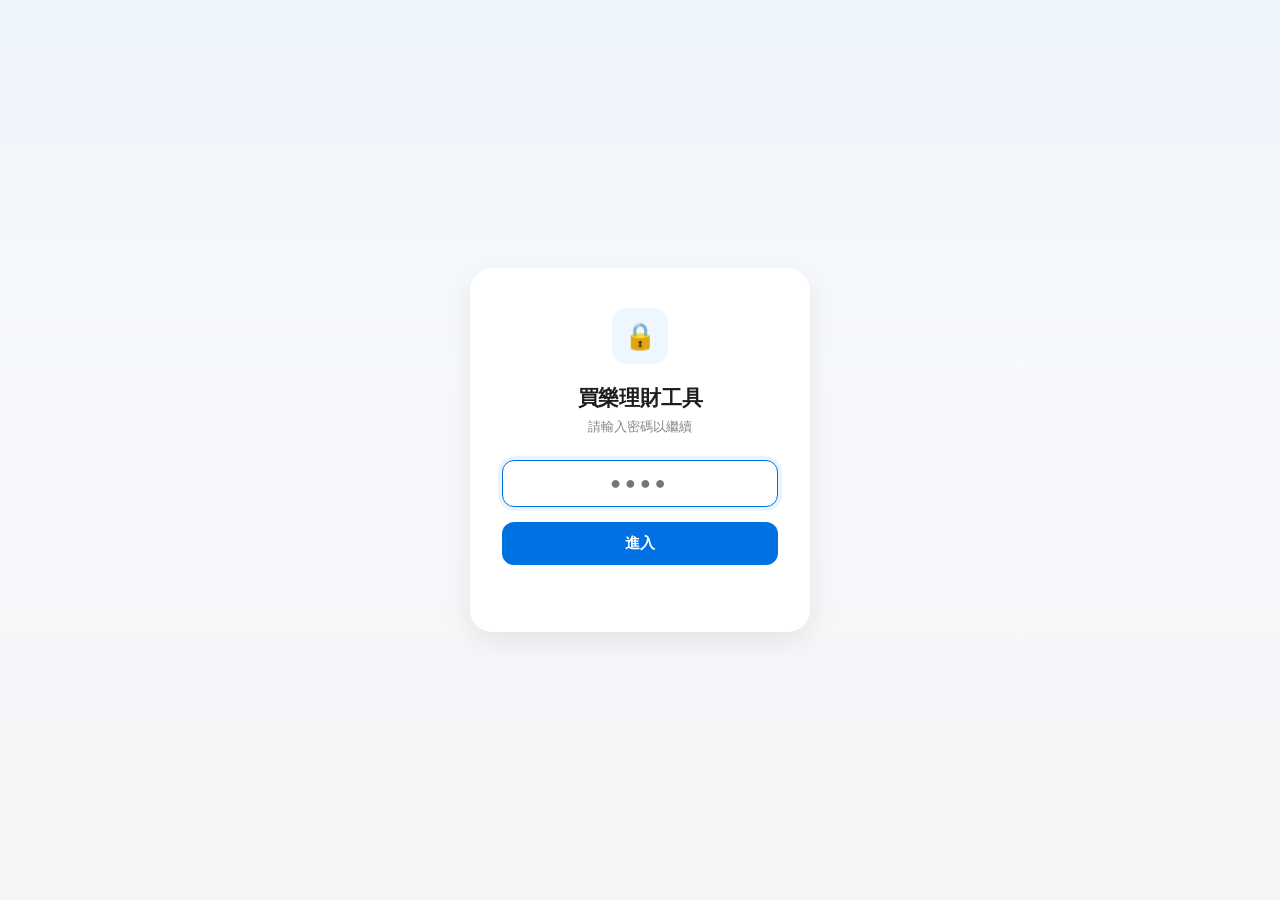
<file: index.html>
<!DOCTYPE html>
<html lang="zh-TW">
<head>
<meta charset="UTF-8">
<meta name="viewport" content="width=device-width, initial-scale=1.0">
<title>買樂保險理財</title>
<link rel="stylesheet" href="auth.css">
<style>
  *, *::before, *::after { box-sizing: border-box; margin: 0; padding: 0; }
  body { font-family: -apple-system, BlinkMacSystemFont, "PingFang TC", "Microsoft JhengHei", "Segoe UI", sans-serif; color: #0f172a; background: #ffffff; }
  a { text-decoration: none; }

  header { display: flex; align-items: center; justify-content: center; padding: 20px 40px; border-bottom: 1px solid #eef1f5; }
  .brand { display: flex; align-items: center; gap: 10px; }
  .avatar { width: 40px; height: 40px; border-radius: 50%; object-fit: cover; flex-shrink: 0; box-shadow: 0 1px 4px rgba(0,0,0,0.15); }
  .brand-name { font-size: 22px; font-weight: 700; color: #2563eb; white-space: nowrap; }

  .page-wrap { position: relative; overflow: hidden; background: linear-gradient(180deg, #eef6ff 0%, #f7fbff 45%, #ffffff 75%); min-height: calc(100vh - 81px); }
  .page-wrap svg.deco-top { position: absolute; top: -20px; right: -60px; width: 720px; max-width: 65%; opacity: 0.5; pointer-events: none; }
  .page-wrap svg.deco-bottom { position: absolute; bottom: -10px; left: -60px; width: 640px; max-width: 60%; opacity: 0.4; pointer-events: none; transform: scaleX(-1); }

  .main { position: relative; max-width: 900px; margin: 0 auto; padding: 72px 40px 40px; text-align: center; }
  .main h1 { font-size: 32px; font-weight: 800; color: #0f172a; margin-bottom: 14px; }
  .main p.desc { font-size: 15px; color: #64748b; margin-bottom: 48px; }

  .hub-grid { display: grid; grid-template-columns: 1fr 1fr; gap: 28px; text-align: left; }
  .hub-card {
    background: #fff; border-radius: 22px; padding: 36px 30px; box-shadow: 0 20px 45px -20px rgba(15,23,42,0.15);
    border: 1px solid #f1f5f9; display: flex; flex-direction: column; align-items: flex-start;
    transition: transform .15s, box-shadow .15s;
  }
  .hub-card:hover { transform: translateY(-2px); box-shadow: 0 24px 50px -18px rgba(15,23,42,0.2); }
  .hub-icon { width: 88px; height: 88px; border-radius: 22px; display: flex; align-items: center; justify-content: center; font-size: 44px; flex-shrink: 0; margin-bottom: 20px; align-self: center; }
  .hub-icon.blue { background: #e8f0ff; color: #2563eb; }
  .hub-icon.violet { background: #f3e8ff; color: #7c3aed; }
  .hub-card h3 { font-size: 20px; font-weight: 800; color: #0f172a; margin-bottom: 6px; }
  .hub-card p { font-size: 13.5px; color: #94a3b8; margin-bottom: 20px; line-height: 1.5; }
  .hub-btn {
    display: flex; align-items: center; justify-content: center; gap: 6px; width: 100%; padding: 13px;
    border-radius: 12px; font-size: 15px; font-weight: 700; color: #fff; margin-top: auto;
  }
  .hub-btn.blue { background: #2563eb; }
  .hub-btn.blue:hover { background: #1d4ed8; }
  .hub-btn.violet { background: #7c3aed; }
  .hub-btn.violet:hover { background: #6d28d9; }

  @media (max-width: 640px) {
    header { padding: 16px 20px; }
    .main { padding: 48px 20px 20px; }
    .main h1 { font-size: 24px; }
    .hub-grid { grid-template-columns: 1fr; }
  }
</style>
</head>
<body>
<script src="auth.js"></script>
<div id="main-content" style="display:none;">

<header>
  <div class="brand">
    <img class="avatar" src="avatar.png" alt="頭像">
    <div class="brand-name">買樂保險理財</div>
  </div>
</header>

<div class="page-wrap">
  <svg class="deco-top" viewBox="0 0 700 300" xmlns="http://www.w3.org/2000/svg">
    <polyline points="0,220 90,190 170,230 250,150 330,180 410,100 490,140 570,60 650,90 700,40" fill="none" stroke="#93c5fd" stroke-width="2.5"/>
    <g fill="#93c5fd">
      <circle cx="90" cy="190" r="4"/><circle cx="250" cy="150" r="4"/><circle cx="410" cy="100" r="4"/><circle cx="570" cy="60" r="4"/><circle cx="700" cy="40" r="5"/>
    </g>
  </svg>
  <svg class="deco-bottom" viewBox="0 0 700 300" xmlns="http://www.w3.org/2000/svg">
    <polyline points="0,220 90,190 170,230 250,150 330,180 410,100 490,140 570,60 650,90 700,40" fill="none" stroke="#7dd3c8" stroke-width="2.5"/>
    <g fill="#7dd3c8">
      <circle cx="90" cy="190" r="4"/><circle cx="250" cy="150" r="4"/><circle cx="410" cy="100" r="4"/><circle cx="570" cy="60" r="4"/><circle cx="700" cy="40" r="5"/>
    </g>
  </svg>

  <div class="main">
    <h1>選擇要開啟的系統</h1>
    <p class="desc">理財試算工具與建議書系統。</p>

    <div class="hub-grid">
      <a class="hub-card" href="tools.html">
        <div class="hub-icon blue">🧮</div>
        <h3>理財工具</h3>
        <p>配息計算機、定期定額、房產活化等理財試算工具。</p>
        <div class="hub-btn blue">開啟理財工具 ›</div>
      </a>

      <a class="hub-card" href="proposal.html">
        <div class="hub-icon violet">📋</div>
        <h3>建議書系統</h3>
        <p>各商品分類試算，產出符合官方範本的建議書。</p>
        <div class="hub-btn violet">開啟建議書系統 ›</div>
      </a>
    </div>
  </div>
</div>

</div>
</body>
</html>
</file>
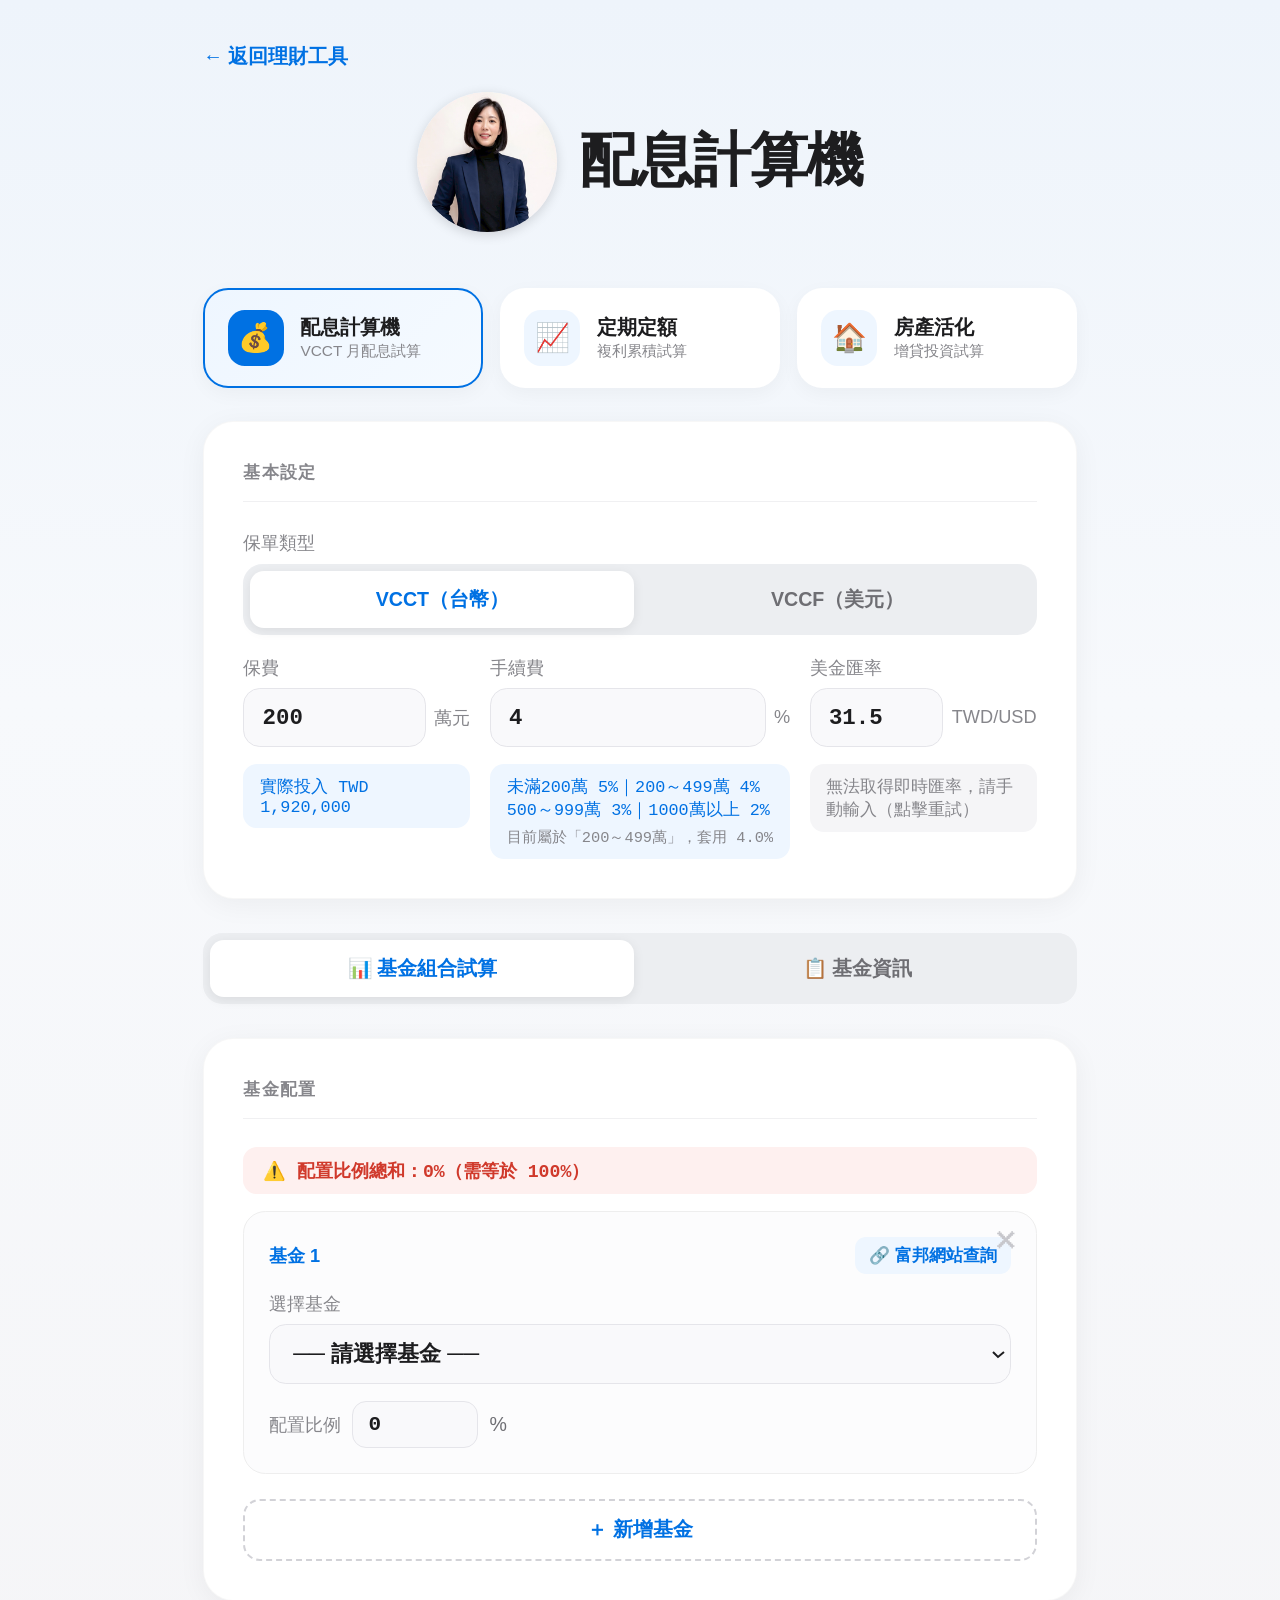
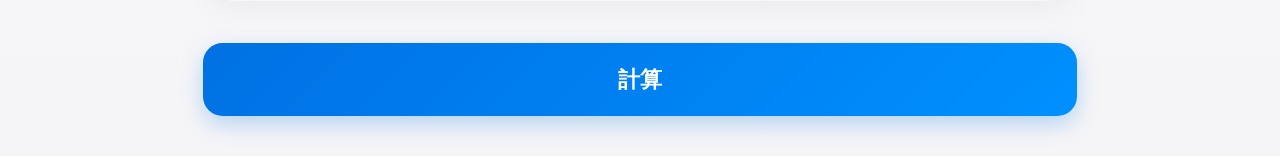
<file: calculator.html>
<!DOCTYPE html>
<html lang="zh-TW">
<head>
<meta charset="UTF-8">
<meta name="viewport" content="width=device-width, initial-scale=1.0">
<title>配息計算機</title>
<style>
  *, *::before, *::after { box-sizing: border-box; margin: 0; padding: 0; }
  body {
    font-family: -apple-system, BlinkMacSystemFont, "Segoe UI", sans-serif;
    background: linear-gradient(180deg, #eef4fb 0%, #f7f9fc 40%, #f5f5f7 100%);
    color: #1d1d1f;
    min-height: 100vh;
    padding: 2.5rem 1rem;
    font-size: 18px;
  }
  .container { width: 70%; max-width: 1100px; margin: 0 auto; zoom: 1.4; }
  @media (max-width: 768px) {
    .container { width: 100%; max-width: 100%; zoom: 1; }
    body { padding: 1.25rem 0.75rem; font-size: 16px; }
    .basic-settings-grid { grid-template-columns: 1fr !important; }
  }
  .back-link { display:inline-flex; align-items:center; gap:4px; margin-bottom:16px; font-size:14px; color:#0071e3; text-decoration:none; font-weight:600; }
  h1 { font-size: 2rem; font-weight: 700; margin-bottom: 6px; letter-spacing: -0.02em; }
  .subtitle { font-size: 14px; color: #86868b; margin-bottom: 2.5rem; }
  .nav-cards { display:flex; gap:12px; margin-bottom:1.5rem; }
  .nav-card {
    flex:1; background:#fff; border-radius:18px; padding:14px 16px;
    display:flex; align-items:center; gap:12px; text-decoration:none; color:#1d1d1f;
    box-shadow:0 4px 14px rgba(0,0,0,0.04); border:1.5px solid transparent; transition:all .15s;
  }
  .nav-card:hover { transform:translateY(-1px); box-shadow:0 6px 18px rgba(0,0,0,0.08); }
  .nav-card.active { border-color:#0071e3; background:linear-gradient(135deg,#eef6ff,#f5faff); }
  .nav-icon {
    width:40px; height:40px; border-radius:12px; display:flex; align-items:center;
    justify-content:center; font-size:20px; background:#eef6ff; flex-shrink:0;
  }
  .nav-card.active .nav-icon { background:#0071e3; }
  .nav-title { font-size:14px; font-weight:700; }
  .nav-sub { font-size:11px; color:#86868b; }
  .card {
    background: #fff;
    border-radius: 22px;
    padding: 1.75rem;
    margin-bottom: 1.5rem;
    box-shadow: 0 4px 20px rgba(0,0,0,0.05);
    border: 1px solid rgba(0,0,0,0.03);
  }
  .card h2 {
    font-size: 12px; font-weight: 700; color: #86868b;
    text-transform: uppercase; letter-spacing: 0.08em; margin-bottom: 1.25rem;
    padding-bottom: 0.75rem; border-bottom: 1px solid #f0f0f2;
  }
  .grid2 { display: grid; grid-template-columns: 1fr 1fr; gap: 14px; }
  .field { display: flex; flex-direction: column; gap: 6px; }
  .field label { font-size: 13px; color: #86868b; font-weight: 500; }
  .input-wrap { display: flex; align-items: center; gap: 6px; }
  .input-wrap input {
    font-size: 16px; font-weight: 600; padding: 11px 13px; border-radius: 12px;
    border: 1px solid #e5e5ea; background: #f9f9fb; color: #1d1d1f; flex: 1;
    transition: all 0.15s;
    font-family: "SF Mono", "SFMono-Regular", Menlo, Consolas, monospace;
    font-variant-numeric: tabular-nums;
  }
  .input-wrap input:focus { outline: none; border-color: #0071e3; background: #fff; box-shadow: 0 0 0 4px rgba(0,113,227,0.08); }
  .input-wrap .unit { font-size: 13px; color: #86868b; white-space: nowrap; }
  .field input, .field select {
    font-size: 16px; font-weight: 600; padding: 11px 13px; border-radius: 12px;
    border: 1px solid #e5e5ea; background: #f9f9fb; color: #1d1d1f; width: 100%;
    transition: all 0.15s;
    font-family: "SF Mono", "SFMono-Regular", Menlo, Consolas, monospace;
    font-variant-numeric: tabular-nums;
  }
  .field select { font-family: -apple-system, BlinkMacSystemFont, "Segoe UI", sans-serif; }
  .field input:focus, .field select:focus { outline: none; border-color: #0071e3; background: #fff; box-shadow: 0 0 0 4px rgba(0,113,227,0.08); }
  .fee-info {
    font-size: 12px; color: #0071e3; background: #eef6ff;
    border-radius: 10px; padding: 8px 12px; margin-top: 8px; font-weight: 500;
    font-family: "SF Mono", "SFMono-Regular", Menlo, Consolas, monospace;
    font-variant-numeric: tabular-nums;
  }
  #rate-info { background: #f5f5f7; color: #86868b; font-weight: 400; cursor: pointer; }
  #rate-info:hover { background: #eef6ff; color: #0071e3; }
  .mode-tabs { display: flex; gap: 8px; margin-bottom: 1.5rem; background: #eceef1; border-radius: 14px; padding: 5px; }
  .mode-tab {
    flex: 1; padding: 11px; border-radius: 10px; border: none; background: transparent;
    color: #6e6e73; font-size: 14px; font-weight: 600; cursor: pointer; text-align: center;
    transition: all 0.2s;
  }
  .mode-tab.active { background: #fff; color: #0071e3; box-shadow: 0 2px 8px rgba(0,0,0,0.08); }
  .mode-tab:hover:not(.active) { color: #1d1d1f; }
  .fund-block { border: 1px solid #eee; border-radius: 16px; padding: 1.1rem; margin-bottom: 12px; position: relative; background: #fcfcfd; }
  .fund-title { font-size: 13px; font-weight: 700; color: #0071e3; }
  .remove-btn { position: absolute; top: 12px; right: 12px; background: none; border: none; color: #c7c7cc; font-size: 18px; cursor: pointer; line-height: 1; }
  .remove-btn:hover { color: #ff3b30; }
  .fund-header { display: flex; align-items: center; justify-content: space-between; margin-bottom: 12px; }
  .fubon-link {
    display: inline-flex; align-items: center; gap: 4px; font-size: 12px; color: #0071e3;
    border: none; border-radius: 8px; padding: 5px 10px; background: #eef6ff;
    text-decoration: none; font-weight: 600;
  }
  .fubon-link:hover { background: #dcedff; }
  .ratio-row { display: flex; align-items: center; gap: 8px; margin-top: 12px; }
  .ratio-row label { font-size: 13px; color: #86868b; white-space: nowrap; font-weight: 500; }
  .ratio-inp {
    width: 90px; font-size: 15px; font-weight: 600; padding: 8px 11px; border-radius: 10px;
    border: 1px solid #e5e5ea; background: #f9f9fb; color: #1d1d1f;
    font-family: "SF Mono", "SFMono-Regular", Menlo, Consolas, monospace;
    font-variant-numeric: tabular-nums;
  }
  .ratio-inp:focus { outline: none; border-color: #0071e3; background: #fff; }
  .ratio-total {
    font-size: 13px; font-weight: 600; padding: 8px 14px; border-radius: 10px; margin-bottom: 12px; display: none;
    font-family: "SF Mono", "SFMono-Regular", Menlo, Consolas, monospace;
    font-variant-numeric: tabular-nums;
  }
  .ratio-total.ok  { background: #e8f8ee; color: #1a8a3c; display: block; }
  .ratio-total.err { background: #fef0ef; color: #d0392b; display: block; }
  .add-btn {
    width: 100%; padding: 11px; border-radius: 12px; border: 1.5px dashed #d2d2d7;
    background: none; color: #0071e3; font-size: 14px; font-weight: 600; cursor: pointer; margin-top: 6px;
  }
  .add-btn:hover { background: #eef6ff; border-color: #0071e3; }
  .calc-btn {
    width: 100%; padding: 15px; border-radius: 14px; border: none;
    background: linear-gradient(135deg, #0071e3, #0090ff);
    color: #fff; font-size: 16px; font-weight: 700; cursor: pointer; margin-top: 6px;
    box-shadow: 0 6px 16px rgba(0,113,227,0.25); transition: all 0.15s;
  }
  .calc-btn:hover { transform: translateY(-1px); box-shadow: 0 8px 20px rgba(0,113,227,0.32); }
  .results { display: none; }
  .results.show { display: block; }
  .metric-grid { display: grid; grid-template-columns: 1fr 1fr 1fr; gap: 12px; margin-bottom: 2rem; }
  .metric {
    background: linear-gradient(135deg, #eef6ff, #f5faff);
    border-radius: 16px; padding: 16px 14px; border: 1px solid #e0eeff;
    text-align: center;
  }
  .metric .m-label { font-size: 12px; color: #0071e3; margin-bottom: 6px; font-weight: 600; }
  .metric .m-val {
    font-size: 24px; font-weight: 800; color: #0071e3; letter-spacing: -0.02em;
    font-family: "SF Mono", "SFMono-Regular", Menlo, Consolas, monospace;
    font-variant-numeric: tabular-nums;
  }
  table { width: 100%; border-collapse: collapse; font-size: 14px; }
  th { text-align: center; padding: 10px 12px; font-size: 12px; color: #86868b; font-weight: 700; border-bottom: 2px solid #f0f0f2; }
  td {
    text-align: center;
    padding: 12px 10px; border-bottom: 1px solid #f5f5f7;
    font-family: "SF Mono", "SFMono-Regular", Menlo, Consolas, monospace;
    font-variant-numeric: tabular-nums;
  }
  tr:last-child td { border-bottom: none; }
  tr.sum-row { background: #eef6ff; font-weight: 700; border-radius: 10px; }
  tr.top-row { }
  tr.fund-row { cursor: pointer; }
  .col-twd { background: #e5e5ea; }
  tr.fund-row:hover { background: #f5f9ff; }
  .perf-arrow { display:inline-block; margin-left:10px; font-size:16px; color:#0071e3; transition: transform 0.2s; vertical-align:middle; position:relative; top:-3px; }
  .yield-cell { white-space: nowrap; }
  .perf-detail td { padding: 0; border-bottom: 1px solid #f5f5f7; }
  .perf-grid { display: flex; flex-wrap: nowrap; gap: 10px; padding: 14px 12px; background: #f9fafc; }
  .perf-item { flex: 1 1 0; min-width: 56px; text-align: center; }
  .perf-item .p-label { font-size: 10.5px; color: #86868b; margin-bottom: 3px; white-space: nowrap; }
  .perf-item .p-val { font-size: 12px; font-weight: 700; white-space: nowrap; }
  .perf-empty { padding: 12px; font-size: 12px; color: #86868b; text-align: center; }
  .combo-perf-card { margin-top: 0.75rem; padding-top: 0.75rem; border-top: 1px solid #f0f0f2; }
  .combo-perf-card h2 { border-bottom: none; padding-bottom: 0; margin-bottom: 2px; }
  .combo-perf-note { font-size: 12px; color: #86868b; margin-bottom: 12px; }
  .combo-perf-grid { display: grid; grid-template-columns: repeat(6, 1fr); gap: 18px 8px; background: #f9fafc; border-radius: 14px; padding: 16px 12px; }
  .combo-perf-grid .p-label { font-size: 14px; margin-bottom: 5px; }
  .combo-perf-grid .p-val { font-size: 19px; }
  @media (max-width: 640px) { .combo-perf-grid { grid-template-columns: repeat(4, 1fr); } }
  @media (max-width: 420px) { .combo-perf-grid { grid-template-columns: repeat(3, 1fr); } }
  .warn { background: #fff6dd; border-radius: 12px; padding: 12px 16px; font-size: 13px; color: #8a6404; margin-top: 10px; display: none; font-weight: 500; }
  .summary-row {
    margin-top: 12px; font-size: 13px; padding: 12px 14px; background: #f7f7f9; border-radius: 12px; color: #3a3a3c; line-height: 1.5;
    font-family: "SF Mono", "SFMono-Regular", Menlo, Consolas, monospace;
    font-variant-numeric: tabular-nums;
  }
  .section { display: none; }
  .section.active { display: block; }
  @media (max-width: 500px) {
    .grid2, .metric-grid { grid-template-columns: 1fr 1fr; }
    .metric-grid .metric:nth-child(3) { grid-column: 1 / -1; }
  }
</style>

</head>
<body>
<div class="container">
  <a class="back-link" href="tools.html">← 返回理財工具</a>
  <div style="display:flex; align-items:center; justify-content:center; gap:16px; margin-bottom: 2.5rem; text-align:left;">
    <img src="avatar.png" alt="頭像" style="width:100px; height:100px; border-radius:50%; box-shadow:0 2px 8px rgba(0,0,0,0.15); flex-shrink:0;">
    <div>
      <h1 style="margin-bottom:2px; font-size:2.6rem;">配息計算機</h1>
    </div>
  </div>

  <div class="nav-cards">
    <a href="calculator.html" class="nav-card active">
      <div class="nav-icon">💰</div>
      <div><div class="nav-title">配息計算機</div><div class="nav-sub">VCCT 月配息試算</div></div>
    </a>
    <a href="dca.html" class="nav-card">
      <div class="nav-icon">📈</div>
      <div><div class="nav-title">定期定額</div><div class="nav-sub">複利累積試算</div></div>
    </a>
    <a href="leverage.html" class="nav-card">
      <div class="nav-icon">🏠</div>
      <div><div class="nav-title">房產活化</div><div class="nav-sub">增貸投資試算</div></div>
    </a>
  </div>

  <div class="card">
    <h2>基本設定</h2>
    <div class="field" style="margin-bottom:14px;">
      <label>保單類型</label>
      <div class="mode-tabs" style="margin-bottom:0;">
        <button class="mode-tab active" id="tab-vcct" onclick="switchProduct('VCCT')">VCCT（台幣）</button>
        <button class="mode-tab" id="tab-vccf" onclick="switchProduct('VCCF')">VCCF（美元）</button>
      </div>
    </div>
    <div class="grid2 basic-settings-grid" style="grid-template-columns: 1fr 1fr 1fr;">
      <div class="field">
        <label>保費</label>
        <div class="input-wrap">
          <input type="number" id="premium" value="200" step="1" oninput="onPremiumChange()">
          <span class="unit" id="premium-unit">萬元</span>
        </div>
        <div class="fee-info" id="premium-info" style="margin-top:6px;"></div>
      </div>
      <div class="field">
        <label>手續費</label>
        <div class="input-wrap">
          <input type="number" id="feeRatePct" value="4" step="0.1" oninput="onFeeManualChange()">
          <span class="unit">%</span>
        </div>
        <div class="fee-info" id="fee-info" style="margin-top:6px;"></div>
      </div>
      <div class="field">
        <label>美金匯率</label>
        <div class="input-wrap">
          <input type="number" id="usdRate" value="31.5" step="0.1">
          <span class="unit">TWD/USD</span>
        </div>
        <div class="fee-info" id="rate-info" style="margin-top:6px;">載入即時匯率中…</div>
      </div>
    </div>
  </div>

  <div class="mode-tabs">
    <button class="mode-tab active" id="tab-alloc"   onclick="switchMode('alloc')">📊 基金組合試算</button>
    <button class="mode-tab"        id="tab-compare" onclick="switchMode('compare')">📋 基金資訊</button>
  </div>

  <!-- 基金組合試算 -->
  <div id="section-alloc" class="section active">
    <div class="card">
      <h2>基金配置</h2>
      <div id="ratio-total" class="ratio-total"></div>
      <div id="alloc-funds"></div>
      <button class="add-btn" onclick="addAllocFund()">＋ 新增基金</button>
      <div class="warn" id="alloc-warn"></div>
    </div>
    <button class="calc-btn" onclick="calcAlloc()">計算</button>
    <div class="results card" id="alloc-results" style="margin-top:1.25rem;">
      <h2>基金組合試算結果</h2>
      <div class="metric-grid" id="alloc-metrics"></div>
      <table>
        <thead><tr><th>排名</th><th>基金</th><th>配置</th><th>淨值</th><th>單位數</th><th>每單位分配金額</th><th>每月配息(USD)</th><th class="col-twd">每月配息(TWD)</th><th>每年配息(USD)</th><th class="col-twd">每年配息(TWD)</th><th>年化配息率</th></tr></thead>
        <tbody id="alloc-table"></tbody>
      </table>
      <div class="summary-row" id="alloc-summary"></div>
      <div class="combo-perf-card" id="alloc-perf" style="display:none;">
        <h2>組合含息報酬</h2>
        <div class="combo-perf-note">依配置比例加權，含息計算</div>
        <div class="perf-grid combo-perf-grid" id="alloc-perf-grid"></div>
      </div>
    </div>
  </div>

  <!-- 基金資訊 -->
  <div id="section-compare" class="section">
    <div class="results card show" id="compare-results" style="margin-top:0;">
      <div style="display:flex;align-items:center;justify-content:space-between;margin-bottom:1.25rem;padding-bottom:0.75rem;border-bottom:1px solid #f0f0f2;">
        <h2 style="font-size:22px;margin-bottom:0;padding-bottom:0;border-bottom:none;">基金資訊</h2>
        <a href="https://invest.fubonlife.com.tw/index.html" target="_blank" rel="noopener" style="font-size:14px;color:#0071e3;font-weight:600;text-decoration:none;">🔗 富邦投資型網站</a>
      </div>
      <div class="metric-grid" id="compare-metrics"></div>
      <div style="text-align:center;margin-bottom:1rem;">
        <button id="perf-toggle-all-btn" onclick="toggleAllPerf()" style="padding:8px 20px;border-radius:20px;border:1.5px solid #0071e3;background:#eef6ff;color:#0071e3;font-size:13px;font-weight:700;cursor:pointer;">🔽 一鍵展開全部績效</button>
      </div>
      <div style="overflow-x:auto; -webkit-overflow-scrolling:touch;">
      <table>
        <thead><tr><th>排名</th><th>基金</th><th>淨值</th><th>單位數</th><th>每單位分配金額</th><th>每月配息(USD)</th><th class="col-twd">每月配息(TWD)</th><th>每年配息(USD)</th><th class="col-twd">每年配息(TWD)</th><th>年化配息率</th></tr></thead>
        <tbody id="compare-table"></tbody>
      </table>
      </div>
      <div class="summary-row" id="compare-summary"></div>
      <div style="font-size:11px;color:#86868b;margin-top:8px;text-align:center;">點擊基金列可展開查看累積報酬率</div>
    </div>
  </div>
</div>

<script>
const PRESET_FUNDS = [
  { name:"JFP11", label:"JFP11｜摩根多重收益基金",  nav:69.09,  dist:0.597, perf:{"今年以來":"+2.13%","一個月":"-2.90%","三個月":"-5.28%","六個月":"-3.27%","一年":"+3.89%","二年":"+11.86%","三年":"+28.88%","五年":"+18.58%","成立以來":"N/A"} },
  { name:"ACC3",  label:"ACC3｜聯博多元資產收益組合-AI類型",          nav:8.68,   dist:0.075, perf:{"今年以來":"+0.91%","一個月":"-4.46%","三個月":"-6.59%","六個月":"-4.45%","一年":"+2.11%","二年":"+13.09%","三年":"+30.67%","五年":"+16.37%","成立以來":"+42.36%"} },
  { name:"IGB5",  label:"IGB5｜景順環球高評級企業債券",    nav:6.6931,   dist:0.051, perf:{"今年以來":"-1.68%","一個月":"+0.53%","三個月":"-1.10%","六個月":"-0.97%","一年":"-1.51%","二年":"+4.88%","三年":"+14.82%","五年":"-0.48%","成立以來":"+1.25%"} },
  { name:"FRP4",  label:"FRP4｜富蘭克林穩定月收益",        nav:9.58,   dist:0.067, perf:{"今年以來":"+5.32%","一個月":"-1.27%","三個月":"-2.70%","六個月":"-0.41%","一年":"+6.92%","二年":"+13.70%","三年":"+30.13%","五年":"+25.67%","成立以來":"+314.19%"} },
  { name:"DSP5",  label:"DSP5｜安聯收益成長(美元)",        nav:7.7458,   dist:0.06, perf:{"今年以來":"-1.78%","一個月":"-4.63%","三個月":"-7.57%","六個月":"-8.23%","一年":"-0.27%","二年":"+7.62%","三年":"+25.36%","五年":"+13.24%","成立以來":"+157.10%"} },
  { name:"SCP6",  label:"SCP6｜施羅德環球收益成長",        nav:125.6752, dist:1.084531, perf:{"今年以來":"+3.04%","一個月":"-5.65%","三個月":"-10.11%","六個月":"-7.50%","一年":"+6.15%","二年":"+23.08%","三年":"+42.06%","五年":"+27.80%","成立以來":"+67.96%"} },
  { name:"ESC1",  label:"ESC1｜瀚亞多重收益B類型-美元",          nav:7.7,   dist:0.07, perf:{"今年以來":"+2.71%","一個月":"-3.63%","三個月":"-5.95%","六個月":"-4.60%","一年":"+4.22%","二年":"+13.09%","三年":"+29.79%","五年":"+19.86%","成立以來":"+46.60%"} },
  { name:"MLE24", label:"MLE24｜貝萊德世界科技基金",       nav:15.41,  dist:0.162, perf:{"今年以來":"-1.86%","一個月":"-19.80%","三個月":"-23.23%","六個月":"-25.81%","一年":"+1.70%","二年":"+16.33%","三年":"+62.43%","五年":"N/A","成立以來":"+118.84%"} },
];

const PERF_ORDER = ['一週','一個月','本月','本季','三個月','六個月','九個月','一年','二年','三年','五年'];

let allocSeq = 0, compareSeq = 0;
let allocOrder = [], compareOrder = [];
let productType = 'VCCT'; // 'VCCT'（台幣保費）或 'VCCF'（美元保費）

// 切換保單類型：VCCT（台幣）／VCCF（美元，VCCT的美元版）
function switchProduct(type) {
  productType = type;
  document.getElementById('tab-vcct').classList.toggle('active', type==='VCCT');
  document.getElementById('tab-vccf').classList.toggle('active', type==='VCCF');
  document.getElementById('premium-unit').textContent = type==='VCCF' ? '萬美元' : '萬元';
  onPremiumChange();
}

// 內部預設級距（不顯示在畫面上，只用來自動帶出手續費%）
function getDefaultFeeRate(wan) {
  if (productType === 'VCCF') {
    const usd = wan * 10000; // 萬美元 → 實際美元
    if (usd >= 333300) return 2;
    if (usd >= 166600) return 3;
    if (usd >= 66600)  return 4;
    return 5;
  }
  if (wan >= 1000) return 2;
  if (wan >= 500)  return 3;
  if (wan >= 200)  return 4;
  return 5;
}

// 保費變動時：自動帶出對應級距的手續費%，並重新計算
function onPremiumChange() {
  const wan = parseFloat(document.getElementById('premium').value) || 0;
  document.getElementById('feeRatePct').value = getDefaultFeeRate(wan);
  updateFeeInfo();
  calcCompare();
}

// 手動修改手續費%時：直接採用手動輸入的值，不覆蓋
function onFeeManualChange() {
  updateFeeInfo();
  calcCompare();
}

function updateFeeInfo() {
  const wan = parseFloat(document.getElementById('premium').value) || 0;
  const rate = (parseFloat(document.getElementById('feeRatePct').value) || 0) / 100;
  if (productType === 'VCCF') {
    const usdAmt = wan * 10000;
    const effective = usdAmt * (1 - rate);
    const tier = usdAmt >= 333300 ? '333,300美元以上'
               : usdAmt >= 166600 ? '166,600～333,299美元'
               : usdAmt >= 66600  ? '66,600～166,599美元'
               : '未滿66,600美元';
    document.getElementById('premium-info').textContent = `實際投入 USD ${fmt(effective,2)}`;
    document.getElementById('fee-info').innerHTML =
      `未滿66,600美元 5%<br>66,600～166,599美元 4%<br>166,600～333,299美元 3%<br>333,300美元以上 2%` +
      `<div style="color:#86868b;font-weight:400;margin-top:4px;font-size:11px;white-space:nowrap;overflow:hidden;text-overflow:ellipsis;" title="目前屬於「${tier}」，套用 ${(rate*100).toFixed(1)}%">` +
      `目前屬於「${tier}」，套用 ${(rate*100).toFixed(1)}%` +
      `</div>`;
    return;
  }
  const effective = wan * 10000 * (1 - rate);
  const tier = wan >= 1000 ? '1000萬以上'
             : wan >= 500  ? '500～999萬'
             : wan >= 200  ? '200～499萬'
             : '未滿200萬';
  document.getElementById('premium-info').textContent = `實際投入 TWD ${fmt(effective)}`;
  document.getElementById('fee-info').innerHTML =
    `未滿200萬 5%｜200～499萬 4%<br>500～999萬 3%｜1000萬以上 2%` +
    `<div style="color:#86868b;font-weight:400;margin-top:4px;font-size:11px;white-space:nowrap;overflow:hidden;text-overflow:ellipsis;" title="目前屬於「${tier}」，套用 ${(rate*100).toFixed(1)}%">` +
    `目前屬於「${tier}」，套用 ${(rate*100).toFixed(1)}%` +
    `</div>`;
}

// 供計算函式呼叫，取得目前手續費率（不論是自動帶出或手動輸入）
function getFeeRate(wan) {
  return (parseFloat(document.getElementById('feeRatePct').value) || 0) / 100;
}

function updateFeeRate() { updateFeeInfo(); }

async function fetchLiveRate() {
  const info = document.getElementById('rate-info');
  if (!info) return;
  info.textContent = '載入即時匯率中…';
  try {
    const res = await fetch('https://open.er-api.com/v6/latest/USD');
    const data = await res.json();
    const twd = data.rates && data.rates.TWD;
    if (twd) {
      document.getElementById('usdRate').value = twd.toFixed(3);
      const now = new Date();
      const mm = String(now.getMonth()+1).padStart(2,'0');
      const dd = String(now.getDate()).padStart(2,'0');
      info.textContent = `${mm}/${dd} 匯率 ${twd.toFixed(3)}`;
      calcCompare();
    } else {
      info.textContent = '無法取得即時匯率，請手動輸入（點擊重試）';
    }
  } catch (e) {
    info.textContent = '無法取得即時匯率，請手動輸入（點擊重試）';
  }
}
document.addEventListener('DOMContentLoaded', () => {
  const el = document.getElementById('rate-info');
  if (el) el.addEventListener('click', fetchLiveRate);
});

function switchMode(mode) {
  ['alloc','compare'].forEach(m => {
    document.getElementById('tab-'+m).classList.toggle('active', m===mode);
    document.getElementById('section-'+m).classList.toggle('active', m===mode);
  });
}

function buildOptions() {
  let o = '<option value="">── 請選擇基金 ──</option>';
  PRESET_FUNDS.forEach((f,i) => { o += `<option value="${i}">${f.label}</option>`; });
  o += '<option value="custom">── 自訂輸入 ──</option>';
  return o;
}

function onSelChange(id) {
  const val = document.getElementById('sel-'+id).value;
  document.getElementById('custom-'+id).style.display = val==='custom' ? 'block' : 'none';
}

function makeFundBlock(id, num, withRatio) {
  const div = document.createElement('div');
  div.className = 'fund-block';
  div.id = 'fund-'+id;
  div.innerHTML = `
    <div class="fund-header">
      <div class="fund-title">基金 ${num}</div>
      <a class="fubon-link" href="https://invest.fubonlife.com.tw/index.html" target="_blank">🔗 富邦網站查詢</a>
    </div>
    <button class="remove-btn" onclick="removeFund('${id}','${withRatio?'alloc':'compare'}')">✕</button>
    <div class="field" style="margin-bottom:10px;">
      <label>選擇基金</label>
      <select id="sel-${id}" onchange="onSelChange('${id}')">
        ${buildOptions()}
      </select>
    </div>
    <div id="custom-${id}" style="display:none;">
      <div class="grid2" style="margin-bottom:8px;">
        <div class="field"><label>基金名稱</label><input type="text" id="name-${id}" placeholder="例：JFP11"></div>
        <div class="field"><label>基金單位淨值（美金）</label><input type="number" id="nav-${id}" placeholder="例：74.73" step="0.0001"></div>
      </div>
      <div class="field" style="margin-bottom:8px;">
        <label>每單位分配金額（美金）</label>
        <input type="number" id="dist-${id}" placeholder="例：0.693" step="0.0001">
      </div>
    </div>
    ${withRatio ? `
    <div class="ratio-row">
      <label>配置比例</label>
      <input class="ratio-inp" type="number" id="ratio-${id}" value="0" min="0" max="100" step="1" oninput="updateRatioTotal()">
      <span style="font-size:14px;color:#6e6e73;">%</span>
    </div>` : ''}
  `;
  return div;
}

function removeFund(id, mode) {
  document.getElementById('fund-'+id).remove();
  if (mode === 'alloc') {
    allocOrder = allocOrder.filter(x => x !== id);
    renumberFunds(allocOrder, 'alloc');
    updateRatioTotal();
  } else {
    compareOrder = compareOrder.filter(x => x !== id);
    renumberFunds(compareOrder, 'compare');
  }
}

function renumberFunds(order, mode) {
  order.forEach((id, i) => {
    const titleEl = document.querySelector('#fund-'+id+' .fund-title');
    if (titleEl) titleEl.textContent = '基金 ' + (i+1);
  });
}

function addAllocFund() {
  allocSeq++;
  const id = 'a' + allocSeq;
  allocOrder.push(id);
  const num = allocOrder.length;
  const div = makeFundBlock(id, num, true);
  document.getElementById('alloc-funds').appendChild(div);
  updateRatioTotal();
}

function addCompareFund() {
  compareSeq++;
  const id = 'c' + compareSeq;
  compareOrder.push(id);
  const num = compareOrder.length;
  const div = makeFundBlock(id, num, false);
  document.getElementById('compare-funds').appendChild(div);
}

function updateRatioTotal() {
  const inputs = document.querySelectorAll('.ratio-inp');
  let total = 0;
  inputs.forEach(i => { total += parseFloat(i.value) || 0; });
  const el = document.getElementById('ratio-total');
  if (!inputs.length) { el.className = 'ratio-total'; return; }
  if (Math.abs(total - 100) < 0.01) {
    el.className = 'ratio-total ok';
    el.textContent = `✅ 配置比例總和：${total}%（正確）`;
  } else {
    el.className = 'ratio-total err';
    el.textContent = `⚠️ 配置比例總和：${total}%（需等於 100%）`;
  }
}

function getFundData(id) {
  const val  = document.getElementById('sel-'+id).value;
  const ratioEl = document.getElementById('ratio-'+id);
  const ratio = ratioEl ? (parseFloat(ratioEl.value) || 0) : 0;
  if (val === 'custom' || val === '') {
    return {
      name:  (document.getElementById('name-'+id)||{}).value || '基金'+id,
      nav:   parseFloat((document.getElementById('nav-'+id)||{}).value),
      dist:  parseFloat((document.getElementById('dist-'+id)||{}).value),
      ratio,
      perf: null
    };
  }
  const f = PRESET_FUNDS[parseInt(val)];
  return { name: f.name, nav: f.nav, dist: f.dist, ratio, perf: f.perf || null };
}

// 依配置比例加權組合各期間含息報酬率（跟基金資訊頁展開的個別基金績效用同一套 PERF_ORDER 排序）。
// 只有在「所有」被選入的基金都有該期間的有效數值時才計算，缺資料（自訂基金、N/A）一律顯示為－。
function computeComboPerf(items) {
  if (!items.some(r => r.perf)) return {};
  const totalRatio = items.reduce((s,r) => s + r.ratio, 0) || 100;
  const combo = {};
  PERF_ORDER.forEach(period => {
    let sum = 0, ok = true;
    items.forEach(r => {
      const raw = r.perf ? r.perf[period] : undefined;
      const v = raw == null ? NaN : parseFloat(String(raw).replace('%',''));
      if (raw === undefined || raw === 'N/A' || isNaN(v)) { ok = false; return; }
      sum += v * (r.ratio / totalRatio);
    });
    combo[period] = ok ? sum : null;
  });
  return combo;
}

function renderComboPerf(elId, gridId, items) {
  const combo = computeComboPerf(items);
  const periods = Object.keys(combo);
  const card = document.getElementById(elId);
  if (!periods.length) { card.style.display = 'none'; return; }
  const grid = document.getElementById(gridId);
  grid.innerHTML = periods.map(p => {
    const v = combo[p];
    let color = '#c7c7cc', text = '－';
    if (v !== null) {
      color = v > 0 ? '#d0392b' : (v < 0 ? '#1a8a3c' : '#1d1d1f');
      text = (v > 0 ? '+' : '') + v.toFixed(2) + '%';
    }
    return `<div class="perf-item"><div class="p-label">${p}</div><div class="p-val" style="color:${color};">${text}</div></div>`;
  }).join('');
  card.style.display = 'block';
}

function showWarn(el, msg) { el.style.display='block'; el.textContent=msg; }
function fmt(n, dec=0) { return n.toLocaleString('zh-TW',{minimumFractionDigits:dec,maximumFractionDigits:dec}); }

function calcAlloc() {
  const wan  = parseFloat(document.getElementById('premium').value) || 0;
  const rate = getFeeRate(wan);
  const usdR = parseFloat(document.getElementById('usdRate').value) || 0;
  const warn = document.getElementById('alloc-warn');
  if (!allocOrder.length) { showWarn(warn,'請新增至少一檔基金。'); return; }

  let totalRatio = 0;
  allocOrder.forEach(id => { totalRatio += parseFloat((document.getElementById('ratio-'+id)||{}).value)||0; });
  if (Math.abs(totalRatio-100)>0.01) { showWarn(warn,`配置比例總和 ${totalRatio}%，需等於 100%。`); return; }
  warn.style.display='none';
  document.getElementById('alloc-perf').style.display='none';

  const isUsd = productType === 'VCCF';
  const premNative = wan * 10000;               // VCCT: TWD保費｜VCCF: USD保費
  const effNative  = premNative*(1-rate);        // 保費幣別下的實際投入金額
  const effUsd     = isUsd ? effNative : effNative/usdR; // 換算為美元，供買基金單位數用

  const results = [];
  for (const id of allocOrder) {
    const {name,nav,dist,ratio,perf} = getFundData(id);
    if (!nav||!dist) { showWarn(warn,`「${name}」淨值或分配金額未填寫。`); return; }
    if (!ratio)      { showWarn(warn,`「${name}」配置比例為 0。`); return; }
    const allocUsd    = effUsd*(ratio/100);
    const allocNative = effNative*(ratio/100);
    const units = allocUsd/nav;
    const mUsd  = units*dist;
    const mTwd  = mUsd*usdR;
    const yUsd  = mUsd*12;
    const yTwd  = mTwd*12;
    const yNative = isUsd ? yUsd : yTwd;
    results.push({name,nav,dist,ratio,units,mTwd,mUsd,yTwd,yUsd,yieldR:(yNative/allocNative)*100,perf});
  }
  renderComboPerf('alloc-perf', 'alloc-perf-grid', results);

  results.sort((a,b)=>b.yieldR-a.yieldR);
  const medals=['🥇','🥈','🥉'];
  const tbody=document.getElementById('alloc-table');
  tbody.innerHTML='';
  let sumM=0, sumMUsd=0, sumY=0, sumYUsd=0;
  results.forEach((r,i)=>{
    sumM+=r.mTwd; sumMUsd+=r.mUsd; sumY+=r.yTwd; sumYUsd+=r.yUsd;
    tbody.innerHTML+=`<tr><td>${medals[i]||(i+1)+'.'}</td><td>${r.name}</td><td>${r.ratio}%</td><td>${fmt(r.nav,4)}</td><td>${fmt(r.units,2)}</td><td>${fmt(r.dist,4)}</td><td>USD ${fmt(r.mUsd,2)}</td><td class="col-twd">TWD ${fmt(Math.round(r.mTwd))}</td><td>USD ${fmt(r.yUsd,2)}</td><td class="col-twd">TWD ${fmt(Math.round(r.yTwd))}</td><td class="yield-cell">${r.yieldR.toFixed(2)}%</td></tr>`;
  });
  const sumYNative = isUsd ? sumYUsd : sumY;
  tbody.innerHTML+=`<tr class="sum-row"><td colspan="2">合計</td><td>100%</td><td colspan="3"></td><td>USD ${fmt(sumMUsd,2)}</td><td class="col-twd">TWD ${fmt(Math.round(sumM))}</td><td>USD ${fmt(sumYUsd,2)}</td><td class="col-twd">TWD ${fmt(Math.round(sumY))}</td><td class="yield-cell">${((sumYNative/effNative)*100).toFixed(2)}%</td></tr>`;

  document.getElementById('alloc-metrics').innerHTML=`
    <div class="metric"><div class="m-label">💰 手續費率</div><div class="m-val">${(rate*100).toFixed(1)}%</div></div>
    <div class="metric"><div class="m-label">📅 每月總配息</div><div class="m-val">${isUsd ? 'USD '+fmt(sumMUsd,2) : 'TWD '+fmt(Math.round(sumM))}</div></div>
    <div class="metric"><div class="m-label">📈 綜合年化報酬</div><div class="m-val">${((sumYNative/effNative)*100).toFixed(2)}%</div></div>
  `;
  document.getElementById('alloc-summary').textContent = isUsd
    ? `實際投入 USD ${fmt(effNative,2)}（保費 ${wan} 萬美元 扣除手續費 USD ${fmt(premNative*rate,2)}）｜每年配息 USD ${fmt(sumYUsd,2)}`
    : `實際投入 TWD ${fmt(Math.round(effNative))}（保費 ${wan} 萬 扣除手續費 TWD ${fmt(Math.round(premNative*rate))}）｜每年配息 TWD ${fmt(Math.round(sumY))}`;
  document.getElementById('alloc-results').classList.add('show');
  document.getElementById('alloc-results').scrollIntoView({behavior:'smooth'});
}

function renderPerf(perf) {
  if (!perf || !Object.keys(perf).length) {
    return '<div class="perf-empty">尚無績效資料</div>';
  }
  let html = '<div class="perf-grid">';
  PERF_ORDER.forEach(k => {
    if (perf[k] === undefined || perf[k] === null || perf[k] === '') return;
    const v = perf[k];
    const num = parseFloat(String(v).replace('%',''));
    const color = isNaN(num) ? '#1d1d1f' : (num > 0 ? '#d0392b' : num < 0 ? '#1a8a3c' : '#1d1d1f');
    html += `<div class="perf-item"><div class="p-label">${k}</div><div class="p-val" style="color:${color};">${v}</div></div>`;
  });
  html += '</div>';
  return html;
}

function togglePerf(idx) {
  const row = document.getElementById('perf-row-'+idx);
  const arrow = document.getElementById('perf-arrow-'+idx);
  if (!row) return;
  const willShow = row.style.display === 'none';
  row.style.display = willShow ? 'table-row' : 'none';
  if (arrow) arrow.textContent = willShow ? '▲' : '▼';
}

let allPerfExpanded = false;
function toggleAllPerf() {
  allPerfExpanded = !allPerfExpanded;
  document.querySelectorAll('#compare-table .perf-detail').forEach(row => {
    row.style.display = allPerfExpanded ? 'table-row' : 'none';
  });
  document.querySelectorAll('#compare-table .perf-arrow').forEach(arrow => {
    arrow.textContent = allPerfExpanded ? '▲' : '▼';
  });
  const btn = document.getElementById('perf-toggle-all-btn');
  if (btn) btn.textContent = allPerfExpanded ? '🔼 一鍵收合全部績效' : '🔽 一鍵展開全部績效';
}

function calcCompare() {
  const wan  = parseFloat(document.getElementById('premium').value) || 0;
  const rate = getFeeRate(wan);
  const usdR = parseFloat(document.getElementById('usdRate').value) || 0;
  if (!usdR) return;

  const isUsd = productType === 'VCCF';
  const premNative = wan * 10000;
  const effNative  = premNative*(1-rate);
  const effUsd     = isUsd ? effNative : effNative/usdR;

  const results = [];
  for (const f of PRESET_FUNDS) {
    const {name,nav,dist,perf} = f;
    const units = effUsd/nav;
    const mUsd = units*dist;
    const mTwd = mUsd*usdR;
    const yUsd = mUsd*12;
    const yTwd = mTwd*12;
    const yNative = isUsd ? yUsd : yTwd;
    results.push({name,nav,dist,units,mTwd,mUsd,yTwd,yUsd,yieldR:(yNative/effNative)*100,perf});
  }

  results.sort((a,b)=>b.yieldR-a.yieldR);
  const medals=['🥇','🥈','🥉'];
  const tbody=document.getElementById('compare-table');
  tbody.innerHTML='';
  results.forEach((r,i)=>{
    tbody.innerHTML+=`<tr class="fund-row${i===0?' top-row':''}" onclick="togglePerf(${i})"><td>${medals[i]||(i+1)+'.'}</td><td>${r.name}</td><td>${fmt(r.nav,4)}</td><td>${fmt(r.units,2)}</td><td>${fmt(r.dist,4)}</td><td>USD ${fmt(r.mUsd,2)}</td><td class="col-twd">TWD ${fmt(Math.round(r.mTwd))}</td><td>USD ${fmt(r.yUsd,2)}</td><td class="col-twd">TWD ${fmt(Math.round(r.yTwd))}</td><td class="yield-cell">${r.yieldR.toFixed(2)}% <span class="perf-arrow" id="perf-arrow-${i}">▼</span></td></tr>`;
    tbody.innerHTML+=`<tr class="perf-detail" id="perf-row-${i}" style="display:none;"><td colspan="10">${renderPerf(r.perf)}</td></tr>`;
  });

  const best=results[0], worst=results[results.length-1];
  document.getElementById('compare-metrics').innerHTML=`
    <div class="metric"><div class="m-label">🏆 最高月配息</div><div class="m-val">${isUsd ? 'USD '+fmt(best.mUsd,2) : 'TWD '+fmt(Math.round(best.mTwd))}</div></div>
    <div class="metric"><div class="m-label">📈 最高年化報酬率</div><div class="m-val">${best.yieldR.toFixed(2)}%</div></div>
    <div class="metric"><div class="m-label">💡 最高 vs 最低差</div><div class="m-val">${isUsd ? 'USD '+fmt(best.mUsd-worst.mUsd,2) : 'TWD '+fmt(Math.round(best.mTwd-worst.mTwd))}/月</div></div>
  `;
  document.getElementById('compare-summary').textContent = isUsd
    ? `相同保費 ${wan} 萬美元（手續費 ${(rate*100).toFixed(1)}%，實際投入 USD ${fmt(effNative,2)}）下各基金每月配息差異`
    : `相同保費 ${wan} 萬（手續費 ${(rate*100).toFixed(1)}%，實際投入 TWD ${fmt(Math.round(effNative))}）下各基金每月配息差異`;
}

// 預設載入
addAllocFund();
onPremiumChange();
fetchLiveRate();
calcCompare();
</script>
</body>
</html>
</file>
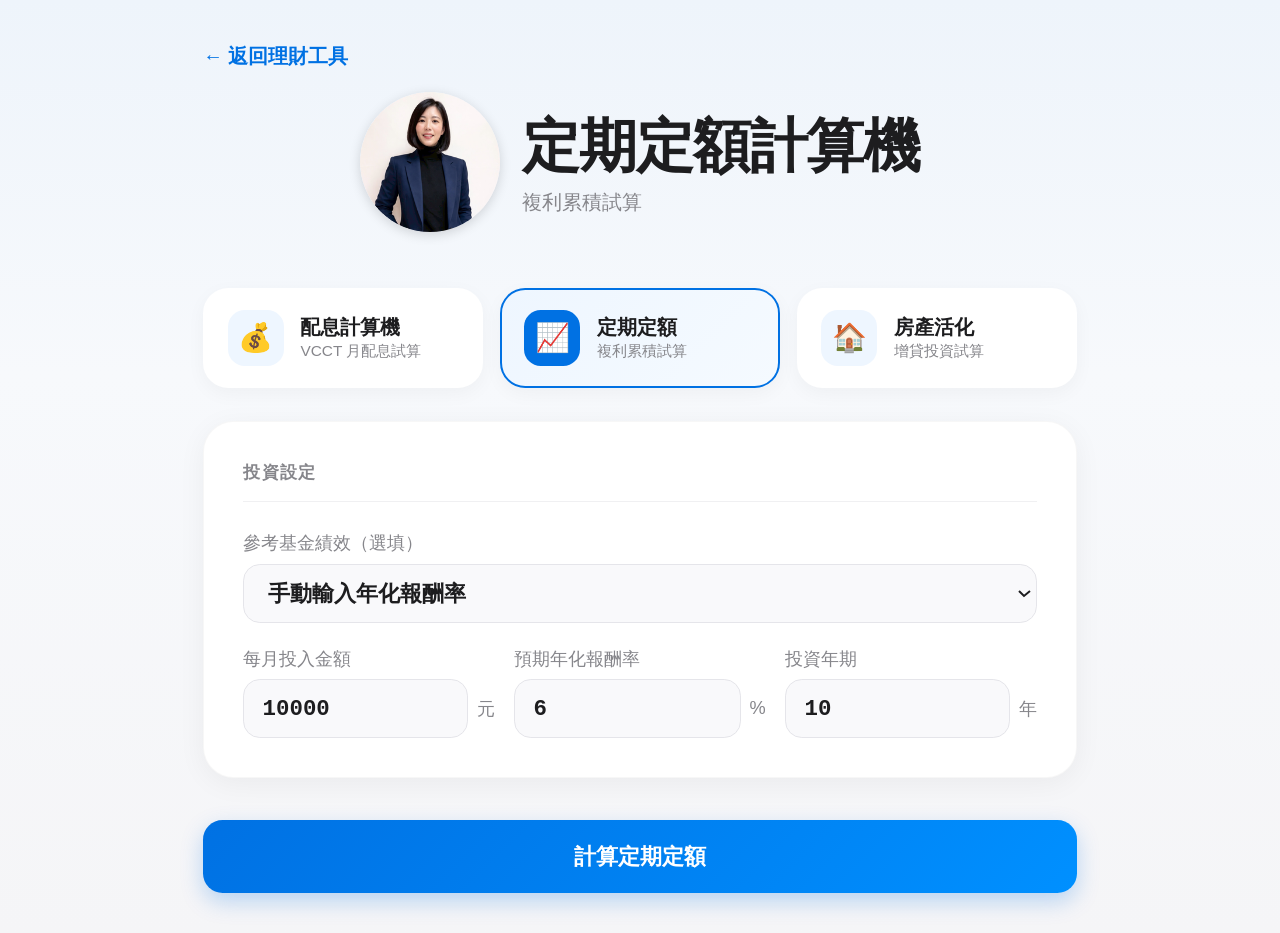
<file: dca.html>
<!DOCTYPE html>
<html lang="zh-TW">
<head>
<meta charset="UTF-8">
<meta name="viewport" content="width=device-width, initial-scale=1.0">
<title>定期定額計算機</title>
<style>
  *, *::before, *::after { box-sizing: border-box; margin: 0; padding: 0; }
  body {
    font-family: -apple-system, BlinkMacSystemFont, "Segoe UI", sans-serif;
    background: linear-gradient(180deg, #eef4fb 0%, #f7f9fc 40%, #f5f5f7 100%);
    color: #1d1d1f; min-height: 100vh; padding: 2.5rem 1rem;
    font-size: 18px;
  }
  .container { width: 70%; max-width: 1100px; margin: 0 auto; zoom: 1.4; }
  @media (max-width: 768px) {
    .container { width: 100%; max-width: 100%; zoom: 1; }
    body { padding: 1.25rem 0.75rem; font-size: 16px; }
    .basic-settings-grid { grid-template-columns: 1fr !important; }
  }
  .back-link { display:inline-flex; align-items:center; gap:4px; margin-bottom:16px; font-size:14px; color:#0071e3; text-decoration:none; font-weight:600; }
  h1 { font-size: 2rem; font-weight: 700; margin-bottom: 6px; letter-spacing: -0.02em; }
  .subtitle { font-size: 14px; color: #86868b; margin-bottom: 2.5rem; }
  .nav-cards { display:flex; gap:12px; margin-bottom:1.5rem; }
  .nav-card {
    flex:1; background:#fff; border-radius:18px; padding:14px 16px;
    display:flex; align-items:center; gap:12px; text-decoration:none; color:#1d1d1f;
    box-shadow:0 4px 14px rgba(0,0,0,0.04); border:1.5px solid transparent; transition:all .15s;
  }
  .nav-card:hover { transform:translateY(-1px); box-shadow:0 6px 18px rgba(0,0,0,0.08); }
  .nav-card.active { border-color:#0071e3; background:linear-gradient(135deg,#eef6ff,#f5faff); }
  .nav-icon {
    width:40px; height:40px; border-radius:12px; display:flex; align-items:center;
    justify-content:center; font-size:20px; background:#eef6ff; flex-shrink:0;
  }
  .nav-card.active .nav-icon { background:#0071e3; }
  .nav-title { font-size:14px; font-weight:700; }
  .nav-sub { font-size:11px; color:#86868b; }
  .card {
    background: #fff; border-radius: 22px; padding: 1.75rem; margin-bottom: 1.5rem;
    box-shadow: 0 4px 20px rgba(0,0,0,0.05); border: 1px solid rgba(0,0,0,0.03);
  }
  .card h2 {
    font-size: 12px; font-weight: 700; color: #86868b; text-transform: uppercase;
    letter-spacing: 0.08em; margin-bottom: 1.25rem; padding-bottom: 0.75rem; border-bottom: 1px solid #f0f0f2;
  }
  .grid3 { display: grid; grid-template-columns: 1fr 1fr 1fr; gap: 14px; }
  .grid3 .input-wrap input { min-width: 0; width: 100%; }
  .field { display: flex; flex-direction: column; gap: 6px; }
  .field label { font-size: 13px; color: #86868b; font-weight: 500; }
  .input-wrap { display: flex; align-items: center; gap: 6px; }
  .input-wrap input {
    font-size: 16px; font-weight: 600; padding: 11px 13px; border-radius: 12px;
    border: 1px solid #e5e5ea; background: #f9f9fb; color: #1d1d1f; flex: 1;
    font-family: "SF Mono", "SFMono-Regular", Menlo, Consolas, monospace;
    font-variant-numeric: tabular-nums;
  }
  .input-wrap input:focus { outline: none; border-color: #0071e3; background: #fff; box-shadow: 0 0 0 4px rgba(0,113,227,0.08); }
  .input-wrap .unit { font-size: 13px; color: #86868b; white-space: nowrap; }
  .field select {
    font-size: 16px; font-weight: 600; padding: 11px 13px; border-radius: 12px;
    border: 1px solid #e5e5ea; background: #f9f9fb; color: #1d1d1f; width: 100%;
    font-family: -apple-system, BlinkMacSystemFont, "Segoe UI", sans-serif;
    transition: all 0.15s;
  }
  .field select:focus { outline: none; border-color: #0071e3; background: #fff; box-shadow: 0 0 0 4px rgba(0,113,227,0.08); }
  .calc-btn {
    width: 100%; padding: 15px; border-radius: 14px; border: none;
    background: linear-gradient(135deg, #0071e3, #0090ff);
    color: #fff; font-size: 16px; font-weight: 700; cursor: pointer; margin-top: 6px;
    box-shadow: 0 6px 16px rgba(0,113,227,0.25); transition: all 0.15s;
  }
  .calc-btn:hover { transform: translateY(-1px); box-shadow: 0 8px 20px rgba(0,113,227,0.32); }
  .metric-grid { display: grid; grid-template-columns: 1fr 1fr 1fr; gap: 12px; margin-bottom: 1.25rem; }
  .metric {
    background: linear-gradient(135deg, #eef6ff, #f5faff); border-radius: 16px;
    padding: 16px 14px; border: 1px solid #e0eeff; text-align: center;
  }
  .metric .m-label { font-size: 12px; color: #0071e3; margin-bottom: 6px; font-weight: 600; }
  .metric .m-val {
    font-size: 22px; font-weight: 800; color: #0071e3; letter-spacing: -0.02em;
    font-family: "SF Mono", "SFMono-Regular", Menlo, Consolas, monospace;
    font-variant-numeric: tabular-nums;
  }
  table { width: 100%; border-collapse: collapse; font-size: 14px; }
  th { text-align: left; padding: 10px 12px; font-size: 12px; color: #86868b; font-weight: 700; border-bottom: 2px solid #f0f0f2; }
  td {
    padding: 12px 10px; border-bottom: 1px solid #f5f5f7;
    font-family: "SF Mono", "SFMono-Regular", Menlo, Consolas, monospace;
    font-variant-numeric: tabular-nums;
  }
  tr:last-child td { border-bottom: none; }
  tr.sum-row { background: #eef6ff; font-weight: 700; }
  .results { display: none; }
  .results.show { display: block; }
  @media (max-width: 500px) { .grid3, .metric-grid { grid-template-columns: 1fr 1fr; } }
</style>
</head>
<body>
<div class="container">
  <a class="back-link" href="tools.html">← 返回理財工具</a>
  <div style="display:flex; align-items:center; justify-content:center; gap:16px; margin-bottom: 2.5rem; text-align:left;">
    <img src="avatar.png" alt="頭像" style="width:100px; height:100px; border-radius:50%; box-shadow:0 2px 8px rgba(0,0,0,0.15); flex-shrink:0;">
    <div>
      <h1 style="margin-bottom:2px; font-size:2.6rem;">定期定額計算機</h1>
      <p class="subtitle" style="margin-bottom:0;">複利累積試算</p>
    </div>
  </div>

  <div class="nav-cards">
    <a href="calculator.html" class="nav-card">
      <div class="nav-icon">💰</div>
      <div><div class="nav-title">配息計算機</div><div class="nav-sub">VCCT 月配息試算</div></div>
    </a>
    <a href="dca.html" class="nav-card active">
      <div class="nav-icon">📈</div>
      <div><div class="nav-title">定期定額</div><div class="nav-sub">複利累積試算</div></div>
    </a>
    <a href="leverage.html" class="nav-card">
      <div class="nav-icon">🏠</div>
      <div><div class="nav-title">房產活化</div><div class="nav-sub">增貸投資試算</div></div>
    </a>
  </div>

  <div class="card">
    <h2>投資設定</h2>
    <div class="field" style="margin-bottom:16px;">
      <label>參考基金績效（選填）</label>
      <select id="dcaFundSelect" onchange="onFundSelectChange()">
        <option value="">手動輸入年化報酬率</option>
        <option value="DSE11">DSE11｜安聯台灣科技證券投資信託基金</option>
      </select>
    </div>
    <div id="dcaFundChart" style="display:none; margin-bottom:16px;"></div>
    <div class="grid3">
      <div class="field">
        <label>每月投入金額</label>
        <div class="input-wrap">
          <input type="number" id="dcaMonthly" value="10000" step="1000" oninput="onMonthlyChange()">
          <span class="unit">元</span>
        </div>
      </div>
      <div class="field">
        <label>預期年化報酬率</label>
        <div class="input-wrap">
          <input type="number" id="dcaRate" value="6" step="0.1">
          <span class="unit">%</span>
        </div>
      </div>
      <div class="field">
        <label>投資年期</label>
        <div class="input-wrap">
          <input type="number" id="dcaYears" value="10" step="1">
          <span class="unit">年</span>
        </div>
      </div>
    </div>
  </div>

  <button class="calc-btn" onclick="calcDca()">計算定期定額</button>

  <div class="results card" id="dca-results" style="margin-top:1.25rem;">
    <h2>試算結果</h2>
    <div style="font-size:11px; color:#86868b; margin:-8px 0 12px;">本結果假設每年固定套用您輸入的「預期年化報酬率」計算，屬理想化情境；與上方圖表採用歷年實際報酬率逐年複利不同，兩者金額本來就會有落差，僅供參考。</div>
    <div class="metric-grid" id="dca-metrics"></div>
    <table>
      <thead><tr><th>年度</th><th>累積投入</th><th>預估價值</th><th>累積獲利</th></tr></thead>
      <tbody id="dca-table"></tbody>
    </table>
  </div>
</div>

<script>
const FUND_PERFORMANCE = {
  DSE11: {
    label: "DSE11｜安聯台灣科技證券投資信託基金",
    inceptionDate: "2001-04-03",
    cumulativeReturnSinceInception: 8235.10,
    annualReturns: [
      {y:2016, r:26.79}, {y:2017, r:41.09}, {y:2018, r:0.29},
      {y:2019, r:56.27}, {y:2020, r:37.04}, {y:2021, r:67.98},
      {y:2022, r:-32.11},{y:2023, r:72.47}, {y:2024, r:32.57},
      {y:2025, r:69.05}
    ]
  }
};

function calcCAGR(cumPct, inceptionDateStr) {
  const inception = new Date(inceptionDateStr);
  const now = new Date();
  const years = (now - inception) / (1000*60*60*24*365.25);
  const totalMultiplier = 1 + cumPct / 100;
  return (Math.pow(totalMultiplier, 1/years) - 1) * 100;
}

function renderFundChart(key) {
  const fund = FUND_PERFORMANCE[key];
  const box = document.getElementById('dcaFundChart');
  if (!fund) { box.style.display = 'none'; box.innerHTML = ''; return; }

  const monthlyInvest = parseFloat(document.getElementById('dcaMonthly').value) || 10000;
  let principal = 0, value = 0;
  const points = [];
  fund.annualReturns.forEach(yr => {
    const monthlyRate = Math.pow(1 + yr.r / 100, 1/12) - 1;
    for (let m = 0; m < 12; m++) {
      value = value * (1 + monthlyRate) + monthlyInvest;
      principal += monthlyInvest;
    }
    points.push({ year: yr.y, principal, value });
  });

  const maxVal = Math.max(...points.map(p => p.value));
  const w = 600, h = 260, padTop = 20, padBottom = 30, padLeft = 10, padRight = 10;
  const plotH = h - padTop - padBottom;
  const n = points.length;

  const toXY = (i, val) => {
    const x = padLeft + (i / (n - 1)) * (w - padLeft - padRight);
    const y = padTop + plotH - (val / maxVal) * plotH;
    return [x, y];
  };

  // 平滑曲線：用簡單的三次貝茲近似 (Catmull-Rom 轉換)
  function smoothPath(pts) {
    if (pts.length < 3) return `M ${pts.map(p=>p.join(',')).join(' L ')}`;
    let d = `M ${pts[0][0]},${pts[0][1]}`;
    for (let i = 0; i < pts.length - 1; i++) {
      const p0 = pts[i === 0 ? i : i - 1];
      const p1 = pts[i];
      const p2 = pts[i + 1];
      const p3 = pts[i + 2 < pts.length ? i + 2 : i + 1];
      const cp1x = p1[0] + (p2[0] - p0[0]) / 6;
      const cp1y = p1[1] + (p2[1] - p0[1]) / 6;
      const cp2x = p2[0] - (p3[0] - p1[0]) / 6;
      const cp2y = p2[1] - (p3[1] - p1[1]) / 6;
      d += ` C ${cp1x},${cp1y} ${cp2x},${cp2y} ${p2[0]},${p2[1]}`;
    }
    return d;
  }

  const valuePts = points.map((p, i) => toXY(i, p.value));
  const principalPts = points.map((p, i) => toXY(i, p.principal));
  const valuePath = smoothPath(valuePts);
  const principalPath = smoothPath(principalPts);
  const lastV = valuePts[valuePts.length - 1];
  const areaPath = `${valuePath} L ${lastV[0]},${padTop+plotH} L ${valuePts[0][0]},${padTop+plotH} Z`;

  const finalPrincipal = points[points.length-1].principal;
  const finalValue = points[points.length-1].value;
  const cagr = calcCAGR(fund.cumulativeReturnSinceInception, fund.inceptionDate);

  const yearLabels = points.map((p, i) => {
    const x = padLeft + (i / (n - 1)) * (w - padLeft - padRight);
    return `<text x="${x}" y="${h-8}" font-size="10" fill="#86868b" text-anchor="middle">${p.year}</text>`;
  }).join('');

  box.innerHTML = `
    <div style="background:linear-gradient(135deg,#f4f8ff,#fbfcff); border-radius:16px; padding:18px 20px; border:1px solid #e8f0ff;">
      <div style="font-size:13px; font-weight:700; color:#1d1d1f; margin-bottom:2px;">近10年模擬定期定額累積走勢</div>
      <div style="font-size:11px; color:#a0a0a5; margin-bottom:12px;">每月投入 ${fmt(monthlyInvest)} 元｜依「歷年實際年度報酬率」逐年複利換算，僅供參考，過去績效不代表未來表現。與下方試算結果採固定報酬率假設不同，兩者金額不會相同。</div>
      <div style="display:flex; align-items:center; gap:16px; flex-wrap:wrap;">
        <svg viewBox="0 0 ${w} ${h}" style="flex:1; min-width:280px; height:220px;">
          <defs>
            <linearGradient id="areaGrad" x1="0" y1="0" x2="0" y2="1">
              <stop offset="0%" stop-color="#0071e3" stop-opacity="0.35"/>
              <stop offset="100%" stop-color="#0071e3" stop-opacity="0.02"/>
            </linearGradient>
          </defs>
          <path d="${areaPath}" fill="url(#areaGrad)"></path>
          <path d="${valuePath}" fill="none" stroke="#0071e3" stroke-width="2.5" stroke-linecap="round"></path>
          <path d="${principalPath}" fill="none" stroke="#c7c7cc" stroke-width="1.5" stroke-dasharray="4,3"></path>
          ${yearLabels}
        </svg>
        <div style="min-width:150px; display:flex; flex-direction:column; gap:14px;">
          <div>
            <div style="font-size:11px; color:#86868b; margin-bottom:2px;">累積金額</div>
            <div style="font-size:22px; font-weight:800; color:#0071e3; font-family:'SF Mono',Menlo,monospace;">${fmt(finalValue)}</div>
          </div>
          <div>
            <div style="font-size:11px; color:#86868b; margin-bottom:2px;">投入本金</div>
            <div style="font-size:16px; font-weight:700; color:#8a8a8e; font-family:'SF Mono',Menlo,monospace;">${fmt(finalPrincipal)}</div>
          </div>
          <div>
            <div style="font-size:11px; color:#86868b; margin-bottom:2px;">CAGR</div>
            <div style="font-size:16px; font-weight:700; color:#1a8a3c; font-family:'SF Mono',Menlo,monospace;">${cagr.toFixed(2)}%</div>
          </div>
        </div>
      </div>
    </div>
  `;
  box.style.display = 'block';
}

function onMonthlyChange() {
  const key = document.getElementById('dcaFundSelect').value;
  if (key) renderFundChart(key);
}

function onFundSelectChange() {
  const key = document.getElementById('dcaFundSelect').value;
  renderFundChart(key);
  const rateInput = document.getElementById('dcaRate');
  if (key && FUND_PERFORMANCE[key]) {
    const fund = FUND_PERFORMANCE[key];
    const cagr = calcCAGR(fund.cumulativeReturnSinceInception, fund.inceptionDate);
    rateInput.value = cagr.toFixed(2);
  }
}

function fmt(n, dec=0) { return Math.round(n).toLocaleString('zh-TW',{minimumFractionDigits:dec,maximumFractionDigits:dec}); }

function calcDca() {
  const monthly = parseFloat(document.getElementById('dcaMonthly').value) || 0;
  const annualRate = parseFloat(document.getElementById('dcaRate').value) || 0;
  const years = parseInt(document.getElementById('dcaYears').value) || 0;
  const monthlyRate = annualRate / 100 / 12;

  const tbody = document.getElementById('dca-table');
  tbody.innerHTML = '';
  let totalInvested = 0, value = 0;

  for (let y = 1; y <= years; y++) {
    for (let m = 0; m < 12; m++) {
      value = value * (1 + monthlyRate) + monthly;
      totalInvested += monthly;
    }
    const profit = value - totalInvested;
    tbody.innerHTML += `<tr><td>第 ${y} 年</td><td>${fmt(totalInvested)}</td><td><b>${fmt(value)}</b></td><td style="color:${profit>=0?'#1a8a3c':'#d0392b'}">${fmt(profit)}</td></tr>`;
  }

  const totalProfit = value - totalInvested;
  const roi = totalInvested > 0 ? (totalProfit / totalInvested * 100) : 0;

  document.getElementById('dca-metrics').innerHTML = `
    <div class="metric"><div class="m-label">💵 總投入金額</div><div class="m-val">${fmt(totalInvested)}</div></div>
    <div class="metric"><div class="m-label">📈 預估累積金額</div><div class="m-val">${fmt(value)}</div></div>
    <div class="metric"><div class="m-label">💰 總獲利</div><div class="m-val">${fmt(totalProfit)}（${roi.toFixed(1)}%）</div></div>
  `;

  document.getElementById('dca-results').classList.add('show');
  document.getElementById('dca-results').scrollIntoView({behavior:'smooth'});
}

</script>
</body>
</html>
</file>
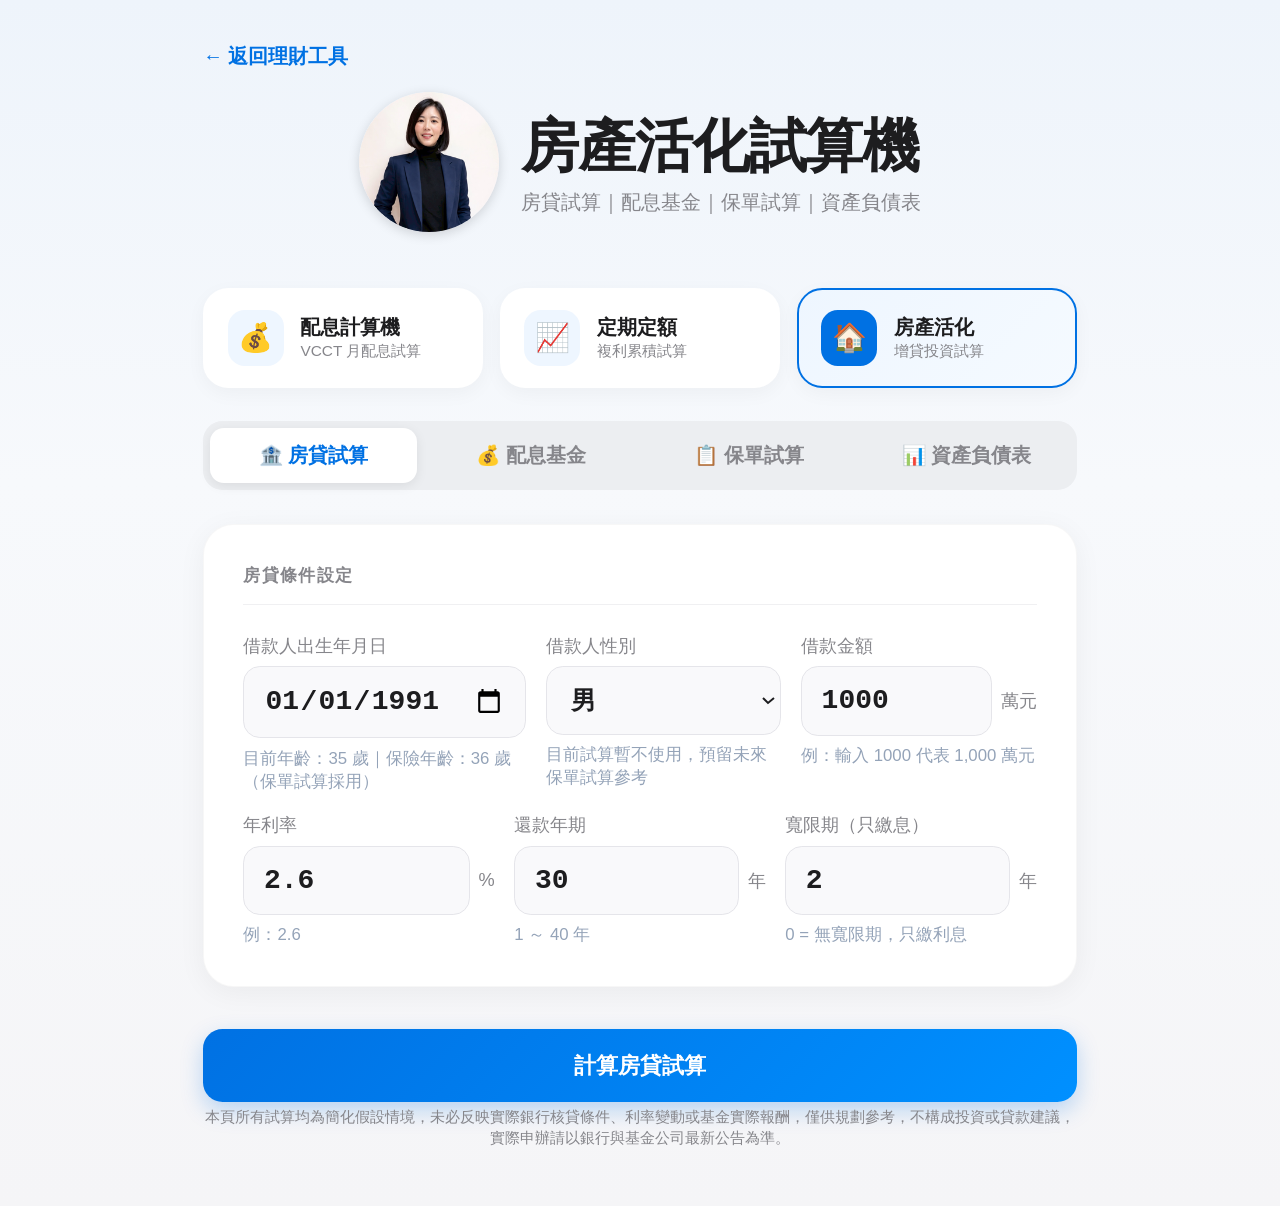
<file: leverage.html>
<!DOCTYPE html>
<html lang="zh-TW">
<head>
<meta charset="UTF-8">
<meta name="viewport" content="width=device-width, initial-scale=1.0">
<title>房產活化試算機</title>
<style>
  *, *::before, *::after { box-sizing: border-box; margin: 0; padding: 0; }
  body {
    font-family: -apple-system, BlinkMacSystemFont, "Segoe UI", sans-serif;
    background: linear-gradient(180deg, #eef4fb 0%, #f7f9fc 40%, #f5f5f7 100%);
    color: #1d1d1f; min-height: 100vh; padding: 2.5rem 1rem;
    font-size: 18px;
  }
  .container { width: 70%; max-width: 1100px; margin: 0 auto; zoom: 1.4; }
  @media (max-width: 768px) {
    .container { width: 100%; max-width: 100%; zoom: 1; }
    body { padding: 1.25rem 0.75rem; font-size: 16px; }
    .grid3 { grid-template-columns: 1fr !important; }
  }
  .back-link { display:inline-flex; align-items:center; gap:4px; margin-bottom:16px; font-size:14px; color:#0071e3; text-decoration:none; font-weight:600; }
  h1 { font-size: 2rem; font-weight: 700; margin-bottom: 6px; letter-spacing: -0.02em; }
  .subtitle { font-size: 14px; color: #86868b; margin-bottom: 2.5rem; }
  .nav-cards { display:flex; gap:12px; margin-bottom:1.5rem; }
  .nav-card {
    flex:1; background:#fff; border-radius:18px; padding:14px 16px;
    display:flex; align-items:center; gap:12px; text-decoration:none; color:#1d1d1f;
    box-shadow:0 4px 14px rgba(0,0,0,0.04); border:1.5px solid transparent; transition:all .15s;
  }
  .nav-card:hover { transform:translateY(-1px); box-shadow:0 6px 18px rgba(0,0,0,0.08); }
  .nav-card.active { border-color:#0071e3; background:linear-gradient(135deg,#eef6ff,#f5faff); }
  .nav-icon {
    width:40px; height:40px; border-radius:12px; display:flex; align-items:center;
    justify-content:center; font-size:20px; background:#eef6ff; flex-shrink:0;
  }
  .nav-card.active .nav-icon { background:#0071e3; }
  .nav-title { font-size:14px; font-weight:700; }
  .nav-sub { font-size:11px; color:#86868b; }

  .mode-tabs { display: flex; gap: 8px; margin-bottom: 1.5rem; background: #eceef1; border-radius: 14px; padding: 5px; }
  .mode-tab {
    flex: 1; text-align: center; padding: 10px 6px; border: none; background: transparent;
    border-radius: 10px; font-size: 14px; font-weight: 700; color: #86868b; cursor: pointer; transition: all .15s;
  }
  .mode-tab.active { background: #fff; color: #0071e3; box-shadow: 0 2px 8px rgba(0,0,0,0.08); }
  .mode-tab:hover:not(.active) { color: #1d1d1f; }
  .mode-tab:disabled { opacity: .45; cursor: not-allowed; }
  .section { display: none; }
  .section.active { display: block; }

  .card {
    background: #fff; border-radius: 22px; padding: 1.75rem; margin-bottom: 1.5rem;
    box-shadow: 0 4px 20px rgba(0,0,0,0.05); border: 1px solid rgba(0,0,0,0.03);
  }
  .card h2 {
    font-size: 12px; font-weight: 700; color: #86868b; text-transform: uppercase;
    letter-spacing: 0.08em; margin-bottom: 1.25rem; padding-bottom: 0.75rem; border-bottom: 1px solid #f0f0f2;
  }
  .grid3 { display: grid; grid-template-columns: 1fr 1fr 1fr; gap: 14px; }
  .grid3 .input-wrap input { min-width: 0; width: 100%; }
  .field { display: flex; flex-direction: column; gap: 6px; }
  .field label { font-size: 13px; color: #86868b; font-weight: 500; }
  .input-wrap { display: flex; align-items: center; gap: 6px; }
  .input-wrap input {
    font-size: 16px; font-weight: 600; padding: 11px 13px; border-radius: 12px;
    border: 1px solid #e5e5ea; background: #f9f9fb; color: #1d1d1f; flex: 1;
    font-family: "SF Mono", "SFMono-Regular", Menlo, Consolas, monospace;
    font-variant-numeric: tabular-nums;
  }
  .input-wrap input:focus { outline: none; border-color: #0071e3; background: #fff; box-shadow: 0 0 0 4px rgba(0,113,227,0.08); }
  .input-wrap .unit { font-size: 13px; color: #86868b; white-space: nowrap; }
  .field select {
    font-size: 16px; font-weight: 600; padding: 11px 13px; border-radius: 12px;
    border: 1px solid #e5e5ea; background: #f9f9fb; color: #1d1d1f; width: 100%;
    font-family: -apple-system, BlinkMacSystemFont, "Segoe UI", sans-serif;
    transition: all 0.15s;
  }
  .field select:focus { outline: none; border-color: #0071e3; background: #fff; box-shadow: 0 0 0 4px rgba(0,113,227,0.08); }
  .fee-info {
    font-size: 12px; color: #0071e3; background: #eef6ff;
    border-radius: 10px; padding: 8px 12px; margin-top: 8px; font-weight: 500;
    font-family: "SF Mono", "SFMono-Regular", Menlo, Consolas, monospace;
    font-variant-numeric: tabular-nums;
  }
  .calc-btn {
    width: 100%; padding: 15px; border-radius: 14px; border: none;
    background: linear-gradient(135deg, #0071e3, #0090ff);
    color: #fff; font-size: 16px; font-weight: 700; cursor: pointer; margin-top: 6px;
    box-shadow: 0 6px 16px rgba(0,113,227,0.25); transition: all 0.15s;
  }
  .calc-btn:hover { transform: translateY(-1px); box-shadow: 0 8px 20px rgba(0,113,227,0.32); }
  .warn { display:none; background:#fff3f0; color:#d0392b; border-radius:10px; padding:10px 14px; font-size:13px; margin-top:10px; font-weight:600; }
  .hint { display:none; background:#fff8e8; color:#9a6b00; border-radius:10px; padding:12px 14px; font-size:13px; font-weight:600; text-align:center; }
  .hint.show { display:block; }
  .metric-grid { display: grid; grid-template-columns: 1fr 1fr 1fr; gap: 12px; margin-bottom: 1.25rem; }
  .metric {
    background: linear-gradient(135deg, #eef6ff, #f5faff); border-radius: 16px;
    padding: 16px 14px; border: 1px solid #e0eeff; text-align: center;
  }
  .metric .m-label { font-size: 12px; color: #0071e3; margin-bottom: 6px; font-weight: 600; }
  .metric .m-val {
    font-size: 22px; font-weight: 800; color: #0071e3; letter-spacing: -0.02em;
    font-family: "SF Mono", "SFMono-Regular", Menlo, Consolas, monospace;
    font-variant-numeric: tabular-nums;
  }
  table { width: 100%; border-collapse: collapse; font-size: 14px; }
  th { text-align: center; padding: 10px 12px; font-size: 12px; color: #86868b; font-weight: 700; border-bottom: 2px solid #f0f0f2; }
  td {
    text-align: center; padding: 12px 10px; border-bottom: 1px solid #f5f5f7;
    font-family: "SF Mono", "SFMono-Regular", Menlo, Consolas, monospace;
    font-variant-numeric: tabular-nums;
  }
  tr:last-child td { border-bottom: none; }
  table.tbl-summary th:nth-child(1), table.tbl-summary td:nth-child(1) {
    text-align: left; padding-left: 8px; padding-right: 2px; white-space: nowrap; width: 1%;
  }
  table.tbl-summary th:nth-child(2), table.tbl-summary td:nth-child(2) {
    text-align: left; padding-left: 4px; padding-right: 8px; white-space: nowrap; width: 1%;
  }
  table.tbl-summary th:last-child, table.tbl-summary td:last-child { white-space: nowrap; }
  .results { display: none; }
  .results.show { display: block; }
  .summary-row { font-size: 12.5px; color: #86868b; margin-top: 10px; text-align: center; }
  .note { font-size: 11px; color: #86868b; margin: -8px 0 12px; }
  .field-hint { font-size: 12px; color: #94a3b8; }
  .input-wrap.lg input { font-size: 20px; font-weight: 700; padding: 13px 14px; }
  .field select.lg { font-size: 18px; font-weight: 700; padding: 13px 14px; }
  @media (max-width: 500px) { .metric-grid { grid-template-columns: 1fr 1fr; } }
  .metric-grid-5 { display: grid; grid-template-columns: repeat(5, 1fr); gap: 12px; margin-bottom: 1.1rem; }
  @media (max-width: 900px) { .metric-grid-5 { grid-template-columns: repeat(3, 1fr); } }
  @media (max-width: 500px) { .metric-grid-5 { grid-template-columns: repeat(2, 1fr); } }
  .cashflow-note {
    font-size: 12.5px; color: #475569; background: #eef6ff; border-radius: 12px;
    padding: 12px 14px; margin-bottom: 14px; line-height: 1.6;
  }
  .row-tag {
    display: inline-block; font-size: 10.5px; font-weight: 700; padding: 2px 8px;
    border-radius: 999px; margin-right: 4px; white-space: nowrap;
  }
  .row-tag.grace { background: #fff3e0; color: #c77700; }
  .row-tag.covered { background: #e3fcef; color: #0a8a4c; }
  .row-tag.exceed { background: #e3fcef; color: #0a8a4c; }
  .row-tag.payoff { background: #eef6ff; color: #0071e3; cursor: pointer; user-select: none; transition: background .12s; }
  .row-tag.payoff:hover { background: #dcecff; }
  tr.payoff-detail-row td { background: #f8fbff; text-align: left; padding: 14px 18px; }
  .payoff-note { font-size: 13px; color: #334155; line-height: 1.7; font-weight: 500; }
  .payoff-compare { font-size: 12px; color: #64748b; line-height: 1.7; }
  .payoff-disclaimer { font-size: 11px; color: #94a3b8; margin-top: 6px; line-height: 1.6; }
  .payoff-metrics { display: grid; grid-template-columns: 1fr 1fr; gap: 12px; margin: 10px 0; }
  @media (max-width: 560px) { .payoff-metrics { grid-template-columns: 1fr; } }
  .payoff-metric {
    background: linear-gradient(135deg, #eafbf0, #f3fef7); border: 1px solid #d7f5e3; border-radius: 16px;
    padding: 14px 16px; text-align: center;
  }
  .payoff-metric .pm-label { font-size: 12px; color: #0a8a4c; font-weight: 700; margin-bottom: 6px; }
  .payoff-metric .pm-val {
    font-size: 26px; font-weight: 800; color: #0a8a4c; letter-spacing: -0.02em;
    font-family: "SF Mono", "SFMono-Regular", Menlo, Consolas, monospace;
    font-variant-numeric: tabular-nums;
  }
  .payoff-metric .pm-sub { font-size: 11px; color: #86868b; margin-top: 4px; }
  .metric-grid-4 { display: grid; grid-template-columns: repeat(4, 1fr); gap: 12px; margin-bottom: 1.1rem; }
  @media (max-width: 900px) { .metric-grid-4 { grid-template-columns: repeat(2, 1fr); } }
  tr.exceed-row td { background: #f0fdf6; }
  .check-row {
    display: flex; align-items: center; gap: 8px; font-size: 13px; color: #475569;
    font-weight: 600; margin-bottom: 14px; cursor: pointer; user-select: none;
  }
  .check-row input[type="checkbox"] { width: 17px; height: 17px; accent-color: #0071e3; cursor: pointer; }
</style>
</head>
<body>
<div class="container">
  <a class="back-link" href="tools.html">← 返回理財工具</a>
  <div style="display:flex; align-items:center; justify-content:center; gap:16px; margin-bottom: 2.5rem; text-align:left;">
    <img src="avatar.png" alt="頭像" style="width:100px; height:100px; border-radius:50%; box-shadow:0 2px 8px rgba(0,0,0,0.15); flex-shrink:0;">
    <div>
      <h1 style="margin-bottom:2px; font-size:2.6rem;">房產活化試算機</h1>
      <p class="subtitle" style="margin-bottom:0;">房貸試算｜配息基金｜保單試算｜資產負債表</p>
    </div>
  </div>

  <div class="nav-cards">
    <a href="calculator.html" class="nav-card">
      <div class="nav-icon">💰</div>
      <div><div class="nav-title">配息計算機</div><div class="nav-sub">VCCT 月配息試算</div></div>
    </a>
    <a href="dca.html" class="nav-card">
      <div class="nav-icon">📈</div>
      <div><div class="nav-title">定期定額</div><div class="nav-sub">複利累積試算</div></div>
    </a>
    <a href="leverage.html" class="nav-card active">
      <div class="nav-icon">🏠</div>
      <div><div class="nav-title">房產活化</div><div class="nav-sub">增貸投資試算</div></div>
    </a>
  </div>

  <div class="mode-tabs">
    <button class="mode-tab active" id="tab-mortgage" onclick="switchTab('mortgage')">🏦 房貸試算</button>
    <button class="mode-tab" id="tab-fund" onclick="switchTab('fund')">💰 配息基金</button>
    <button class="mode-tab" id="tab-policy" onclick="switchTab('policy')">📋 保單試算</button>
    <button class="mode-tab" id="tab-summary" onclick="switchTab('summary')">📊 資產負債表</button>
  </div>

  <!-- 房貸試算 -->
  <div id="section-mortgage" class="section active">
    <div class="card">
      <h2>房貸條件設定</h2>
      <div class="grid3">
        <div class="field">
          <label>借款人出生年月日</label>
          <div class="input-wrap lg">
            <input type="date" id="loanBirthdate" value="1991-01-01" onchange="updateAgeHint()">
          </div>
          <div class="field-hint" id="ageHint">目前年齡：35 歲｜保險年齡：35 歲（保單試算採用）</div>
        </div>
        <div class="field">
          <label>借款人性別</label>
          <select id="loanGender" class="lg">
            <option value="男">男</option>
            <option value="女">女</option>
          </select>
          <div class="field-hint">目前試算暫不使用，預留未來保單試算參考</div>
        </div>
        <div class="field">
          <label>借款金額</label>
          <div class="input-wrap lg">
            <input type="number" id="loanPrincipal" value="1000" step="10">
            <span class="unit">萬元</span>
          </div>
          <div class="field-hint">例：輸入 1000 代表 1,000 萬元</div>
        </div>
      </div>
      <div class="grid3" style="margin-top:14px;">
        <div class="field">
          <label>年利率</label>
          <div class="input-wrap lg">
            <input type="number" id="loanRate" value="2.6" step="0.05">
            <span class="unit">%</span>
          </div>
          <div class="field-hint">例：2.6</div>
        </div>
        <div class="field">
          <label>還款年期</label>
          <div class="input-wrap lg">
            <input type="number" id="loanYears" value="30" step="1">
            <span class="unit">年</span>
          </div>
          <div class="field-hint">1 ～ 40 年</div>
        </div>
        <div class="field">
          <label>寬限期（只繳息）</label>
          <div class="input-wrap lg">
            <input type="number" id="loanGrace" value="2" step="1">
            <span class="unit">年</span>
          </div>
          <div class="field-hint">0 = 無寬限期，只繳利息</div>
        </div>
      </div>
    </div>

    <button class="calc-btn" onclick="calcMortgage()">計算房貸試算</button>

    <div class="results card" id="mortgage-results" style="margin-top:1.25rem;">
      <h2>房貸試算結果（年度摘要）</h2>
      <div class="metric-grid" id="mortgage-metrics"></div>
      <div style="max-height:420px; overflow-y:auto;">
      <table>
        <thead><tr><th>年度</th><th>年初餘額</th><th>年繳利息</th><th>年繳本金</th><th>年末餘額</th></tr></thead>
        <tbody id="mortgage-table"></tbody>
      </table>
      </div>
    </div>
  </div>

  <!-- 配息基金 -->
  <div id="section-fund" class="section">
    <div class="card">
      <h2>配息基金假設</h2>
      <div class="note">以下淨值／配息金額僅為試算示範用假設值，正確最新數字請至「配息計算機」頁面查詢。</div>
      <div class="field" style="margin-bottom:14px;">
        <label>選擇基金（自動帶入淨值／每單位分配金額）</label>
        <select id="fundSelect" onchange="onFundSelectChange()">
          <option value="">── 手動輸入假設值 ──</option>
        </select>
      </div>
      <div class="grid3">
        <div class="field">
          <label>投入金額</label>
          <div class="input-wrap">
            <input type="number" id="fundInvest" value="1000" step="10" oninput="onFundInvestChange()">
            <span class="unit">萬元</span>
          </div>
        </div>
        <div class="field">
          <label>手續費</label>
          <div class="input-wrap">
            <input type="number" id="fundFeePct" value="4" step="0.1">
            <span class="unit">%</span>
          </div>
        </div>
        <div class="field">
          <label>美金匯率</label>
          <div class="input-wrap">
            <input type="number" id="fundFxRate" value="32.5" step="0.1">
            <span class="unit">TWD/USD</span>
          </div>
        </div>
      </div>
      <div class="grid3" style="margin-top:14px;">
        <div class="field">
          <label>假設淨值（USD/單位）</label>
          <div class="input-wrap">
            <input type="number" id="fundNav" value="8.00" step="0.01">
            <span class="unit">USD</span>
          </div>
        </div>
        <div class="field">
          <label>假設每單位月配息（USD）</label>
          <div class="input-wrap">
            <input type="number" id="fundDist" value="0.06" step="0.001">
            <span class="unit">USD</span>
          </div>
        </div>
      </div>
      <div class="fee-info" id="fund-fee-info" style="margin-top:14px;"></div>
    </div>

    <button class="calc-btn" onclick="calcFund()">試算配息</button>

    <div class="results card" id="fund-results" style="margin-top:1.25rem;">
      <h2>配息試算結果</h2>
      <div class="hint" id="fund-cashflow-hint">請先完成上方「房貸試算」分頁的試算，這裡才會一併顯示房貸現金流分析。</div>
      <div id="fund-cashflow-content" style="display:none;">
        <div class="metric-grid-5" id="fund-metrics"></div>
        <div class="cashflow-note" id="fund-summary"></div>
        <div style="max-height:420px; overflow-y:auto;">
        <table>
          <thead><tr><th>年度</th><th>借款人年齡</th><th>房貸月還款</th><th>月配息</th><th>月現金流</th><th>年現金流</th></tr></thead>
          <tbody id="fund-cashflow-table"></tbody>
        </table>
        </div>
      </div>
    </div>
  </div>

  <!-- 保單試算 -->
  <div id="section-policy" class="section">
    <div class="card">
      <h2>保單試算設定</h2>
      <div class="note">本頁串接「建議書系統」官方 Excel 試算引擎（與正式建議書同一套邏輯），結果為正式保單數字，非簡化估算。出生年月日／性別沿用「房貸試算」分頁設定，美元匯率沿用「配息基金」分頁數值。</div>
      <div class="field" style="margin-bottom:14px;">
        <label>選擇保單商品</label>
        <select id="policySelect" onchange="onPolicySelectChange()"></select>
        <div class="field-hint" id="policyProductHint"></div>
      </div>
      <div class="grid3" id="policyTermFreqRow">
        <div class="field" id="policyTermField" style="display:none;">
          <label>主約繳費年期</label>
          <select id="policyTerm" onchange="onPolicySelectChange()"></select>
        </div>
        <div class="field" id="policyFreqField">
          <label>繳別</label>
          <select id="policyFreq" onchange="onPolicySelectChange()"></select>
        </div>
        <div class="field" id="policyScenarioField" style="display:none;">
          <label>建議書標示紅利等級</label>
          <select id="policyScenario">
            <option value="中分紅">中分紅（最可能紅利）</option>
            <option value="高分紅">高分紅</option>
            <option value="低分紅">低分紅（較低紅利）</option>
          </select>
        </div>
        <div class="field" id="policyBonusField" style="display:none;">
          <label>增值回饋分享金給付方式</label>
          <select id="policyBonus">
            <option value="購買增額繳清保險金額">購買增額繳清保險金額</option>
            <option value="儲存生息">儲存生息</option>
          </select>
        </div>
        <div class="field" id="policyRetireField" style="display:none;">
          <label>開始領取生存保險金年齡</label>
          <select id="policyRetire"></select>
        </div>
      </div>
      <div class="field" style="margin:14px 0;">
        <label>試算依據</label>
        <select id="policyInputMode" onchange="onPolicyInputModeChange()">
          <option value="annual_twd">年繳保費（萬元・台幣）</option>
          <option value="face_amount">保額（萬元・美元）</option>
        </select>
      </div>
      <div class="grid3">
        <div class="field" id="policyAnnualTwdField">
          <div class="input-wrap">
            <input type="number" id="policyAnnualTwd" value="30" step="1">
            <span class="unit">萬元台幣</span>
          </div>
          <div class="field-hint">折扣後實繳年繳保費（台幣）</div>
        </div>
        <div class="field" id="policyFaceField" style="display:none;">
          <div class="input-wrap">
            <input type="number" id="policyFaceAmount" value="20" step="1">
            <span class="unit">萬美元</span>
          </div>
          <div class="field-hint">保額（美元）</div>
        </div>
      </div>
    </div>

    <button class="calc-btn" onclick="calcPolicy()">試算保單</button>
    <div class="warn" id="policy-error" style="display:none;"></div>
    <div class="hint show" id="policy-loading" style="display:none;">試算中，正在重新計算官方 Excel 建議書，請稍候（約 10～20 秒）...</div>

    <div class="results card" id="policy-results" style="margin-top:1.25rem;">
      <h2>保單試算結果</h2>
      <div class="metric-grid" id="policy-metrics"></div>
      <div class="cashflow-note" id="policy-summary"></div>
      <div style="display:flex; justify-content:flex-end; margin-bottom:8px;">
        <button id="policy-currency-btn" onclick="togglePolicyCurrency()" style="font-size:12px; font-weight:700; color:#0071e3; background:#eef6ff; border:none; border-radius:999px; padding:6px 14px; cursor:pointer;">換算台幣</button>
      </div>
      <div style="max-height:420px; overflow-y:auto;">
      <table>
        <thead id="policy-thead"></thead>
        <tbody id="policy-table"></tbody>
      </table>
      </div>
      <button class="calc-btn" id="policy-download-btn" style="display:none; background:linear-gradient(135deg,#7c3aed,#9333ea); margin-top:14px;">📄 下載 PDF 建議書</button>
    </div>
  </div>

  <!-- 資產負債表 -->
  <div id="section-summary" class="section">
    <div class="card">
      <h2>資產負債表</h2>
      <div class="note">整合「房貸試算」的房貸餘額與「保單試算」的保單現金價值、身故保額，觀察隨時間推移，保單現金價值是否足以覆蓋剩餘房貸餘額（配息基金另列參考，因配息已用於繳納房貸，不重複計入此差額）。本表數字均為簡化假設，僅供概念參考。</div>
      <div class="hint" id="summary-hint">請先完成「房貸試算」與「保單試算」兩個分頁的試算，這裡才會顯示結果。</div>
      <div id="summary-content" style="display:none;">
        <div class="cashflow-note" id="summary-fx-note"></div>
        <div class="metric-grid-4" id="summary-metrics"></div>
        <div style="max-height:420px; overflow-y:auto;">
        <table class="tbl-summary">
          <thead><tr><th>年度</th><th>借款人年齡</th><th>房貸餘額<br><small>（台幣）</small></th><th>保單現金價值</th><th>基金累計投入</th><th>貸款與現價差額</th><th>身故保額<br><small>（台幣）</small></th><th>保單生存保險金<br><small>（台幣／年）</small></th></tr></thead>
          <tbody id="summary-table"></tbody>
        </table>
        </div>
        <div style="font-size:14px; font-weight:700; color:#1d1d1f; margin:22px 0 10px;">📌 繳完房貸後，持續現金流總覽</div>
        <div class="metric-grid" id="summary-noPayoff"></div>
      </div>
    </div>
  </div>

  <div class="note" style="text-align:center; margin-top:4px;">
    本頁所有試算均為簡化假設情境，未必反映實際銀行核貸條件、利率變動或基金實際報酬，僅供規劃參考，不構成投資或貸款建議，實際申辦請以銀行與基金公司最新公告為準。
  </div>
</div>

<script>
// 與配息計算機（calculator.html）相同的 8 檔基金資料，供「配息基金」分頁下拉選單帶入淨值／配息金額。
// 若基金淨值有更新，請同步更新 calculator.html 的 PRESET_FUNDS。
const FUND_OPTIONS = [
  { name:"JFP11", label:"JFP11｜摩根多重收益基金",  nav:69.09,  dist:0.597 },
  { name:"ACC3",  label:"ACC3｜聯博多元資產收益組合-AI類型", nav:8.68, dist:0.075 },
  { name:"IGB5",  label:"IGB5｜景順環球高評級企業債券", nav:6.6931, dist:0.051 },
  { name:"FRP4",  label:"FRP4｜富蘭克林穩定月收益", nav:9.58, dist:0.067 },
  { name:"DSP5",  label:"DSP5｜安聯收益成長(美元)", nav:7.7458, dist:0.06 },
  { name:"SCP6",  label:"SCP6｜施羅德環球收益成長", nav:125.6752, dist:1.084531 },
  { name:"ESC1",  label:"ESC1｜瀚亞多重收益B類型-美元", nav:7.7, dist:0.07 },
  { name:"MLE24", label:"MLE24｜貝萊德世界科技基金", nav:15.41, dist:0.162 },
];

function fmt(n, dec=0) {
  const factor = Math.pow(10, dec);
  return (Math.round(n * factor) / factor).toLocaleString('zh-TW', {minimumFractionDigits:dec, maximumFractionDigits:dec});
}

function switchTab(mode) {
  ['mortgage','fund','policy','summary'].forEach(m => {
    document.getElementById('tab-'+m).classList.toggle('active', m===mode);
    document.getElementById('section-'+m).classList.toggle('active', m===mode);
  });
  if (mode === 'summary') renderSummary();
}

/* ---------- 房貸試算 ---------- */
let mortgageSchedule = null;
let mortgageGraceMonthly = 0;   // 寬限期月付（只繳息），供「配息基金」分頁計算現金流共用
let mortgageAmortMonthly = 0;   // 攤還期月付（本息），供「配息基金」分頁計算現金流共用
let mortgageGraceYears = 0;     // 寬限期年數，供「配息基金」分頁判斷寬限標籤共用

function computeAgeFromBirthdate(val) {
  if (!val) return null;
  const birth = new Date(val);
  const today = new Date();
  let age = today.getFullYear() - birth.getFullYear();
  const beforeBirthday = (today.getMonth() < birth.getMonth()) ||
    (today.getMonth() === birth.getMonth() && today.getDate() < birth.getDate());
  if (beforeBirthday) age -= 1;
  return age >= 0 ? age : null;
}

// 保險業通用的「保險年齡」：以足歲為基礎，若已超過上一個生日滿半年（183 天），則保險年齡 +1。
// 「保單試算」送給建議書系統後端的是完整出生年月日，由後端官方試算引擎依此規則計算，
// 這裡只是在畫面上同步算一次、顯示給使用者參考，並未更動實際送出的計算邏輯。
function computePolicyAgeFromBirthdate(val) {
  if (!val) return null;
  const birth = new Date(val);
  if (isNaN(birth.getTime())) return null;
  const today = new Date();
  const age = computeAgeFromBirthdate(val);
  if (age === null) return null;

  let lastBirthday = new Date(today.getFullYear(), birth.getMonth(), birth.getDate());
  if (lastBirthday > today) {
    lastBirthday = new Date(today.getFullYear() - 1, birth.getMonth(), birth.getDate());
  }
  const daysSince = Math.floor((today - lastBirthday) / 86400000);
  return daysSince >= 183 ? age + 1 : age;
}

function updateAgeHint() {
  const val = document.getElementById('loanBirthdate').value;
  const hintEl = document.getElementById('ageHint');
  if (!val) { hintEl.textContent = '請選擇出生年月日'; return; }
  const age = computeAgeFromBirthdate(val);
  const policyAge = computePolicyAgeFromBirthdate(val);
  hintEl.textContent = (age !== null && policyAge !== null)
    ? `目前年齡：${age} 歲｜保險年齡：${policyAge} 歲（保單試算採用）`
    : '請確認出生年月日';
}

function calcMortgage() {
  const principal = (parseFloat(document.getElementById('loanPrincipal').value) || 0) * 10000;
  const annualRate = parseFloat(document.getElementById('loanRate').value) || 0;
  const years = parseInt(document.getElementById('loanYears').value) || 0;
  const grace = Math.min(parseInt(document.getElementById('loanGrace').value) || 0, years);
  const r = annualRate / 100 / 12;
  const amortMonths = (years - grace) * 12;
  let balance = principal;
  const monthlyPaymentAmort = amortMonths > 0
    ? (r > 0 ? balance * r / (1 - Math.pow(1 + r, -amortMonths)) : balance / amortMonths)
    : 0;

  const schedule = [];
  let totalInterest = 0, totalPrincipalPaid = 0;
  for (let y = 1; y <= years; y++) {
    const startBal = balance;
    let yearInterest = 0, yearPrincipal = 0;
    for (let m = 0; m < 12; m++) {
      const interest = balance * r;
      let principalPaid = 0;
      if (y > grace) {
        principalPaid = Math.min(monthlyPaymentAmort - interest, balance);
      }
      balance -= principalPaid;
      yearInterest += interest;
      yearPrincipal += principalPaid;
    }
    totalInterest += yearInterest;
    totalPrincipalPaid += yearPrincipal;
    schedule.push({ year: y, startBal, yearInterest, yearPrincipal, endBal: Math.max(balance, 0) });
  }
  mortgageSchedule = schedule;
  mortgageGraceMonthly = principal * r;
  mortgageAmortMonthly = monthlyPaymentAmort;
  mortgageGraceYears = grace;

  const tbody = document.getElementById('mortgage-table');
  tbody.innerHTML = '';
  schedule.forEach(row => {
    tbody.innerHTML += `<tr><td>第 ${row.year} 年</td><td>${fmt(row.startBal)}</td><td>${fmt(row.yearInterest)}</td><td>${fmt(row.yearPrincipal)}</td><td>${fmt(row.endBal)}</td></tr>`;
  });

  const graceMonthlyDisplay = grace > 0 ? `TWD ${fmt(principal*r)}` : '無寬限期';
  document.getElementById('mortgage-metrics').innerHTML = `
    <div class="metric"><div class="m-label">🏦 寬限期月付（只繳息）</div><div class="m-val">${graceMonthlyDisplay}</div></div>
    <div class="metric"><div class="m-label">📅 攤還期月付（本息）</div><div class="m-val">TWD ${fmt(monthlyPaymentAmort)}</div></div>
    <div class="metric"><div class="m-label">💰 總繳利息</div><div class="m-val">TWD ${fmt(totalInterest)}</div></div>
  `;

  document.getElementById('mortgage-results').classList.add('show');
  document.getElementById('mortgage-results').scrollIntoView({behavior:'smooth'});

  // 若「配息基金」分頁已經試算過，重新計算房貸後同步更新那邊的現金流分析
  if (typeof renderFundCashflow === 'function') renderFundCashflow();
}

/* ---------- 配息基金 ---------- */
// 手續費級距沿用配息計算機（VCCT）的台幣保費級距規則：未滿200萬5%｜200~499萬4%｜500~999萬3%｜1000萬以上2%
function getDefaultFundFeeRate(wan) {
  if (wan >= 1000) return 2;
  if (wan >= 500)  return 3;
  if (wan >= 200)  return 4;
  return 5;
}
function onFundInvestChange() {
  const wan = parseFloat(document.getElementById('fundInvest').value) || 0;
  document.getElementById('fundFeePct').value = getDefaultFundFeeRate(wan);
}

function buildFundOptions() {
  const sel = document.getElementById('fundSelect');
  FUND_OPTIONS.forEach((f, i) => {
    const opt = document.createElement('option');
    opt.value = i;
    opt.textContent = f.label;
    sel.appendChild(opt);
  });
}

function onFundSelectChange() {
  const val = document.getElementById('fundSelect').value;
  if (val === '') return;
  const f = FUND_OPTIONS[parseInt(val)];
  if (!f) return;
  document.getElementById('fundNav').value = f.nav;
  document.getElementById('fundDist').value = f.dist;
  onFundInvestChange();
}

async function fetchFundLiveRate() {
  const el = document.getElementById('fundFxRate');
  if (!el) return;
  try {
    const res = await fetch('https://open.er-api.com/v6/latest/USD');
    const data = await res.json();
    const twd = data.rates && data.rates.TWD;
    if (twd) el.value = twd.toFixed(3);
  } catch (e) {
    // 抓取失敗時維持欄位原本的範例匯率
  }
}

let fundResult = null;

function calcFund() {
  const wan = parseFloat(document.getElementById('fundInvest').value) || 0;
  const invest = wan * 10000;
  const feeRate = (parseFloat(document.getElementById('fundFeePct').value) || 0) / 100;
  const fxRate = parseFloat(document.getElementById('fundFxRate').value) || 0;
  const nav = parseFloat(document.getElementById('fundNav').value) || 0;
  const dist = parseFloat(document.getElementById('fundDist').value) || 0;

  const eff = invest * (1 - feeRate);
  const units = (fxRate && nav) ? (eff / fxRate / nav) : 0;
  const monthlyUsd = units * dist;
  const monthlyTwd = monthlyUsd * fxRate;
  const yearlyTwd = monthlyTwd * 12;
  const yieldPct = eff > 0 ? (yearlyTwd / eff * 100) : 0;

  fundResult = { invest, eff, units, monthlyUsd, monthlyTwd, yearlyTwd, yieldPct };

  document.getElementById('fund-fee-info').textContent =
    `實際投入 TWD ${fmt(eff)}（投入 ${wan} 萬元，扣除手續費 TWD ${fmt(invest*feeRate)}）`;

  renderFundCashflow();

  document.getElementById('fund-results').classList.add('show');
  document.getElementById('fund-results').scrollIntoView({behavior:'smooth'});
}

// 配息試算結果：結合「房貸試算」分頁的月付金額，顯示實際入帳／可得單位數／月配息，
// 以及寬限期／寬限後的月現金流，並列出逐年現金流表格。
function renderFundCashflow() {
  const hintEl = document.getElementById('fund-cashflow-hint');
  const contentEl = document.getElementById('fund-cashflow-content');
  if (!fundResult) return;
  if (!mortgageSchedule) {
    hintEl.classList.add('show');
    contentEl.style.display = 'none';
    return;
  }
  hintEl.classList.remove('show');
  contentEl.style.display = 'block';

  const monthlyTwd = fundResult.monthlyTwd;
  const graceMonthly = mortgageGraceMonthly;
  const amortMonthly = mortgageAmortMonthly;
  const cashflowGrace = monthlyTwd - graceMonthly;
  const cashflowAmort = monthlyTwd - amortMonthly;
  const navVal = parseFloat(document.getElementById('fundNav').value) || 0;
  const fxVal = parseFloat(document.getElementById('fundFxRate').value) || 0;
  const distVal = parseFloat(document.getElementById('fundDist').value) || 0;

  const hasGrace = mortgageGraceYears > 0;
  document.getElementById('fund-metrics').innerHTML = `
    <div class="metric"><div class="m-label">💵 實際入帳</div><div class="m-val">${fmt(fundResult.eff)}</div><div style="font-size:11px;color:#86868b;margin-top:4px;">元（手續費已扣）</div></div>
    <div class="metric"><div class="m-label">📦 可得單位數</div><div class="m-val">${fmt(fundResult.units,2)}</div><div style="font-size:11px;color:#86868b;margin-top:4px;">淨值 ${navVal}．匯率 ${fxVal}</div></div>
    <div class="metric"><div class="m-label">💰 月配息</div><div class="m-val">${fmt(monthlyTwd)}</div><div style="font-size:11px;color:#86868b;margin-top:4px;">元/月</div></div>
    ${hasGrace ? `
    <div class="metric"><div class="m-label">🏦 寬限期月現金流</div><div class="m-val" style="color:${cashflowGrace>=0?'#1a8a3c':'#d0392b'};">${cashflowGrace>=0?'+':''}${fmt(cashflowGrace)}</div><div style="font-size:11px;color:#86868b;margin-top:4px;">配息－月息 ${fmt(graceMonthly)}</div></div>
    <div class="metric"><div class="m-label">📅 寬限後月現金流</div><div class="m-val" style="color:${cashflowAmort>=0?'#1a8a3c':'#d0392b'};">${cashflowAmort>=0?'+':''}${fmt(cashflowAmort)}</div><div style="font-size:11px;color:#86868b;margin-top:4px;">配息－月付 ${fmt(amortMonthly)}</div></div>
    ` : `
    <div class="metric"><div class="m-label">💰 月現金流</div><div class="m-val" style="color:${cashflowAmort>=0?'#1a8a3c':'#d0392b'};">${cashflowAmort>=0?'+':''}${fmt(cashflowAmort)}</div><div style="font-size:11px;color:#86868b;margin-top:4px;">配息－月付 ${fmt(amortMonthly)}</div></div>
    `}
  `;

  document.getElementById('fund-summary').textContent =
    `配息以每單位 ${distVal} USD/月、匯率 1 USD = ${fxVal} TWD 估算；現金流 = 月配息－房貸月還款。配息非保證，實際依市場波動，僅供規劃參考。`;

  const birthVal = document.getElementById('loanBirthdate').value;
  const baseAge = computeAgeFromBirthdate(birthVal);

  const tbody = document.getElementById('fund-cashflow-table');
  tbody.innerHTML = '';
  mortgageSchedule.forEach(row => {
    const isGrace = row.year <= mortgageGraceYears;
    const payment = isGrace ? graceMonthly : amortMonthly;
    const cashflow = monthlyTwd - payment;
    const yearCashflow = cashflow * 12;
    const age = baseAge !== null ? baseAge + (row.year - 1) : null;
    const tags = (isGrace ? '<span class="row-tag grace">寬限</span>' : '') +
      (cashflow >= 0 ? '<span class="row-tag covered">配息覆蓋</span>' : '');
    tbody.innerHTML += `<tr>
      <td>第 ${row.year} 年 ${tags}</td>
      <td>${age !== null ? age + ' 歲' : '—'}</td>
      <td style="color:#d0392b">-${fmt(payment)}</td>
      <td>${fmt(monthlyTwd)}</td>
      <td style="color:${cashflow>=0?'#1a8a3c':'#d0392b'}">${cashflow>=0?'+':''}${fmt(cashflow)}</td>
      <td style="color:${yearCashflow>=0?'#1a8a3c':'#d0392b'}">${yearCashflow>=0?'+':''}${fmt(yearCashflow)}</td>
    </tr>`;
  });
}

/* ---------- 資產負債表 ---------- */
// 依「保單試算」分頁最近一次試算結果（policyTableRows／policyTableRate），
// 找出與房貸試算某一年度對應的保單年度資料（兩者皆從第 1 年開始，視為同一年投保／貸款）。
function findPolicyRowForYear(year) {
  return policyTableRows.find(r => Math.round(r.policy_year) === year);
}

// 「清償房貸」標籤目前展開中的年度（試做版：點擊標籤展開/收合該列下方的現金流說明）。
let payoffExpandedYears = new Set();
function togglePayoffRow(year) {
  if (payoffExpandedYears.has(year)) payoffExpandedYears.delete(year);
  else payoffExpandedYears.add(year);
  renderSummary();
}

function renderSummary() {
  const hint = document.getElementById('summary-hint');
  const content = document.getElementById('summary-content');
  if (!mortgageSchedule || !policyTableRows.length || !(policyTableRate > 0)) {
    hint.classList.add('show');
    content.style.display = 'none';
    return;
  }
  hint.classList.remove('show');
  content.style.display = 'block';

  const rate = policyTableRate;
  const birthVal = document.getElementById('loanBirthdate').value;
  const baseAge = computeAgeFromBirthdate(birthVal);

  document.getElementById('summary-fx-note').textContent =
    `保單數值以假設匯率 1 USD ≈ ${fmt(rate,2)} TWD 換算成台幣進行比較，實際金額以匯率波動為準。`;

  // PF55~65 這類退休規劃（RET）商品，保單本身從約定領取年齡起每年會給付生存保險金，
  // 跟是否用保單解約／借款清償房貸無關，固定每年都領得到，所以另外算出來，不併入「貸款與現價差額」。
  const isRetPolicy = policyTableProduct && policyTableProduct.tableType === 'RET';
  const survStartRow = isRetPolicy ? policyTableRows.find(r => ((r.survival_total ?? r.survival_benefit) || 0) > 0) : null;
  const survStartYear = survStartRow ? Math.round(survStartRow.policy_year) : null;

  // 先算出每一年的資料與「貸款與現價差額」轉正的年度，再畫表格（需要先知道轉正年度才能標記該列）。
  let exceedYear = null;
  const rowsOut = mortgageSchedule.map(row => {
    const pRow = findPolicyRowForYear(row.year);
    const cashUsd = pRow ? (pRow.total_cash_value ?? pRow.cash_value) : null;
    const deathUsd = pRow ? (pRow.total_death_benefit ?? pRow.death_benefit) : null;
    const survUsd = (isRetPolicy && pRow) ? ((pRow.survival_total ?? pRow.survival_benefit) || 0) : 0;
    const cashTwd = (cashUsd !== null && cashUsd !== undefined) ? cashUsd * rate : null;
    const deathTwd = (deathUsd !== null && deathUsd !== undefined) ? deathUsd * rate : null;
    const survTwd = survUsd > 0 ? survUsd * rate : null;
    const gap = (cashTwd !== null ? cashTwd : 0) - row.endBal;
    const age = baseAge !== null ? baseAge + (row.year - 1) : null;
    if (exceedYear === null && gap >= 0) exceedYear = row.year;
    return { row, age, cashTwd, deathTwd, survTwd, gap };
  });

  const fundCell = fundResult
    ? `<span style="color:#1a8a3c">+${fmt(fundResult.eff)}</span>`
    : '<span style="color:#86868b">—</span>';

  const tbody = document.getElementById('summary-table');
  tbody.innerHTML = '';
  rowsOut.forEach(r => {
    const isExceedRow = r.row.year === exceedYear;
    const canPayoff = r.gap >= 0 && !!fundResult;
    const isExpanded = canPayoff && payoffExpandedYears.has(r.row.year);
    let tags = isExceedRow ? '<span class="row-tag exceed">超越</span>' : '';
    if (canPayoff) {
      tags += `<span class="row-tag payoff" onclick="togglePayoffRow(${r.row.year})">💰 清償房貸 ${isExpanded ? '▲' : '▼'}</span>`;
    }
    tbody.innerHTML += `<tr class="${isExceedRow ? 'exceed-row' : ''}">
      <td>第 ${r.row.year} 年 ${tags}</td>
      <td>${r.age !== null ? r.age + ' 歲' : '—'}</td>
      <td style="color:#d0392b">${r.row.endBal > 0 ? '-' + fmt(r.row.endBal) : fmt(r.row.endBal)}</td>
      <td style="color:#1a8a3c">${r.cashTwd !== null ? '+' + fmt(r.cashTwd) : '—'}</td>
      <td>${fundCell}</td>
      <td style="color:${r.gap>=0?'#1a8a3c':'#d0392b'}">${r.gap>=0?'+':''}${fmt(r.gap)}</td>
      <td>${r.deathTwd !== null ? fmt(r.deathTwd) : '—'}</td>
      <td style="color:${r.survTwd ? '#1a8a3c' : '#86868b'}">${r.survTwd ? '+' + fmt(r.survTwd) : '—'}</td>
    </tr>`;

    if (isExpanded) {
      const isGrace = r.row.year <= mortgageGraceYears;
      const payment = isGrace ? mortgageGraceMonthly : mortgageAmortMonthly;
      const monthlyTwd = fundResult.monthlyTwd;
      const beforeCashflow = monthlyTwd - payment;
      const survTwdRow = r.survTwd || 0;
      tbody.innerHTML += `<tr class="payoff-detail-row">
        <td colspan="8">
          <div class="payoff-detail">
            <div class="payoff-note">假設在第 ${r.row.year} 年（借款人 ${r.age !== null ? r.age + ' 歲' : '—'}）用保單現金價值一次還清房貸餘額 TWD ${fmt(r.row.endBal)}。</div>
            <div class="payoff-note">之後不需再繳房貸月付款，現金流全部轉為保留配息。</div>
            <div class="payoff-metrics">
              <div class="payoff-metric">
                <div class="pm-label">💵 清償後月現金流</div>
                <div class="pm-val">+${fmt(monthlyTwd)}</div>
                <div class="pm-sub">元／月（配息基金月配息，全額保留）</div>
              </div>
              <div class="payoff-metric">
                <div class="pm-label">📅 清償後年現金流</div>
                <div class="pm-val">+${fmt(monthlyTwd*12 + survTwdRow)}</div>
                <div class="pm-sub">元／年${survTwdRow ? '（含保單生存保險金）' : ''}</div>
              </div>
              ${survTwdRow ? `<div class="payoff-metric">
                <div class="pm-label">🎁 保單生存保險金（年）</div>
                <div class="pm-val">+${fmt(survTwdRow)}</div>
                <div class="pm-sub">元／年（保單本身給付，不論是否清償房貸都領得到）</div>
              </div>` : ''}
            </div>
            <div class="payoff-compare">清償前月現金流為配息－房貸月付，等於 ${beforeCashflow>=0?'+':''}${fmt(beforeCashflow)}／月${survTwdRow ? `，另外保單每年還會再給付一筆生存保險金 TWD ${fmt(survTwdRow)}（年領一次，不受是否清償房貸影響）` : ''}。</div>
            <div class="payoff-compare">清償後每月增加 TWD ${fmt(payment)}，即原本的房貸月付金額。</div>
            ${survTwdRow ? `<div class="payoff-compare">保單從第 ${survStartYear} 保單年度起，不論房貸清償與否，每年都會另外給付這筆生存保險金。</div>` : ''}
            <div class="payoff-disclaimer">示意試算，實際解約或保單借款需依保單條款與富邦人壽規定辦理。</div>
          </div>
        </td>
      </tr>`;
    }
  });

  const lastRow = mortgageSchedule[mortgageSchedule.length - 1];
  const lastAge = baseAge !== null ? baseAge + (lastRow.year - 1) : null;
  const payoffLabel = `第 ${lastRow.year} 年`;

  const exceedLabel = exceedYear !== null ? `第 ${exceedYear} 年` : '期間內未超越';
  const exceedSub = exceedYear !== null && baseAge !== null ? `借款人 ${baseAge + exceedYear - 1} 歲` : '';

  const breakEvenPolicyRow = policyTableRows.find(r => {
    const cash = r.total_cash_value ?? r.cash_value;
    return cash !== null && cash !== undefined && r.cum_premium && cash >= r.cum_premium;
  });
  const policyBreakEvenLabel = breakEvenPolicyRow ? `第 ${Math.round(breakEvenPolicyRow.policy_year)} 年` : '期間內未回本';

  document.getElementById('summary-metrics').innerHTML = `
    <div class="metric"><div class="m-label">🏦 房貸清償年</div><div class="m-val" style="font-size:18px;">${payoffLabel}</div><div style="font-size:11px;color:#86868b;margin-top:4px;">借款人 ${lastAge !== null ? lastAge + ' 歲' : '—'}</div></div>
    <div class="metric"><div class="m-label">💎 現金價值超越房貸</div><div class="m-val" style="font-size:18px;">${exceedLabel}</div><div style="font-size:11px;color:#86868b;margin-top:4px;">${exceedSub || '&nbsp;'}</div></div>
    <div class="metric"><div class="m-label">📈 保單回本年</div><div class="m-val" style="font-size:18px;">${policyBreakEvenLabel}</div><div style="font-size:11px;color:#86868b;margin-top:4px;">解約金≥累計保費</div></div>
    <div class="metric"><div class="m-label">💱 假設匯率</div><div class="m-val" style="font-size:18px;">1 USD=${fmt(rate,2)}</div><div style="font-size:11px;color:#86868b;margin-top:4px;">TWD（估算基準）</div></div>
  `;

  // 繳完房貸後（第 ${lastRow.year} 年房貸依正常攤還期程全數繳清，非提前用保單現金價值清償）：
  // 此時已無房貸月付款、也沒有寬限期與否的分別，現金流來源只剩配息基金的月配息，
  // 加上保單本身從約定領取年齡起，不論房貸清償與否都固定給付的生存保險金。
  const noPayoffBox = document.getElementById('summary-noPayoff');
  if (noPayoffBox) {
    if (fundResult) {
      const monthlyTwd = fundResult.monthlyTwd;
      const survAnnualTwd = survStartRow ? (((survStartRow.survival_total ?? survStartRow.survival_benefit) || 0) * rate) : 0;
      const survSub = survStartYear
        ? `第 ${survStartYear} 年起，不論房貸是否清償都領得到`
        : (isRetPolicy ? '尚未到達約定領取年齡' : '本商品無生存保險金');
      noPayoffBox.innerHTML = `
        <div class="metric"><div class="m-label">💵 每月現金流</div><div class="m-val" style="color:#0071e3">+${fmt(monthlyTwd)}</div><div style="font-size:11px;color:#86868b;margin-top:4px;">配息基金月配息，全額保留</div></div>
        <div class="metric"><div class="m-label">📅 每年現金流</div><div class="m-val" style="color:#0071e3">+${fmt(monthlyTwd*12 + survAnnualTwd)}</div><div style="font-size:11px;color:#86868b;margin-top:4px;">月配息×12${survAnnualTwd>0?'（含保單生存保險金）':''}</div></div>
        <div class="metric"><div class="m-label">🎁 保單生存保險金（年）</div><div class="m-val" style="color:${survAnnualTwd>0?'#0a8a4c':'#86868b'}">${survAnnualTwd>0?'+'+fmt(survAnnualTwd):'—'}</div><div style="font-size:11px;color:#86868b;margin-top:4px;">${survSub}</div></div>
      `;
    } else {
      noPayoffBox.innerHTML = `<div class="hint" style="grid-column:1/-1;">請先完成「配息基金」分頁試算，才能顯示繳完房貸後的現金流。</div>`;
    }
  }
}

/* ---------- 保單試算（串接建議書系統官方後端） ---------- */
const POLICY_API_BASE = "https://proposal-calculator-backend-production.up.railway.app";
// 與「建議書系統」proposal.html 的 MODULES 相同資料（僅取保額型分紅／利變型保單兩類、狀態為 ready 者）。
// 若建議書系統新增/調整這兩類商品，請同步更新這裡。
const POLICY_OPTIONS = [
  { code:"FPE1", apiProduct:"FPE1", calcType:"PFA", fullName:"鴻運穩傳外幣分紅終身壽險", paymentTerm:1, freqOptions:["躉繳"], hasScenario:false, faceDefault:30 },
  { code:"PFK2", apiProduct:"PFK2", calcType:"PFA", fullName:"智富紅運外幣分紅終身壽險", paymentTerm:2, faceDefault:15 },
  { code:"FPE2", apiProduct:"FPE2", calcType:"PFA", fullName:"鴻運穩傳外幣分紅終身壽險", paymentTerm:2, hasScenario:false, faceDefault:30 },
  { code:"FBX",  apiProduct:"FBX",  calcType:"PFA", tableType:"UL", fullName:"美盈鴻旺外幣利率變動型終身壽險", freqOptions:["躉繳","年繳","半年繳","季繳","月繳"], mixedSingle:true, paymentTerm:2, hasScenario:false, faceDefault:20 },
  { code:"FBO",  apiProduct:"FBO",  calcType:"PFA", tableType:"UL", fullName:"美利大運外幣利率變動型終身壽險", termOptions:[2,6,8], paymentTerm:2, hasScenario:false, faceDefault:10 },
  { code:"PFA3", apiProduct:"PFA3", calcType:"PFA", fullName:"美富紅運外幣分紅終身壽險", paymentTerm:3 },
  { code:"FPG",  apiProduct:"FPG",  calcType:"PFA", fullName:"紅運心傳外幣分紅終身壽險", termOptions:[3,5], paymentTerm:3, hasScenario:false, faceDefault:10 },
  { code:"PF55~65", apiProduct:"PF5", calcType:"PFA", tableType:"RET", fullName:"美富優退外幣分紅終身保險", termOptions:[3,6], paymentTerm:3,
    retireOptions:[55,60,65], retireDefault:65, faceDefault:10 },
];
// 只收錄「保額型分紅／利變型保單」兩類裡繳費年期為 2 年或 3 年期的商品（生存金／退休規劃／歲滿期商品不適用本頁的增貸投資試算邏輯，故不收錄）。
// 需要新增其他商品時，再跟建議書系統的 MODULES 清單對照補回來。

function buildPolicyOptions() {
  const sel = document.getElementById('policySelect');
  POLICY_OPTIONS.forEach((p, i) => {
    const opt = document.createElement('option');
    opt.value = i;
    opt.textContent = `${p.code}｜${p.fullName}`;
    sel.appendChild(opt);
  });
  onPolicySelectChange();
}

function policyIsSingle(product) {
  if (product.mixedSingle) {
    const el = document.getElementById('policyFreq');
    return el ? el.value === '躉繳' : true;
  }
  return (product.freqOptions || []).length === 1 && product.freqOptions[0] === '躉繳';
}

function policyTerm(product) {
  if (product.termOptions) {
    const el = document.getElementById('policyTerm');
    return el ? Number(el.value) : product.termOptions[0];
  }
  if (product.mixedSingle) return policyIsSingle(product) ? 1 : product.paymentTerm;
  return product.paymentTerm;
}

function onPolicySelectChange() {
  const idx = document.getElementById('policySelect').value;
  const product = POLICY_OPTIONS[parseInt(idx)];
  if (!product) return;

  const termField = document.getElementById('policyTermField');
  const termSel = document.getElementById('policyTerm');
  if (product.termOptions) {
    termSel.innerHTML = product.termOptions.map(t => `<option value="${t}">${t} 年期</option>`).join('');
    termField.style.display = '';
  } else {
    termField.style.display = 'none';
  }

  const freqSel = document.getElementById('policyFreq');
  const freqOpts = product.freqOptions || ['年繳', '半年繳', '季繳', '月繳'];
  freqSel.innerHTML = freqOpts.map(f => `<option value="${f}">${f}</option>`).join('');
  freqSel.disabled = freqOpts.length === 1;

  document.getElementById('policyScenarioField').style.display = product.hasScenario === false ? 'none' : '';
  document.getElementById('policyBonusField').style.display = product.tableType === 'UL' ? '' : 'none';
  const retireField = document.getElementById('policyRetireField');
  const retireSel = document.getElementById('policyRetire');
  if (product.retireOptions) {
    retireSel.innerHTML = product.retireOptions.map(a => `<option value="${a}" ${a === product.retireDefault ? 'selected' : ''}>${a} 歲起每年領</option>`).join('');
    retireField.style.display = '';
  } else {
    retireField.style.display = 'none';
  }
  document.getElementById('policyFaceAmount').value = product.faceDefault ?? 20;

  document.getElementById('policyProductHint').textContent =
    `富邦人壽${product.fullName}（美元保單）・${policyIsSingle(product) ? '躉繳' : (product.termOptions ? termSel.value : product.paymentTerm) + ' 年期'}`;
}

function onPolicyInputModeChange() {
  const mode = document.getElementById('policyInputMode').value;
  document.getElementById('policyAnnualTwdField').style.display = mode === 'annual_twd' ? '' : 'none';
  document.getElementById('policyFaceField').style.display = mode === 'face_amount' ? '' : 'none';
}

function policyScenarioKeys(tables) {
  return ['most_likely', 'lower', 'zero_possible', 'declared'].filter(k => tables && tables[k]);
}

function downloadPolicyPdf(base64) {
  const byteChars = atob(base64);
  const byteNumbers = new Array(byteChars.length);
  for (let i = 0; i < byteChars.length; i++) byteNumbers[i] = byteChars.charCodeAt(i);
  const byteArray = new Uint8Array(byteNumbers);
  const blob = new Blob([byteArray], { type: 'application/pdf' });
  const url = URL.createObjectURL(blob);
  const a = document.createElement('a');
  a.href = url;
  a.download = '建議書.pdf';
  document.body.appendChild(a);
  a.click();
  document.body.removeChild(a);
  setTimeout(() => URL.revokeObjectURL(url), 5000);
}

async function calcPolicy() {
  const errorEl = document.getElementById('policy-error');
  const loadingEl = document.getElementById('policy-loading');
  const resultsEl = document.getElementById('policy-results');
  errorEl.style.display = 'none';
  resultsEl.classList.remove('show');

  const idx = document.getElementById('policySelect').value;
  const product = POLICY_OPTIONS[parseInt(idx)];
  if (!product) return;

  const birthVal = document.getElementById('loanBirthdate').value;
  if (!birthVal) {
    errorEl.textContent = '請先到「房貸試算」分頁填寫借款人出生年月日';
    errorEl.style.display = 'block';
    return;
  }
  const birth = new Date(birthVal);
  const gender = document.getElementById('loanGender').value;
  const inputMode = document.getElementById('policyInputMode').value;
  const rate = parseFloat(document.getElementById('fundFxRate').value) || 0;

  const payload = {
    name: '客戶',
    gender: gender,
    birth_year: birth.getFullYear() - 1911,
    birth_month: birth.getMonth() + 1,
    birth_day: birth.getDate(),
    payment_term: policyTerm(product),
    retire_age: product.retireOptions ? Number(document.getElementById('policyRetire').value) : null,
    payment_freq: document.getElementById('policyFreq').value,
    dividend_scenario: product.hasScenario === false ? undefined : document.getElementById('policyScenario').value,
    bonus_method: product.tableType === 'UL' ? document.getElementById('policyBonus').value : undefined,
    input_mode: inputMode,
    relationship: '同被保險人',
    discount: '無',
    death_benefit_pct: 0,
    installment_period: 20,
    want_pdf: true,
  };

  if (inputMode === 'face_amount') {
    payload.face_amount_wan = parseFloat(document.getElementById('policyFaceAmount').value) || 0;
  } else {
    if (!(rate > 0)) {
      errorEl.textContent = '請先到「配息基金」分頁確認美元匯率已正確帶入';
      errorEl.style.display = 'block';
      return;
    }
    const annualTwdWan = parseFloat(document.getElementById('policyAnnualTwd').value) || 0;
    const annualUsd = Math.round(annualTwdWan * 10000 / rate);
    if (!(annualUsd > 0)) {
      errorEl.textContent = '請輸入年繳保費金額';
      errorEl.style.display = 'block';
      return;
    }
    payload.input_mode = 'premium';
    payload.premium_amount = annualUsd;
    payload.premium_net = true;
  }

  loadingEl.style.display = 'block';
  try {
    const resp = await fetch(`${POLICY_API_BASE}/api/${product.apiProduct}/calculate`, {
      method: 'POST',
      headers: { 'Content-Type': 'application/json' },
      body: JSON.stringify(payload),
    });
    const data = await resp.json();
    if (!resp.ok) throw new Error(data.error || '試算失敗，請確認輸入內容');
    renderPolicyResults(data, product, rate);
  } catch (err) {
    errorEl.textContent = '試算失敗：' + err.message + '（若持續發生，可能是後端服務剛啟動需要暖機，請稍後再試一次）';
    errorEl.style.display = 'block';
  } finally {
    loadingEl.style.display = 'none';
  }
}

let policyTableRows = [];
let policyTableRate = 0;
let policyTableCurrency = 'USD';
let policyTableProduct = null;   // 目前這筆試算對應的商品設定（RET 型如 PF55~65 才需要顯示生存金欄位）

function togglePolicyCurrency() {
  if (!(policyTableRate > 0)) return;
  policyTableCurrency = policyTableCurrency === 'TWD' ? 'USD' : 'TWD';
  renderPolicyTable();
}

function renderPolicyTable() {
  const twd = policyTableCurrency === 'TWD' && policyTableRate > 0;
  const unit = twd ? '（台幣）' : '（美元）';
  const money = v => (v === null || v === undefined) ? '—' : fmt(twd ? v * policyTableRate : v);
  const isRet = policyTableProduct && policyTableProduct.tableType === 'RET';

  document.getElementById('policy-thead').innerHTML = `<tr>
    <th>保單年度</th><th>保險年齡</th>
    <th>累計實繳保費<br><small>${unit}</small></th>
    ${isRet ? `<th>當年度可領<br>生存保險金<br><small>${unit}</small></th><th>累計已領<br>生存保險金<br><small>${unit}</small></th>` : ''}
    <th>身故保障<br><small>${unit}</small></th>
    <th>年度末解約金額<br><small>${unit}</small></th>
    <th>解約獲利${isRet ? '<br><small>含已領生存金</small>' : ''}<br><small>${unit}</small></th>
  </tr>`;

  const tbody = document.getElementById('policy-table');
  tbody.innerHTML = '';
  policyTableRows.forEach(row => {
    const cash = row.total_cash_value ?? row.cash_value;
    const death = row.total_death_benefit ?? row.death_benefit;
    const cum = row.cum_premium;
    const survYear = row.survival_total ?? row.survival_benefit;
    const survCum = row.cum_survival_total;
    // 退休規劃型商品（PF55~65）：解約獲利要把已領的生存保險金一併算進去，才是真正拿回的總額
    const cashForGain = (cash !== null && cash !== undefined) ? cash + (isRet ? (survCum || 0) : 0) : null;
    const gain = (cashForGain !== null && cum) ? cashForGain - cum : null;
    tbody.innerHTML += `<tr>
      <td>第 ${Math.round(row.policy_year)} 年</td>
      <td>${row.age !== null && row.age !== undefined ? Math.round(row.age) + ' 歲' : '—'}</td>
      <td>${money(cum)}</td>
      ${isRet ? `<td>${survYear ? money(survYear) : '—'}</td><td>${survCum ? money(survCum) : '—'}</td>` : ''}
      <td>${death !== null && death !== undefined ? money(death) : '—'}</td>
      <td>${cash !== null && cash !== undefined ? money(cash) : '—'}</td>
      <td style="color:${gain !== null && gain > 0 ? '#1a8a3c' : '#86868b'}">${gain !== null && gain > 0 ? '+' + money(gain) : '—'}</td>
    </tr>`;
  });

  const btn = document.getElementById('policy-currency-btn');
  if (btn) {
    if (!(policyTableRate > 0)) {
      btn.style.display = 'none';
    } else {
      btn.style.display = '';
      btn.textContent = twd ? '顯示美元' : '換算台幣';
    }
  }
}

function renderPolicyResults(data, product, rate) {
  const p = data.premiums || {};
  const term = p.payment_term || policyTerm(product);
  const isSingle = p.payment_freq === '躉繳';
  const totalUsd = isSingle ? p.first_year_premium : p.first_year_premium + p.renewal_year_premium * (term - 1);
  const twd = v => rate > 0 ? `≈ TWD ${fmt(v * rate)}` : '';

  document.getElementById('policy-metrics').innerHTML = `
    <div class="metric"><div class="m-label">💰 保額</div><div class="m-val">${fmt(p.final_face_amount_wan, 1)}</div><div style="font-size:11px;color:#86868b;margin-top:4px;">萬美元</div></div>
    <div class="metric"><div class="m-label">💵 首年實繳保費</div><div class="m-val">US$ ${fmt(p.first_year_premium)}</div><div style="font-size:11px;color:#86868b;margin-top:4px;">${twd(p.first_year_premium)}</div></div>
    <div class="metric"><div class="m-label">📅 ${isSingle ? '躉繳總額' : term + ' 年總繳保費'}</div><div class="m-val">US$ ${fmt(totalUsd)}</div><div style="font-size:11px;color:#86868b;margin-top:4px;">${twd(totalUsd)}</div></div>
  `;

  const key = policyScenarioKeys(data.tables)[0];
  const rows = (data.tables[key] || {}).rows || [];
  document.getElementById('policy-summary').textContent =
    `以「${(data.tables[key] || {}).label || key}」情境試算；解約金額／解約獲利為年度末數字。保單為正式商品數字，惟紅利／宣告利率非保證，實際依富邦人壽公告為準。`;

  policyTableRows = rows;
  policyTableRate = rate;
  policyTableCurrency = 'USD';
  policyTableProduct = product;
  renderPolicyTable();

  const downloadBtn = document.getElementById('policy-download-btn');
  if (data.pdf_base64) {
    downloadBtn.style.display = 'block';
    downloadBtn.onclick = () => downloadPolicyPdf(data.pdf_base64);
  } else {
    downloadBtn.style.display = 'none';
  }

  document.getElementById('policy-results').classList.add('show');
  document.getElementById('policy-results').scrollIntoView({behavior:'smooth'});
}

buildFundOptions();
fetchFundLiveRate();
updateAgeHint();
buildPolicyOptions();
</script>
</body>
</html>
</file>
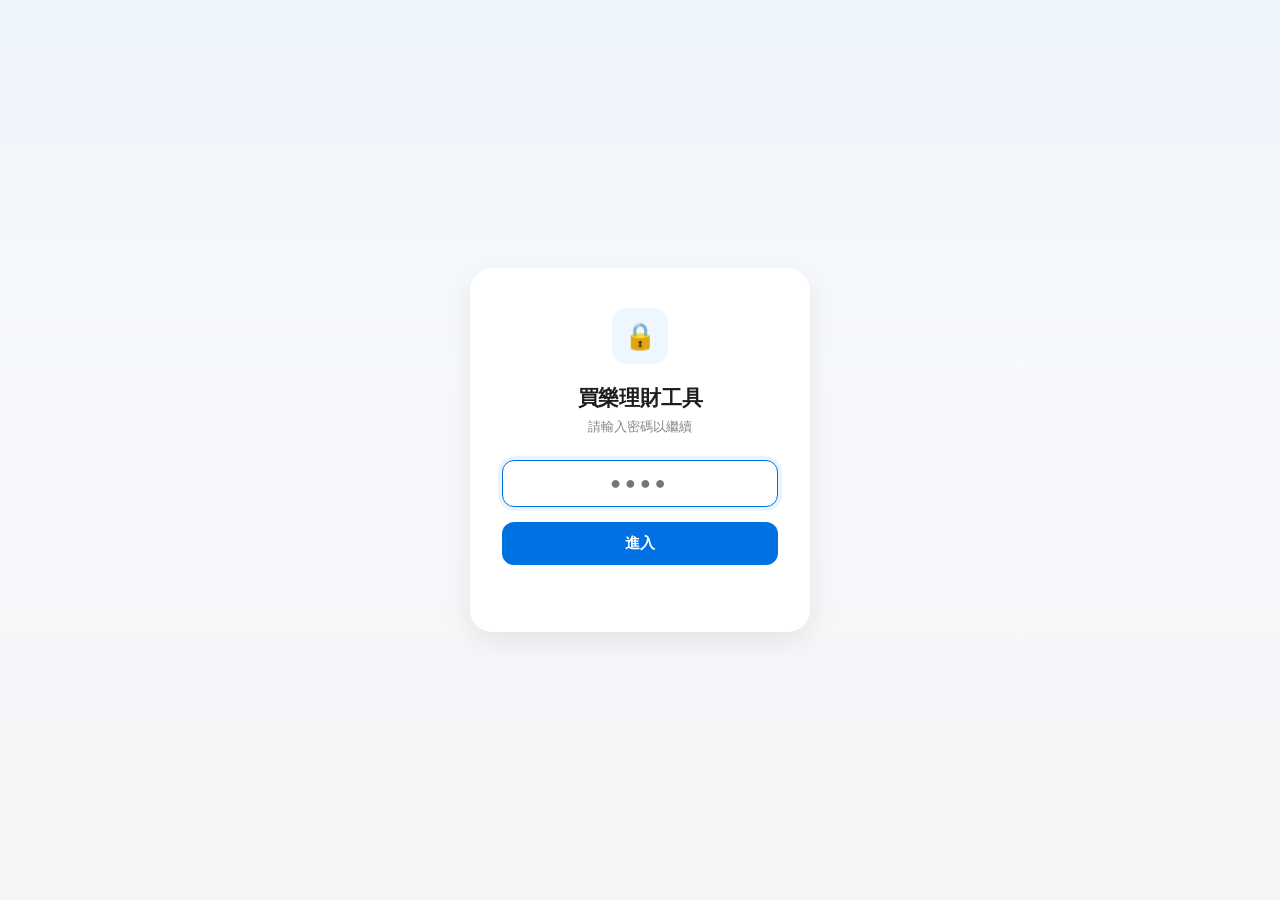
<file: proposal.html>
<!DOCTYPE html>
<html lang="zh-Hant">
<head>
<meta charset="UTF-8">
<meta name="viewport" content="width=device-width, initial-scale=1.0">
<title>建議書系統｜買樂理財工具</title>
<link rel="stylesheet" href="auth.css">
<link rel="preconnect" href="https://fonts.googleapis.com">
<link rel="preconnect" href="https://fonts.gstatic.com" crossorigin>
<link href="https://fonts.googleapis.com/css2?family=Montserrat:wght@700;800&display=swap" rel="stylesheet">
<style>
  *, *::before, *::after { box-sizing: border-box; margin: 0; padding: 0; }
  body {
    font-family: -apple-system, BlinkMacSystemFont, "Segoe UI", sans-serif;
    background: linear-gradient(180deg, #eef4fb 0%, #f7f9fc 40%, #f5f5f7 100%);
    color: #1d1d1f;
    min-height: 100vh;
  }
  .container { width: 90%; max-width: 900px; margin: 0 auto; padding: 2.5rem 1rem; }
  @media (max-width: 640px) {
    .container { padding: 1.5rem 1rem; }
  }

  /* ---------- 共用元件 ---------- */
  .back-link {
    display: inline-flex; align-items: center; gap: 4px; margin-bottom: 16px;
    font-size: 14px; color: #0071e3; text-decoration: none; font-weight: 600;
    cursor: pointer; background: none; border: none; padding: 0; font-family: inherit;
  }
  h1.page-title { font-size: 1.8rem; font-weight: 700; margin-bottom: 6px; letter-spacing: -0.02em; }
  .subtitle { font-size: 14px; color: #86868b; margin-bottom: 2rem; }

  /* ---------- 首頁：模組卡片 ---------- */
  .module-grid {
    display: grid; grid-template-columns: repeat(2, 1fr); gap: 14px;
  }
  @media (max-width: 560px) { .module-grid { grid-template-columns: 1fr; } }

  /* ---------- 首頁固定一頁，不可上下滑動 ---------- */
  html:has(#view-home.active), body:has(#view-home.active) {
    height: 100%; overflow: hidden; overscroll-behavior: none;
  }
  body:has(#view-home.active) #main-content {
    height: 100vh; height: 100dvh; padding-top: 0; padding-bottom: 0;
    display: flex !important; flex-direction: column; justify-content: center;
  }
  @media (max-width: 560px) {
    body:has(#view-home.active) #main-content > div:first-child { margin-bottom: 1rem !important; }
    body:has(#view-home.active) #main-content > div:first-child img { width: 88px !important; height: 88px !important; }
    #view-home h1.page-title { font-size: 1.5rem; }
    #view-home .subtitle { margin-bottom: 1.2rem; font-size: 13px; }
    #view-home .module-grid { grid-template-columns: 1fr 1fr; gap: 10px; }
    #view-home .module-card { flex-direction: column; align-items: flex-start; gap: 10px; padding: 14px; border-radius: 16px; }
    #view-home .module-icon { width: 38px; height: 38px; font-size: 19px; border-radius: 11px; }
    #view-home .module-name { font-size: 14.5px; }
    #view-home .module-arrow { display: none; }
  }
  @media (max-height: 620px) and (min-width: 561px) {
    body:has(#view-home.active) #main-content > div:first-child img { width: 80px !important; height: 80px !important; }
    #view-home .subtitle { margin-bottom: 1.2rem; }
    #view-home .module-card { padding: 14px 18px; }
  }
  .module-card {
    background: #fff; border-radius: 18px; padding: 20px;
    display: flex; align-items: center; gap: 14px; cursor: pointer;
    box-shadow: 0 4px 14px rgba(0,0,0,0.04); border: 1.5px solid transparent;
    transition: all .15s; text-align: left;
  }
  .module-card:hover { transform: translateY(-2px); box-shadow: 0 8px 22px rgba(0,0,0,0.08); border-color: #0071e3; }
  .module-icon {
    width: 46px; height: 46px; border-radius: 13px; flex-shrink: 0;
    background: #eef6ff; display: flex; align-items: center; justify-content: center; font-size: 22px;
  }
  .module-info { flex: 1; }
  .module-name { font-size: 16px; font-weight: 700; margin-bottom: 3px; }
  .module-count { font-size: 12.5px; color: #86868b; }
  .module-arrow { color: #c7c7cc; font-size: 18px; }

  /* ---------- 模組內：商品列表 ---------- */
  .product-list { display: flex; flex-direction: column; gap: 10px; }
  .product-row {
    background: #fff; border-radius: 16px; padding: 16px 18px;
    display: flex; align-items: center; justify-content: space-between;
    cursor: pointer; box-shadow: 0 4px 14px rgba(0,0,0,0.04);
    border: 1.5px solid transparent; transition: all .15s;
  }
  .product-row:hover { border-color: #0071e3; background: linear-gradient(135deg,#eef6ff,#f5faff); }
  .product-code { font-size: 15.5px; font-weight: 700; letter-spacing: 0.02em; }
  .product-status {
    font-size: 12px; font-weight: 600; padding: 3px 10px; border-radius: 999px;
  }
  .product-status.pending { background: #fdf1e6; color: #b56a1a; }
  .product-status.ready { background: #e7f7ee; color: #1a8a3c; }

  /* ---------- 商品詳細（試算 / 建議書產出） ---------- */
  .product-detail-card {
    background: #fff; border-radius: 18px; padding: 28px 24px;
    box-shadow: 0 4px 14px rgba(0,0,0,0.04);
  }
  .product-detail-card .code-badge {
    display: inline-block; font-size: 13px; font-weight: 700; color: #0071e3;
    background: #eef6ff; padding: 4px 12px; border-radius: 999px; margin-bottom: 12px;
  }
  .product-detail-card h2 { font-size: 1.4rem; font-weight: 700; margin-bottom: 8px; }
  .placeholder-box {
    margin-top: 1.2rem; padding: 22px; border-radius: 14px;
    background: #f9fafc; border: 1.5px dashed #d8dce3;
    color: #6e6e73; font-size: 14px; line-height: 1.7;
  }

  .view { display: none; }
  .view.active { display: block; }

  /* ---------- 試算表單 ---------- */
  .form-section { margin-top: 1.4rem; }
  .form-section + .form-section { margin-top: 1.8rem; padding-top: 1.4rem; border-top: 1px solid #eee; }
  .form-section-title { font-size: 13px; font-weight: 700; color: #6e6e73; margin-bottom: 12px; letter-spacing: 0.02em; }
  .form-grid { display: grid; grid-template-columns: repeat(2, 1fr); gap: 14px; }
  @media (max-width: 560px) { .form-grid { grid-template-columns: 1fr; } }
  .field { display: flex; flex-direction: column; gap: 6px; }
  .field label { font-size: 13px; font-weight: 600; color: #444; }
  .field-note { font-size: 12.5px; color: #86868b; margin-top: 6px; }
  .age-hint {
    margin-top: 8px; padding: 8px 12px; border-radius: 10px;
    background: #eef6ff; color: #0071e3; font-size: 13px; font-weight: 600;
  }
  .field input[type="text"], .field input[type="number"], .field select {
    padding: 10px 12px; border-radius: 10px; border: 1.5px solid #e5e5ea;
    background: #f9f9fb; font-size: 14.5px; font-family: inherit; color: #1d1d1f;
  }
  .field input:focus, .field select:focus {
    outline: none; border-color: #0071e3; background: #fff; box-shadow: 0 0 0 3px rgba(0,113,227,0.08);
  }
  .birth-row { display: flex; gap: 8px; align-items: center; }
  .birth-row input { width: 100%; text-align: center; }
  .birth-row span { font-size: 13px; color: #86868b; flex-shrink: 0; }
  .radio-group { display: flex; gap: 10px; }
  .radio-pill {
    flex: 1; text-align: center; padding: 9px 10px; border-radius: 10px;
    border: 1.5px solid #e5e5ea; background: #f9f9fb; font-size: 14px; font-weight: 600;
    color: #444; cursor: pointer; transition: all .12s; user-select: none;
  }
  .radio-pill.active { background: #0071e3; border-color: #0071e3; color: #fff; }
  details.advanced { margin-top: 1.4rem; }
  details.advanced > summary {
    cursor: pointer; font-size: 13px; font-weight: 700; color: #0071e3; list-style: none;
  }
  details.advanced > summary::-webkit-details-marker { display: none; }
  details.advanced .form-grid { margin-top: 12px; }
  .submit-btn {
    margin-top: 1.6rem; width: 100%; padding: 13px; border: none; border-radius: 12px;
    background: #0071e3; color: #fff; font-size: 15.5px; font-weight: 700; cursor: pointer;
    transition: background .15s;
  }
  .submit-btn:hover { background: #0060c2; }
  .submit-btn:disabled { background: #b9d7f5; cursor: not-allowed; }
  .calc-error {
    margin-top: 1rem; padding: 12px 14px; border-radius: 10px;
    background: #fdeeec; color: #b3261e; font-size: 13.5px; display: none;
  }
  .calc-loading {
    margin-top: 1.4rem; text-align: center; color: #86868b; font-size: 13.5px; display: none;
  }

  /* ---------- 試算結果 ---------- */
  .result-box { margin-top: 1.8rem; padding-top: 1.6rem; border-top: 1px solid #eee; display: none; }
  .summary-grid { display: grid; grid-template-columns: repeat(2, 1fr); gap: 10px; margin-bottom: 1.4rem; }
  @media (max-width: 560px) { .summary-grid { grid-template-columns: 1fr; } }
  .pfa-single-row { grid-column: 1 / -1; display: grid; grid-template-columns: repeat(auto-fit, minmax(150px, 1fr)); gap: 12px; }
  .pfa-single-row .cell { text-align: center; padding: 18px 12px; border-radius: 16px; background: #eef3fc; border: 1px solid #d9e3f7; }
  .pfa-single-row .cell.twd { background: #e3ecfb; border-color: #c7d6f3; }
  .pfa-single-row .label { font-size: 13px; font-weight: 700; color: #5b6b8a; letter-spacing: 0.04em; }
  .pfa-single-row .value { margin-top: 8px; font-size: 26px; font-weight: 800; color: #1e3a8a; white-space: nowrap; }
  .pfa-single-row .value small { font-size: 14px; font-weight: 700; color: #3a4a6b; }
  .pfa-single-row .note { margin-top: 6px; font-size: 12px; color: #6b7a96; }
  .pfa-tools { margin-left: auto; display: inline-flex; flex-wrap: wrap; gap: 8px; justify-content: flex-end; }
  .pfa-currency-btn {
    display: inline-flex; align-items: center; gap: 8px; padding: 8px 16px; border-radius: 999px;
    border: 1.5px solid #c7d6f3; background: #eef3fc; color: #1e3a8a; font-size: 13.5px; font-weight: 800;
    font-family: inherit; cursor: pointer; transition: all .15s;
  }
  .pfa-currency-btn small { font-size: 11.5px; font-weight: 600; color: #5b6b8a; }
  .pfa-currency-btn:hover { border-color: #1e3a8a; }
  .pfa-currency-btn.active { background: #1e3a8a; border-color: #1e3a8a; color: #fff; }
  #pfa-result-table th small { font-size: 11px; font-weight: 600; color: #8a93a3; }
  #pfa-result-table { font-size: 13.5px; }
  #pfa-result-table th, #pfa-result-table td { padding: 8px 6px; }
  #pfa-result-table th { font-size: 13px; }
  #pfa-result-table th small { white-space: nowrap; font-size: 10.5px; }
  #pfa-result-table .ratio { background: #f3f7fe; }
  #pfa-result-table th.ratio { background: #e8effc; color: #1e3a8a; }
  #pfa-result-table td.ratio { font-weight: 700; color: #1e3a8a; }
  #pfa-result-table td.ratio.pos { color: #157a3a; }
  #pfa-result-table td.ratio.neg { color: #c0392b; }
  #pfa-result-table td.gain { color: #157a3a; font-weight: 700; }
  #pfa-result-table td.surv { color: #b45309; font-weight: 700; }
  .summary-tile.ret { background: #fff7ed; border-color: #fed7aa; }
  .summary-tile.ret .value small { font-size: 12px; font-weight: 500; color: #9a6b3a; }
  .summary-tile .note { margin-top: 4px; font-size: 12px; color: #9a6b3a; }
  .pfa-ratio-note { margin-top: 8px; font-size: 12px; line-height: 1.6; color: #7b8494; }
  /* ---------- 保額型分紅：比較商品 ---------- */
  .pfa-compare-btn { background: #fff; }
  .pfa-compare { margin-top: 22px; padding: 22px 20px; border-radius: 20px; background: #f6f9fe; border: 1.5px solid #d9e3f7; }
  .pc-head { display: flex; justify-content: space-between; align-items: center; }
  .pc-title { font-size: 18px; font-weight: 800; color: #1e3a8a; }
  .pc-close { border: none; background: #e3ecfb; color: #1e3a8a; width: 32px; height: 32px; border-radius: 50%; font-size: 14px; cursor: pointer; }
  .pc-label { margin: 16px 0 8px; font-size: 13px; font-weight: 700; color: #5b6475; }
  .pc-chips { display: flex; flex-wrap: wrap; gap: 8px; }
  .pc-group { margin: 12px 0 8px; font-size: 13px; font-weight: 700; color: #4a5568; }
  .pc-group:first-of-type { margin-top: 0; }
  .pc-chip:disabled { opacity: .35; cursor: not-allowed; }
  .pc-retire, .pc-ulbonus { margin-bottom: 14px; }
  .pc-chip { display: flex; flex-direction: column; align-items: center; gap: 2px; min-width: 104px; padding: 9px 12px; border-radius: 14px; border: 1.5px solid #d9e3f7; background: #fff; cursor: pointer; font-family: inherit; color: #2b3242; transition: all .15s; }
  .pc-chip b { font-size: 15px; font-weight: 800; }
  .pc-chip small { font-size: 11px; color: #7b8494; }
  .pc-chip.on { background: #1e3a8a; border-color: #1e3a8a; color: #fff; }
  .pc-chip.on small { color: #d6e0f7; }
  .pc-basis { display: grid; grid-template-columns: minmax(0, 1fr) minmax(0, 1fr); gap: 12px; align-items: center; }
  .pc-basis .radio-group { min-width: 0; }
  .pc-basis .radio-pill { min-width: 0; white-space: nowrap; }
  .pfa-compare { min-width: 0; }
  .pc-result-head, .pc-table-wrap { max-width: 100%; }
  .pc-basis .radio-pill.active { background: #1e3a8a; border-color: #1e3a8a; }
  .pc-value { display: flex; align-items: center; gap: 10px; }
  .pc-value input { flex: 1; min-width: 0; padding: 10px 12px; border-radius: 10px; border: 1.5px solid #d9e3f7; background: #fff; font-size: 16px; font-weight: 700; font-family: inherit; }
  .pc-value span { font-size: 13px; font-weight: 700; color: #5b6475; white-space: nowrap; }
  .pc-note { margin-top: 8px; font-size: 12px; line-height: 1.6; color: #7b8494; }
  .pc-run { margin-top: 16px; width: 100%; padding: 12px; border: none; border-radius: 12px; background: #1e3a8a; color: #fff; font-size: 15px; font-weight: 800; font-family: inherit; cursor: pointer; }
  .pc-run:disabled { opacity: .6; cursor: wait; }
  .pc-err { margin-top: 12px; padding: 10px 14px; border-radius: 10px; background: #fdeeec; color: #b3261e; font-size: 13.5px; }
  .pc-loading { margin-top: 18px; display: flex; align-items: center; gap: 12px; font-size: 13.5px; color: #5b6475; }
  .pc-loading .cs-spinner { width: 26px; height: 26px; border-width: 3px; border-color: #d6e3fa; border-top-color: #1e3a8a; }
  .pc-result-head { margin-top: 20px; display: flex; justify-content: space-between; align-items: center; gap: 10px; flex-wrap: wrap; }
  .pc-client { font-size: 13.5px; font-weight: 700; color: #1d2433; }
  .pc-scen { margin-top: 12px; }
  .pc-table-wrap { overflow-x: auto; border-radius: 14px; border: 1px solid #e3e9f3; background: #fff; }
  .pc-table { width: 100%; border-collapse: collapse; font-size: 14px; }
  .pc-table th, .pc-table td { padding: 10px 12px; border-bottom: 1px solid #eef1f6; text-align: center; vertical-align: middle; }
  .pc-table tr > th:first-child { position: sticky; left: 0; z-index: 1; background: #f8fafd; text-align: left; font-size: 13px; font-weight: 700; color: #3a4150; white-space: nowrap; min-width: 108px; }
  .pc-table th small, .pc-table td small { font-size: 11px; font-weight: 600; color: #8a93a3; }
  .pc-table td { font-weight: 700; color: #1d2433; white-space: nowrap; }
  .pc-colhead { background: #eef3fc; min-width: 130px; }
  .pc-colhead .code { font-size: 17px; font-weight: 800; color: #1e3a8a; }
  .pc-colhead .nm { font-size: 11px; font-weight: 600; color: #5b6475; white-space: nowrap; }
  .pc-colhead .ty { margin-top: 2px; font-size: 11.5px; font-weight: 700; color: #2554e0; }
  .pc-table td.best { background: #e3f4e9; color: #126b34; }
  .pc-table td.best small { color: #2f8a50; }
  .pc-table td.na { color: #b3261e; font-weight: 600; white-space: normal; }
  .pc-table tr.pc-grp > * { border-top: 2px solid #d9e3f7; }
  .pc-table .grp { display: block; font-size: 11.5px; font-weight: 800; color: #2554e0; }
  .pc-table tr.pc-key td { font-size: 15px; }
  .pc-foot { margin-top: 10px; font-size: 12px; line-height: 1.6; color: #8a93a3; }
  @media (max-width: 560px) {
    .pc-basis { grid-template-columns: minmax(0, 1fr); }
    .pfa-compare { padding: 18px 14px; }
    .pc-chip { min-width: calc(50% - 4px); }
    .pfa-tools { margin-left: 0; width: 100%; justify-content: flex-start; }
  }
  .summary-tile { background: #f9fafc; border-radius: 12px; padding: 12px 14px; }
  .summary-tile .label { font-size: 12px; color: #86868b; margin-bottom: 4px; }
  .summary-tile .value { font-size: 17px; font-weight: 700; color: #1d1d1f; }
  .scenario-tabs { display: flex; gap: 8px; margin-bottom: 12px; flex-wrap: wrap; }
  .scenario-tab {
    padding: 7px 14px; border-radius: 999px; font-size: 13px; font-weight: 600;
    background: #f0f0f2; color: #555; cursor: pointer; border: none; font-family: inherit;
  }
  .scenario-tab.active { background: #0071e3; color: #fff; }
  .table-wrap { overflow-x: auto; border-radius: 12px; border: 1px solid #eee; max-height: 420px; overflow-y: auto; }
  table.result-table { width: 100%; border-collapse: collapse; font-size: 15px; white-space: nowrap; }
  table.result-table th {
    position: sticky; top: 0; background: #f5f5f7; padding: 9px 12px; text-align: right;
    font-weight: 700; color: #444; border-bottom: 1px solid #e5e5ea;
  }
  table.result-table th:first-child, table.result-table td:first-child { text-align: center; padding-right: 6px; }
  table.result-table th:nth-child(2), table.result-table td:nth-child(2) { text-align: center; padding-left: 6px; }
  table.result-table td { padding: 8px 12px; text-align: right; border-bottom: 1px solid #f2f2f4; }
  table.result-table tr:nth-child(even) { background: #fafafc; }
  .download-pdf-btn {
    margin-top: 1.2rem; width: 100%; padding: 12px; border-radius: 12px;
    background: #1a8a3c; color: #fff; font-size: 15px; font-weight: 700; border: none;
    cursor: pointer; transition: background .15s;
  }
  .download-pdf-btn:hover { background: #157030; }
  .download-pdf-btn:disabled { background: #a8d4b8; cursor: not-allowed; }

  /* ---------- 男女防癌險：商品試算工作台（CLZ / CLX / CIA / CIB） ---------- */
  #view-cancer .back-link { margin-bottom: 18px; color: var(--cs-accent); }
  /* 配色：預設藍色；女性商品（CLX / CIB）於 #view-cancer 加上 .cs-female 改為珊瑚蜜桃色 */
  #view-cancer, #view-dividend {
    --cs-accent: #2554e0;
    --cs-deep: #1e3a8a;
    --cs-tint: #eef3fc;
    --cs-tint-bd: #d9e3f7;
    --cs-track: #d6e3fa;
    --cs-hover-bd: #b7c8ef;
    --cs-input: #f4f7fc;
    --cs-input-bd: #e3e9f3;
    --cs-tab-hover: #f3f6fc;
    --cs-check: #f8fafd;
    --cs-line: #d6dfee;
    --cs-accent-rgb: 37,84,224;
    --cs-glow-rgb: 30,64,175;
    --cs-shadow-rgb: 30,58,138;
  }
  #view-cancer.cs-female {
    --cs-accent: #ee7b6b;
    --cs-deep: #c04a3c;
    --cs-tint: #fef3f0;
    --cs-tint-bd: #fbd9d1;
    --cs-track: #fcdcd5;
    --cs-hover-bd: #f6b8ab;
    --cs-input: #fff8f6;
    --cs-input-bd: #f6e1dc;
    --cs-tab-hover: #fff4f1;
    --cs-check: #fffaf8;
    --cs-line: #f3d5cd;
    --cs-accent-rgb: 238,123,107;
    --cs-glow-rgb: 192,74,60;
    --cs-shadow-rgb: 140,60,45;
  }
  .cs-tabs {
    display: grid; grid-template-columns: repeat(var(--n, 4), 1fr); gap: 6px;
    max-width: 720px; margin: 0 auto 30px; padding: 8px;
    background: #fff; border-radius: 22px; border: 1px solid #eef1f6;
    box-shadow: 0 8px 28px rgba(var(--cs-shadow-rgb),0.08);
  }
  .cs-tab {
    border: none; background: transparent; border-radius: 16px; padding: 12px 6px;
    cursor: pointer; font-family: inherit; transition: background .15s, box-shadow .15s;
  }
  .cs-tab:hover { background: var(--cs-tab-hover); }
  .cs-tab .code { display: block; font-family: 'Montserrat', -apple-system, sans-serif; font-weight: 800; font-size: 20px; color: #2b3242; letter-spacing: 0.01em; }
  .cs-tab .sub { display: block; margin-top: 3px; font-size: 12px; color: #7b8494; white-space: nowrap; }
  .cs-tab.active { background: linear-gradient(135deg, var(--cs-accent) 0%, var(--cs-deep) 100%); box-shadow: 0 8px 18px rgba(var(--cs-glow-rgb),0.32); }
  .cs-tab.active .code, .cs-tab.active .sub { color: #fff; }

  .cs-head { display: flex; justify-content: space-between; align-items: flex-start; gap: 12px; margin-bottom: 24px; }
  .cs-code { font-family: 'Montserrat', -apple-system, sans-serif; font-weight: 800; font-size: 58px; line-height: 1; color: var(--cs-deep); letter-spacing: -0.01em; }
  .cs-desc { margin-top: 12px; font-size: 13.5px; color: #7b8494; }
  .cs-pill { flex-shrink: 0; font-size: 17px; font-weight: 800; letter-spacing: 0.04em; color: var(--cs-deep); background: var(--cs-tint); border: 1.5px solid var(--cs-tint-bd); padding: 12px 26px; border-radius: 999px; }

  .cs-grid { display: grid; grid-template-columns: 1.1fr 1fr; gap: 22px; align-items: start; }
  .cs-card { background: #fff; border-radius: 24px; padding: 28px 26px; box-shadow: 0 10px 30px rgba(var(--cs-shadow-rgb),0.06); }
  .cs-sec { display: flex; align-items: center; gap: 12px; margin: 26px 0 14px; font-size: 12.5px; font-weight: 700; color: #8a93a3; letter-spacing: 0.06em; }
  .cs-sec.first { margin-top: 0; }
  .cs-sec::after { content: ''; flex: 1; height: 1px; background: #e7ebf2; }

  .cs-gender { display: inline-flex; align-items: center; gap: 8px; margin-bottom: 16px; padding: 10px 18px; border-radius: 14px; background: var(--cs-tint); border: 1px solid var(--cs-tint-bd); color: var(--cs-deep); font-size: 15px; font-weight: 700; }
  .cs-gender .emoji { font-size: 20px; }
  .cs-birth { display: grid; grid-template-columns: 1.7fr 1fr 1fr; gap: 10px; }
  .cs-input.year::placeholder { font-size: 15px; }
  .cs-input {
    width: 100%; padding: 14px 16px; border-radius: 14px; border: 1.5px solid var(--cs-input-bd); background: var(--cs-input);
    font-size: 17px; font-family: inherit; color: #1d2433; text-align: center; -moz-appearance: textfield;
  }
  .cs-input.year { text-align: left; }
  .cs-input::placeholder { color: #9aa3b2; }
  .cs-input:focus { outline: none; border-color: var(--cs-accent); background: #fff; box-shadow: 0 0 0 4px rgba(var(--cs-accent-rgb),0.1); }
  .cs-input::-webkit-outer-spin-button, .cs-input::-webkit-inner-spin-button { -webkit-appearance: none; margin: 0; }
  .cs-age { min-height: 18px; margin-top: 10px; font-size: 13px; font-weight: 600; color: var(--cs-accent); }
  .cs-age.warn { color: #c2410c; }

  .cs-terms { display: grid; grid-template-columns: repeat(var(--n, 2), 1fr); gap: 12px; }
  .cs-term {
    padding: 16px 8px; border-radius: 16px; border: 1.5px solid var(--cs-input-bd); background: #fff;
    cursor: pointer; text-align: center; font-family: inherit; transition: all .15s;
  }
  .cs-term:hover { border-color: var(--cs-hover-bd); }
  .cs-term .t { display: block; font-size: 19px; font-weight: 800; color: #2b3242; }
  .cs-term .r { display: block; margin-top: 5px; font-size: 12.5px; color: #7b8494; }
  .cs-term.active { border-color: var(--cs-accent); background: var(--cs-tint); box-shadow: 0 0 0 3px rgba(var(--cs-accent-rgb),0.12); }
  .cs-term.active .t { color: var(--cs-deep); }
  .cs-term.off { opacity: .45; }

  .cs-face { display: flex; justify-content: space-between; align-items: flex-end; gap: 12px; }
  .cs-face-num { display: flex; align-items: baseline; gap: 10px; padding: 0 6px 4px; border-bottom: 2px solid var(--cs-input-bd); }
  .cs-face-num input {
    width: 130px; border: none; background: transparent; text-align: center; -moz-appearance: textfield;
    font-family: 'Montserrat', -apple-system, sans-serif; font-weight: 800; font-size: 46px; color: var(--cs-deep);
  }
  .cs-face-num input:focus { outline: none; }
  .cs-face-num input::placeholder { color: var(--cs-deep); }
  .cs-face-num input::-webkit-outer-spin-button, .cs-face-num input::-webkit-inner-spin-button { -webkit-appearance: none; margin: 0; }
  .cs-face-num .unit { font-size: 20px; font-weight: 700; color: #3a4150; }
  .cs-est { text-align: right; }
  .cs-est .l { font-size: 13px; color: #7b8494; }
  .cs-est .v { margin-top: 6px; font-family: 'Montserrat', -apple-system, sans-serif; font-weight: 800; font-size: 22px; color: var(--cs-deep); }
  .cs-face-note { min-height: 18px; margin-top: 8px; font-size: 12.5px; color: #c2410c; }

  .cs-range {
    -webkit-appearance: none; appearance: none; width: 100%; height: 8px; margin: 22px 0 12px;
    border-radius: 999px; outline: none; cursor: pointer;
    background: linear-gradient(to right, var(--cs-accent) var(--p, 0%), var(--cs-track) var(--p, 0%));
  }
  .cs-range::-webkit-slider-thumb {
    -webkit-appearance: none; width: 28px; height: 28px; border-radius: 50%;
    background: #fff; border: 1px solid var(--cs-line); box-shadow: 0 2px 8px rgba(var(--cs-shadow-rgb),0.25);
  }
  .cs-range::-moz-range-thumb { width: 28px; height: 28px; border-radius: 50%; background: #fff; border: 1px solid var(--cs-line); box-shadow: 0 2px 8px rgba(var(--cs-shadow-rgb),0.25); }
  .cs-ticks { position: relative; height: 18px; margin: 0 14px; font-size: 12.5px; color: #7b8494; }
  .cs-ticks span { position: absolute; top: 0; transform: translateX(-50%); white-space: nowrap; }

  details.cs-adv { margin-top: 24px; border-top: 1px solid #e7ebf2; padding-top: 16px; }
  details.cs-adv > summary { cursor: pointer; list-style: none; font-size: 13px; font-weight: 700; color: var(--cs-accent); }
  details.cs-adv > summary::-webkit-details-marker { display: none; }
  details.cs-adv .form-grid { margin-top: 14px; }

  .cs-panel {
    position: sticky; top: 20px; min-height: 440px; padding: 40px 28px;
    display: flex; flex-direction: column; align-items: center; justify-content: center; text-align: center;
    background: #fff; border: 1.5px dashed var(--cs-line); border-radius: 24px;
  }
  .cs-panel.result { border: 1px solid #e7ebf2; box-shadow: 0 10px 30px rgba(var(--cs-shadow-rgb),0.06); align-items: stretch; justify-content: flex-start; text-align: left; padding: 28px 26px; }
  .cs-icon { width: 78px; height: 78px; border-radius: 22px; display: flex; align-items: center; justify-content: center; font-size: 34px; background: var(--cs-tint); border: 1px solid var(--cs-tint-bd); }
  .cs-panel h3 { margin-top: 26px; font-size: 19px; font-weight: 800; color: #1d2433; }
  .cs-panel .hint { margin-top: 10px; font-size: 14px; line-height: 1.75; color: #8a93a3; }
  .cs-panel .hint.err { color: #b3261e; }
  .cs-check { width: 100%; max-width: 330px; margin-top: 26px; display: flex; flex-direction: column; gap: 10px; }
  .cs-check div { display: flex; align-items: center; gap: 12px; padding: 13px 18px; border-radius: 12px; border: 1px solid #e7ebf2; background: var(--cs-check); text-align: left; font-size: 15px; font-weight: 700; color: #2b3242; }
  .cs-check i { width: 22px; height: 22px; flex-shrink: 0; border-radius: 50%; border: 2px solid #9aa3b2; display: flex; align-items: center; justify-content: center; font-style: normal; font-size: 12px; color: #fff; }
  .cs-check .done { color: var(--cs-deep); background: var(--cs-tint); border-color: var(--cs-tint-bd); }
  .cs-check .done i { background: var(--cs-accent); border-color: var(--cs-accent); }
  .cs-spinner { width: 44px; height: 44px; border-radius: 50%; border: 4px solid var(--cs-track); border-top-color: var(--cs-accent); animation: cs-spin .8s linear infinite; }
  @keyframes cs-spin { to { transform: rotate(360deg); } }

  .cs-res-tag { align-self: flex-start; font-size: 12.5px; font-weight: 700; color: var(--cs-deep); background: var(--cs-tint); padding: 5px 12px; border-radius: 999px; }
  .cs-res-label { margin-top: 18px; font-size: 13.5px; color: #7b8494; }
  .cs-res-big { margin-top: 4px; font-family: 'Montserrat', -apple-system, sans-serif; font-weight: 800; font-size: 44px; line-height: 1.1; color: var(--cs-deep); }
  .cs-res-big small { margin-left: 6px; font-family: -apple-system, BlinkMacSystemFont, sans-serif; font-size: 16px; font-weight: 700; color: #3a4150; }
  .cs-res-rows { margin-top: 20px; border-top: 1px solid #eef1f6; }
  .cs-res-rows div { display: flex; justify-content: space-between; gap: 12px; padding: 12px 2px; border-bottom: 1px solid #eef1f6; font-size: 14.5px; }
  .cs-res-rows span { color: #6b7383; }
  .cs-res-rows b { font-weight: 700; color: #1d2433; }
  .cs-res-note { margin-top: 12px; font-size: 12.5px; color: #8a93a3; line-height: 1.6; }
  .cs-pdf-btn {
    margin-top: 20px; width: 100%; padding: 14px; border: none; border-radius: 14px; cursor: pointer;
    background: linear-gradient(135deg, var(--cs-accent) 0%, var(--cs-deep) 100%); color: #fff; font-size: 15px; font-weight: 700; font-family: inherit;
    box-shadow: 0 8px 18px rgba(var(--cs-glow-rgb),0.25);
  }
  .cs-pdf-btn:disabled { opacity: .6; cursor: wait; }
  .cs-pdf-err { margin-top: 8px; font-size: 12.5px; color: #b3261e; }

  .cs-table-card { margin-top: 22px; display: none; }
  .cs-table-card table.result-table th { white-space: normal; vertical-align: bottom; line-height: 1.35; min-width: 76px; }
  .cs-table-card table.result-table th:nth-child(-n+2) { white-space: nowrap; min-width: 0; }
  .cs-table-card h4 { margin-bottom: 14px; font-size: 15px; font-weight: 800; color: #1d2433; }


  /* ---- 試算結果（右側卡片 + 給付保障） ---- */
  .cs-panel.result { position: static; min-height: 0; padding: 0; border: none; background: transparent; box-shadow: none; display: flex; flex-direction: column; gap: 18px; align-items: stretch; text-align: left; }
  .cs-rcard { position: relative; overflow: hidden; background: #fff; border-radius: 24px; padding: 26px 24px; border: 1px solid var(--cs-tint); box-shadow: 0 10px 30px rgba(var(--cs-shadow-rgb),0.08); }
  .cs-rcard-main::before { content: ''; position: absolute; left: 0; right: 0; top: 0; height: 6px; background: linear-gradient(90deg, var(--cs-accent), var(--cs-deep)); }
  .cs-r-who { display: flex; align-items: center; flex-wrap: wrap; gap: 10px; font-size: 14px; font-weight: 600; color: #3a4150; }
  .cs-r-who .g { padding: 6px 12px; border-radius: 10px; border: 1px solid #e7ebf2; background: #fff; font-weight: 700; color: #2b3242; }
  .cs-r-who b { font-family: 'Montserrat', -apple-system, sans-serif; font-weight: 800; color: #1d2433; }
  .cs-r-label { margin-top: 20px; font-size: 13.5px; font-weight: 700; color: #8a93a3; }
  .cs-r-big { margin-top: 2px; font-family: 'Montserrat', -apple-system, sans-serif; font-weight: 800; font-size: 56px; line-height: 1.05; letter-spacing: -0.02em; background: linear-gradient(90deg, var(--cs-deep), var(--cs-accent)); -webkit-background-clip: text; background-clip: text; color: transparent; }
  .cs-r-big .cur { font-size: 28px; margin-right: 4px; vertical-align: 6px; }
  .cs-r-net { margin-top: 4px; font-size: 12.5px; color: #8a93a3; }
  .cs-r-pill { display: inline-block; margin-top: 12px; padding: 8px 16px; border-radius: 999px; background: var(--cs-tint); border: 1px solid var(--cs-tint-bd); color: var(--cs-deep); font-size: 13.5px; font-weight: 700; }
  .cs-r-sub { margin: 22px 0 10px; font-size: 13px; font-weight: 700; color: #8a93a3; letter-spacing: 0.04em; }
  .cs-freq { display: grid; grid-template-columns: repeat(4, 1fr); gap: 8px; }
  .cs-freq-tile { display: flex; flex-direction: column; align-items: center; gap: 4px; padding: 14px 4px; border-radius: 14px; border: 1px solid var(--cs-tint-bd); background: var(--cs-check); cursor: pointer; font-family: inherit; transition: all .15s; }
  .cs-freq-tile:hover { border-color: var(--cs-hover-bd); }
  .cs-freq-tile .l { font-size: 12.5px; font-weight: 700; color: #8a93a3; }
  .cs-freq-tile .v { font-family: 'Montserrat', -apple-system, sans-serif; font-weight: 800; font-size: 17px; color: var(--cs-deep); }
  .cs-freq-tile .u { font-size: 11px; color: #8a93a3; }
  .cs-freq-tile.active { background: var(--cs-tint); border-color: var(--cs-hover-bd); box-shadow: inset 0 0 0 1px var(--cs-hover-bd); }
  .cs-freq-tile.active .v { color: var(--cs-accent); }

  .cs-r-title { display: flex; align-items: center; gap: 10px; margin-bottom: 16px; font-size: 15px; font-weight: 800; color: #1d2433; }
  .cs-r-title .tag { padding: 4px 12px; border-radius: 999px; background: var(--cs-tint); color: var(--cs-accent); font-size: 13px; font-weight: 700; }
  .cs-stats { display: grid; grid-template-columns: repeat(2, 1fr); gap: 10px; }
  .cs-stats div { padding: 12px 14px; border-radius: 14px; background: var(--cs-check); }
  .cs-stats span { display: block; font-size: 12px; font-weight: 700; color: #8a93a3; }
  .cs-stats b { display: block; margin-top: 6px; font-family: 'Montserrat', -apple-system, sans-serif; font-size: 18px; font-weight: 800; color: #1d2433; }
  .cs-sum { margin-top: 14px; padding: 8px 20px 14px; border-radius: 18px; background: var(--cs-input); }
  .cs-sum .row { display: flex; justify-content: space-between; align-items: center; gap: 10px; padding: 14px 0; border-bottom: 1px solid #eef1f6; font-size: 14.5px; }
  .cs-sum .row span { font-weight: 600; color: #3a4150; }
  .cs-sum .row b { font-family: 'Montserrat', -apple-system, sans-serif; font-weight: 700; color: #1d2433; white-space: nowrap; }
  .cs-sum .row.total { border-bottom: none; border-top: 2px dashed var(--cs-tint-bd); margin-top: 4px; padding-top: 18px; }
  .cs-sum .row.total span { font-weight: 800; color: #1d2433; }
  .cs-sum .row.total b { font-size: 24px; font-weight: 800; color: var(--cs-deep); }
  .cs-sum sup { font-size: 14px; }
  .cs-foot { margin-top: 10px; font-size: 12px; line-height: 1.6; color: #9aa3b2; }

  .cs-benefit-card { margin-top: 22px; display: none; }
  .cs-benefits { display: flex; flex-direction: column; }
  .cs-bf { display: grid; grid-template-columns: 34px 1fr auto; gap: 16px; align-items: center; padding: 20px 14px; border-bottom: 1px solid #eef1f6; }
  .cs-bf:last-child { border-bottom: none; }
  .cs-bf.hot { background: var(--cs-tint); border-radius: 18px; border-bottom-color: transparent; }
  .cs-bf .n { width: 32px; height: 32px; border-radius: 50%; display: flex; align-items: center; justify-content: center; font-size: 14px; font-weight: 800; color: #fff; background: linear-gradient(135deg, var(--cs-accent), var(--cs-deep)); }
  .cs-bf .t { font-size: 16px; font-weight: 800; color: #1d2433; }
  .cs-bf .d { margin-top: 6px; font-size: 13.5px; line-height: 1.65; color: #5b6475; }
  .cs-bf .chips { display: flex; flex-wrap: wrap; gap: 6px; margin-top: 10px; }
  .cs-bf .chips b { font-family: 'Montserrat', -apple-system, sans-serif; font-weight: 800; margin-right: 2px; }
  .cs-bf .chips span { padding: 4px 10px; border-radius: 8px; background: var(--cs-tint); border: 1px solid var(--cs-tint-bd); color: var(--cs-deep); font-size: 12px; font-weight: 700; }
  .cs-bf details.lst { margin-top: 10px; }
  .cs-bf details.lst summary { cursor: pointer; font-size: 12.5px; font-weight: 700; color: var(--cs-accent); }
  .cs-bf details.lst ol { margin: 8px 0 0 18px; font-size: 13px; line-height: 1.75; color: #5b6475; }
  .cs-bf .cn { margin-top: 8px; font-size: 12px; font-weight: 700; color: var(--cs-accent); }
  .cs-bf .amt { text-align: right; min-width: 120px; }
  .cs-bf .a { font-family: 'Montserrat', -apple-system, sans-serif; font-size: 24px; font-weight: 800; color: var(--cs-deep); white-space: nowrap; }
  .cs-bf .a small { font-family: -apple-system, BlinkMacSystemFont, sans-serif; font-size: 16px; font-weight: 800; }
  .cs-bf .s { margin-top: 4px; font-size: 12px; color: #9aa3b2; }

  /* ---------- 保額型分紅：客戶資料 + 商品分頁 ---------- */
  #view-dividend .back-link { margin-bottom: 18px; color: var(--cs-accent); }
  .dv-client-grid { display: grid; grid-template-columns: 1.3fr 1fr; gap: 14px; margin-bottom: 14px; }
  .dv-f label { display: block; margin-bottom: 8px; font-size: 13px; font-weight: 700; color: #5b6475; }
  .dv-f .radio-group { height: 52px; }
  .dv-f .radio-pill { display: flex; align-items: center; justify-content: center; border-radius: 14px; font-size: 16px; }
  .dv-f .radio-pill.active { background: var(--cs-accent); border-color: var(--cs-accent); }
  .dv-tabs { grid-template-columns: repeat(var(--n, 7), 1fr); row-gap: 6px; max-width: none; margin: 24px 0 26px; }
  .dv-tabs .cs-tab .code { font-size: 18px; }
  .dv-product .cs-head { margin-bottom: 6px; }
  .dv-product .cs-code { font-size: 48px; }
  @media (max-width: 760px) {
    .cs-grid { grid-template-columns: 1fr; }
    .cs-panel { position: static; min-height: 0; padding: 30px 20px; }
    .cs-code { font-size: 44px; }
    .cs-card { padding: 22px 18px; }
    .cs-tab { padding: 10px 2px; }
    .cs-tab .code { font-size: 16px; }
    .cs-tab .sub { font-size: 10.5px; line-height: 1.35; }
    .cs-tab .sub > span { display: block; }
    .cs-tab .sub .sep { display: none; }
    .cs-birth { grid-template-columns: 1fr 1fr; }
    .cs-birth .year { grid-column: 1 / -1; }
    .cs-term { padding: 14px 4px; }
    .cs-term .t { font-size: 17px; }
    .cs-term .r { font-size: 11.5px; white-space: nowrap; }
    .cs-face-num input { width: 104px; font-size: 38px; }
    .cs-head { flex-direction: column-reverse; }
    .dv-client-grid { grid-template-columns: 1fr; }
    .dv-tabs { grid-template-columns: repeat(4, 1fr); }
    .dv-product .cs-code { font-size: 38px; }
    .cs-r-big { font-size: 46px; }
    .cs-freq-tile .v { font-size: 15px; }
    .cs-bf { grid-template-columns: 30px 1fr; padding: 18px 8px; }
    .cs-bf .amt { grid-column: 2; text-align: left; }
    .cs-bf { align-items: start; }
    .cs-sum { padding: 6px 16px 12px; }
    .cs-sum .row.total { flex-wrap: wrap; }
    .cs-sum .row.total b { font-size: 21px; }
    .cs-stats span { font-size: 11.5px; }
    .cs-pill { align-self: flex-start; font-size: 15px; padding: 9px 20px; }
  }
</style>
</head>
<body>
<script src="auth.js"></script>

  <!-- ========== 主內容 ========== -->
  <div class="container" id="main-content" style="display:none;">

    <!-- 頂部品牌列 -->
    <div style="display:flex; align-items:center; justify-content:center; margin-bottom:1.5rem;">
      <img src="avatar.png" alt="頭像" onload="window.fitHome && fitHome()" style="width:112px; height:112px; border-radius:50%; object-fit:cover; flex-shrink:0; box-shadow:0 1px 4px rgba(0,0,0,0.15);">
    </div>

    <!-- 首頁：模組列表 -->
    <div class="view active" id="view-home">
      <a class="back-link" href="index.html">← 返回首頁</a>
      <h1 class="page-title" style="text-align:center;">建議書系統</h1>
      <div class="subtitle" style="text-align:center;">選擇商品分類，開始試算並產出建議書</div>
      <div class="module-grid" id="module-grid"></div>
    </div>

    <!-- 模組內：商品列表 -->
    <div class="view" id="view-module">
      <button class="back-link" onclick="showHome()">← 返回首頁</button>
      <h1 class="page-title" id="module-title"></h1>
      <div class="subtitle" id="module-subtitle"></div>
      <div class="product-list" id="product-list"></div>
    </div>

    <!-- 保額型分紅：上方客戶資料，下方商品分頁 -->
    <div class="view" id="view-dividend">
      <button class="back-link" onclick="showHome()">← 返回首頁</button>
      <div class="cs-card" id="dv-client">
        <div class="cs-sec first">客戶基本資料</div>
        <div class="dv-client-grid">
          <div class="dv-f"><label>被保險人姓名</label><input class="cs-input year" type="text" id="pfa-name" value="客戶"></div>
          <div class="dv-f"><label>性別</label>
            <div class="radio-group" data-target="pfa-gender">
              <div class="radio-pill active" data-value="女">女</div>
              <div class="radio-pill" data-value="男">男</div>
            </div>
            <input type="hidden" id="pfa-gender" value="女">
          </div>
        </div>
        <div class="dv-f"><label>生日（民國）</label></div>
        <div class="cs-birth">
          <input class="cs-input year" id="pfa-birth-year" type="number" inputmode="numeric" placeholder="民國年 (e.g. 79)">
          <input class="cs-input" id="pfa-birth-month" type="number" inputmode="numeric" placeholder="月">
          <input class="cs-input" id="pfa-birth-day" type="number" inputmode="numeric" placeholder="日">
        </div>
        <div class="cs-age" id="dv-age"></div>
      </div>
      <div class="cs-tabs dv-tabs" id="dv-tabs"></div>
      <div class="cs-card dv-product">
        <div class="cs-head">
          <div><div class="cs-code" id="dv-code"></div><div class="cs-desc" id="dv-desc"></div></div>
          <div class="cs-pill">美元保單</div>
        </div>
        <div id="dv-form"></div>
      </div>
    </div>

    <!-- 男女防癌險：商品試算工作台 -->
    <div class="view" id="view-cancer">
      <button class="back-link" onclick="showHome()">← 返回首頁</button>
      <div id="cancer-studio"></div>
    </div>

    <!-- 商品詳細 -->
    <div class="view" id="view-product">
      <button class="back-link" onclick="showModule(currentModuleIndex)">← 返回上一頁</button>
      <div class="product-detail-card">
        <span class="code-badge" id="product-code-badge"></span>
        <h2 id="product-name-title"></h2>
        <div id="product-content"></div>
      </div>
    </div>

  </div>

<script>
  // ============================================================
  // 商品模組資料
  // 之後每個商品的建議書格式上傳後，可以在這裡把 status 改成 "ready"，
  // 並在 view-product 對應的地方加上實際的試算輸入欄位與 PDF 產出邏輯。
  // ============================================================
  // 防癌險特定癌症（重度）／特定手術項目：依富邦官方商品說明（CLZ/CIA 男性、CLX/CIB 女性清單相同）
  const MALE_SPECIFIC_CANCERS = ["C18 結腸惡性腫瘤", "C19 直腸乙狀結腸連接處惡性腫瘤", "C20 直腸惡性腫瘤", "C21 肛門及肛(門)管惡性腫瘤", "C60 陰莖惡性腫瘤", "C61 攝護腺惡性腫瘤", "C62 睪丸之惡性腫瘤", "C63 其他及未明示男性生殖器官之惡性腫瘤", "C67 膀胱惡性腫瘤"];
  const FEMALE_SPECIFIC_CANCERS = ["C43 皮膚惡性黑色素瘤", "C44 皮膚之其他及未明示惡性腫瘤", "C50 乳房惡性腫瘤", "C51 外陰惡性腫瘤", "C52 陰道惡性腫瘤", "C53 子宮頸惡性腫瘤", "C54 子宮體惡性腫瘤", "C55 未明示部位子宮惡性腫瘤", "C56 卵巢惡性腫瘤", "C57 其他及未明示女性生殖器官之惡性腫瘤", "C58 胎盤惡性腫瘤"];
  const MALE_SPECIFIC_SURGERIES = ["被膜下前列腺切除術", "恥骨下前列腺切除術", "經尿道攝護腺切除術－切除之攝護腺重量 5 至 15 公克", "經尿道攝護腺切除術－切除之攝護腺重量 15 至 50 公克", "經尿道攝護腺切除術－切除之攝護腺重量大於 50 公克", "雙極前列腺刮除術／汽化術－切除之攝護腺重量 5 公克（含）以上", "經腹腔前列腺囊腫切除術", "經尿道前列腺切開術"];
  const FEMALE_SPECIFIC_SURGERIES = ["腹式或陰道式會陰尿道懸吊術", "腹式尿失禁手術", "陰道式尿失禁手術（含 Kelly plication）", "陰道懸吊術", "膀胱懸吊術", "KELLY 手術", "尿道人工擴約肌植入術", "（後）腹腔鏡膀胱頸懸吊術", "從腹腔進入陰道固定術", "從陰道進入之陰道固定術", "腹腔鏡陰道懸吊術", "經腹腔之骨盆底重建術", "陰道人工網膜外露修復術", "子宮懸吊術"];

  const MODULES = [
    {
      name: "保額型分紅",
      icon: "💰",
      products: [
        { code: "PFK1", status: "ready", calcType: "PFA", apiProduct: "PFK1", paymentTerm: 1, genderLabel: "（躉繳）",
          fullName: "智富紅運外幣分紅終身壽險", ageHint: "0～80 歲", freqOptions: ["躉繳"], faceDefault: 15 },
        { code: "FPE1", status: "ready", calcType: "PFA", apiProduct: "FPE1", paymentTerm: 1, genderLabel: "（躉繳）",
          fullName: "鴻運穩傳外幣分紅終身壽險", ageHint: "0～80 歲", freqOptions: ["躉繳"], hasScenario: false, faceDefault: 30 },
        { code: "PFK2", status: "ready", calcType: "PFA", apiProduct: "PFK2", paymentTerm: 2, genderLabel: "（2 年期）",
          fullName: "智富紅運外幣分紅終身壽險", ageHint: "0～78 歲", faceDefault: 15 },
        { code: "FPE2", status: "ready", calcType: "PFA", apiProduct: "FPE2", paymentTerm: 2, genderLabel: "（2 年期）",
          fullName: "鴻運穩傳外幣分紅終身壽險", ageHint: "0～78 歲", hasScenario: false, faceDefault: 30 },
        { code: "PFA3", status: "ready", calcType: "PFA", apiProduct: "PFA3", paymentTerm: 3,
          fullName: "美富紅運外幣分紅終身壽險", ageHint: "0～75 歲" },
        { code: "FPG", status: "ready", calcType: "PFA", apiProduct: "FPG", termOptions: [3, 5], paymentTerm: 3,
          fullName: "紅運心傳外幣分紅終身壽險", ageHint: "0～76 歲", hasScenario: false, faceDefault: 10 },
        { code: "PFA6", status: "ready", calcType: "PFA", apiProduct: "PFA6", paymentTerm: 6,
          fullName: "美富紅運外幣分紅終身壽險", ageHint: "0～75 歲" },
        { code: "PFJ6", status: "ready", calcType: "PFA", apiProduct: "PFJ6", paymentTerm: 6,
          fullName: "美富紅盈外幣分紅終身壽險", ageHint: "0～76 歲", hasScenario: false, faceDefault: 10 },
        { code: "PFD", status: "ready", calcType: "PFA", apiProduct: "PFD", termOptions: [10, 20], paymentTerm: 10,
          fullName: "紅富美好外幣分紅終身壽險", ageMax: { 10: 69, 20: 60 }, ageHint: "0～69 歲（20 年期 60 歲）", faceDefault: 10 },
      ]
    },
    {
      name: "生存金（邊存邊領）",
      icon: "📥",
      products: [
        { code: "PFC", status: "ready", calcType: "PFA", apiProduct: "PFC", tableType: "SURV", hasDividendPayout: true, termOptions: [3, 6], paymentTerm: 3,
          fullName: "美年紅旺外幣分紅終身保險", ageHint: "0～70 歲（依繳費年期而定）", faceDefault: 20, faceMinWan: 0.5 },
        { code: "PFE", status: "ready", calcType: "PFA", apiProduct: "PFE", tableType: "SURV", hasDividendPayout: true, paymentTerm: 2,
          fullName: "雙美紅運外幣分紅終身保險", ageHint: "0～70 歲", faceDefault: 19.7, faceMinWan: 0.5 },
        { code: "PFI", status: "ready", calcType: "PFA", apiProduct: "PFI", tableType: "SURV", hasDividendPayout: true, termOptions: [10, 20], paymentTerm: 10,
          fullName: "紅運滿滿外幣分紅終身保險", ageHint: "0～65 歲（依繳費年期而定）", faceDefault: 30, faceMinWan: 0.5 },
        { code: "PFO", status: "ready", calcType: "PFA", apiProduct: "PFO", tableType: "SURV", termOptions: [6, 10, 20], paymentTerm: 6,
          fullName: "美滿富外幣分紅終身保險", ageHint: "0～65 歲（依繳費年期而定，繳費期滿後開始領生存金）", faceDefault: 6.2, faceMinWan: 0.5 },
        { code: "FPD", status: "ready", calcType: "PFA", apiProduct: "FPD", tableType: "SURV", termOptions: [3, 6], paymentTerm: 3,
          fullName: "優享紅外幣分紅終身保險", hasScenario: false, ageHint: "0～70 歲（依繳費年期而定）", faceDefault: 10, faceMinWan: 0.5 },
      ]
    },
    {
      name: "利變型保單",
      icon: "📈",
      products: [
        { code: "FBV", status: "ready", calcType: "PFA", apiProduct: "FBV", tableType: "UL", hasScenario: false,
          fullName: "美裕富足外幣利率變動型終身壽險", freqOptions: ["躉繳"], paymentTerm: 1,
          ageMax: { 1: 88 }, ageHint: "0～88 歲", faceDefault: 5, faceMinWan: 0.5 },
        { code: "FBX", status: "ready", calcType: "PFA", apiProduct: "FBX", tableType: "UL", hasScenario: false,
          fullName: "美盈鴻旺外幣利率變動型終身壽險", freqOptions: ["躉繳", "年繳", "半年繳", "季繳", "月繳"], mixedSingle: true, paymentTerm: 2,
          ageMax: { 1: 85, 2: 82 }, ageHint: "躉繳 0～85 歲、2 年期 0～82 歲", faceDefault: 20, faceMinWan: 1 },
        { code: "FBO", status: "ready", calcType: "PFA", apiProduct: "FBO", tableType: "UL", hasScenario: false,
          fullName: "美利大運外幣利率變動型終身壽險", termOptions: [2, 6, 8], paymentTerm: 2,
          ageMax: { 2: 74, 6: 74, 8: 72 }, ageHint: "0～74 歲（8 年期 72 歲）", faceDefault: 10, faceMinWan: 1 },
        { code: "FBM", status: "ready", calcType: "PFA", apiProduct: "FBM", tableType: "UL", hasScenario: false,
          fullName: "順順美利外幣利率變動型終身壽險", termOptions: [6, 10, 20], paymentTerm: 6,
          ageMax: { 6: 74, 10: 70, 20: 60 }, ageHint: "0～74 歲（10 年期 70 歲、20 年期 60 歲）", faceDefault: 30, faceMinWan: 1 },
      ]
    },
    {
      name: "重大傷病險",
      icon: "🏥",
      products: [
        { code: "SDG", status: "ready", calcType: "SD", apiProduct: "SDG",
          paymentTermOptions: [20],
          ageHint: "20年期 0足歲～50歲",
          faceAmountDefault: 100, faceAmountMin: 10, faceAmountStep: 1,
          faceRangeHint: "保額範圍：10 ~ 500 萬（實際上限依投保年齡可能調整）",
          hasMaturityBenefit: false },
        { code: "SDH", status: "ready", calcType: "SD", apiProduct: "SDH",
          paymentTermOptions: [10, 15, 20, 30],
          ageHint: "10年期 0足歲～60歲；15年期 0足歲～55歲；20年期 0足歲～50歲；30年期 0足歲～40歲",
          faceAmountDefault: 100, faceAmountMin: 10, faceAmountStep: 1,
          faceRangeHint: "保額範圍：10 ~ 500 萬（實際上限依投保年齡可能調整）",
          hasMaturityBenefit: true },
        { code: "SDN", status: "ready", calcType: "SD", apiProduct: "SDN",
          paymentTermOptions: [10, 15, 20, 30],
          ageHint: "10年期 0足歲～60歲；15年期 0足歲～55歲；20年期 0足歲～50歲；30年期 0足歲～40歲",
          faceAmountDefault: 100, faceAmountMin: 10, faceAmountStep: 1,
          faceRangeHint: "保額範圍：10 ~ 500 萬（實際上限依投保年齡可能調整）",
          hasMaturityBenefit: true },
        { code: "SDP", status: "ready", calcType: "SD", apiProduct: "SDP",
          paymentTermOptions: [10, 15, 20, 30],
          ageHint: "10年期 0～60歲；15年期 0～55歲；20年期 0～50歲；30年期 0～40歲（保險期間＝繳費年期＋35年）",
          faceAmountDefault: 100, faceAmountMin: 10, faceAmountStep: 1,
          faceRangeHint: "保額範圍：10 ~ 500 萬（新臺幣）",
          hasMaturityBenefit: true, maturityLabel: '生存保險金' },
        { code: "SDJ", status: "ready", calcType: "SD", apiProduct: "SDJ",
          paymentTermOptions: [20],
          ageHint: "20年期 0足歲～50歲（保障至84歲）",
          faceAmountDefault: 10, faceAmountMin: 10, faceAmountStep: 1,
          faceRangeHint: "保額範圍：10 ~ 500 萬（實際上限依投保年齡可能調整）",
          hasMaturityBenefit: true },
        { code: "SDKA", status: "ready", calcType: "SD", apiProduct: "SDKA",
          paymentTermOptions: [10],
          ageHint: "15～61 歲（10 年期定期，保障 10 年）",
          faceAmountDefault: 50, faceAmountMin: 50, faceAmountStep: 1,
          faceRangeHint: "保額範圍：50 ~ 200 萬（新臺幣）",
          tableColumns: [
            { key: 'policy_year', label: '保單年度' },
            { key: 'age', label: '保險年齡' },
            { key: 'annual_premium', label: '年度實繳保費' },
            { key: 'cum_premium', label: '累計實繳保費' },
            { key: 'death_benefit', label: '身故/完全失能保險金' },
            { key: 'specific_disease_benefit', label: '特定重大疾病保險金' },
            { key: 'cash_value', label: '年度末解約金' },
          ] },
      ]
    },
    {
      name: "男女防癌險",
      icon: "🎗️",
      products: [
        { code: "CIA", status: "ready", calcType: "CANCER", apiProduct: "CIA", fixedGender: "男", genderLabel: "（男性專屬・終身）",
          shortName: "豪愛守護", typeLabel: "男終身", fullName: "豪愛守護 防癌終身健康保險", rateVersion: "1151023",
          terms: [{ term: 10, ageMin: 0, ageMax: 65 }, { term: 20, ageMin: 0, ageMax: 55 }, { term: 30, ageMin: 0, ageMax: 45 }],
          endAge: 95, specificDiseases: "嚴重頭部創傷／嚴重第三度燒燙傷",
          specificCancers: MALE_SPECIFIC_CANCERS, specificSurgeries: MALE_SPECIFIC_SURGERIES,
          faceMin: 50, faceMax: 500, faceTicks: [50, 100, 200, 300, 400, 500], tableLayout: 'CI' },
        { code: "CIB", status: "ready", calcType: "CANCER", apiProduct: "CIB", fixedGender: "女", genderLabel: "（女性專屬・終身）",
          shortName: "真馨守護", typeLabel: "女終身", fullName: "真馨守護 防癌終身健康保險", rateVersion: "1151023",
          terms: [{ term: 10, ageMin: 0, ageMax: 65 }, { term: 20, ageMin: 0, ageMax: 55 }, { term: 30, ageMin: 0, ageMax: 45 }],
          endAge: 95, specificDiseases: "嚴重頭部創傷／嚴重第三度燒燙傷",
          specificCancers: FEMALE_SPECIFIC_CANCERS, specificSurgeries: FEMALE_SPECIFIC_SURGERIES,
          faceMin: 50, faceMax: 500, faceTicks: [50, 100, 200, 300, 400, 500], tableLayout: 'CI' },
      ]
    },
    {
      name: "長照/失智險",
      icon: "🩺",
      products: [
        { code: "LTS", status: "ready", calcType: "LTS", apiProduct: "LTS" },
        { code: "LTQ", status: "ready", calcType: "LTQT", apiProduct: "LTQ",
          ageHint: "10年期 15足歲～70歲；20年期 15足歲～60歲；30年期 15足歲～50歲" },
        { code: "LTT", status: "ready", calcType: "LTQT", apiProduct: "LTT",
          ageHint: "10年期 15足歲～65歲；20年期 15足歲～55歲；30年期 15足歲～45歲" },
        { code: "LTP", status: "ready", calcType: "LTQT", apiProduct: "LTP",
          ageHint: "10年期 15足歲～65歲；20年期 15足歲～60歲；30年期 15足歲～50歲",
          faceAmountDefault: 100, faceAmountMin: 30, faceAmountStep: 1,
          faceRangeHint: "保額範圍：30 ~ 300 萬（實際上限依投保年齡可能調整，66歲以上不得承保）" },
      ]
    },
    {
      name: "退休規劃",
      icon: "🏖️",
      products: [
        { code: "PF55~65", status: "ready", calcType: "PFA", apiProduct: "PF5", tableType: "RET",
          fullName: "美富優退外幣分紅終身保險", termOptions: [3, 6], paymentTerm: 3,
          retireOptions: [55, 60, 65], retireDefault: 65, ageMaxByRetire: { 55: 49, 60: 54, 65: 59 },
          ageHint: "0～59 歲（55 歲領 49 歲、60 歲領 54 歲、65 歲領 59 歲）", faceDefault: 10, faceMinWan: 0.5 },
        { code: "PFWA~F", status: "ready", calcType: "PFA", apiProduct: "PFW", tableType: "RET",
          fullName: "美好優退外幣分紅終身保險", paymentTerm: 6,
          retireOptions: [50, 55, 60, 65, 70, 75], retireDefault: 65, ageMaxByRetire: { 50: 44, 55: 49, 60: 54, 65: 59, 70: 64, 75: 69 },
          ageHint: "0～69 歲（需在開始領取年齡 6 年前投保）", faceDefault: 10, faceMinWan: 0.5 },
        { code: "PFNA~C", status: "ready", calcType: "PFA", apiProduct: "PFN", tableType: "RET",
          fullName: "紅運優外幣分紅終身保險", shortName: "紅運優", termOptions: [10, 20], paymentTerm: 10,
          retireOptions: [55, 60, 65], retireDefault: 65, ageMaxByRetire: { 55: 35, 60: 40, 65: 45 },
          ageHint: "0～45 歲（55 歲領 35 歲、60 歲領 40 歲、65 歲領 45 歲）", faceDefault: 10, faceMinWan: 0.5 },
      ]
    },
    {
      name: "歲滿期（依年紀開始領）",
      icon: "⏳",
      products: [
        { code: "PFVA~D", status: "ready", calcType: "PFA", apiProduct: "PFV", tableType: "RET",
          fullName: "美年加鑫外幣分紅終身保險", termOptions: [2, 6], paymentTerm: 2,
          retireOptions: [18, 25, 30, 35], retireDefault: 18, ageMaxRule: "retire-term",
          ageHint: "0～33 歲（需在開始領取年齡前繳費期滿：投保年齡上限＝領取年齡−繳費年期）", faceDefault: 10, faceMinWan: 0.5 },
        { code: "PFZA~B", status: "ready", calcType: "PFA", apiProduct: "PFZ", tableType: "RET",
          fullName: "美滿豐年外幣分紅終身保險", paymentTerm: 6,
          retireOptions: [40, 45], retireDefault: 40, ageMaxByRetire: { 40: 34, 45: 39 },
          ageHint: "0～39 歲（40 歲領 34 歲、45 歲領 39 歲）", faceDefault: 10, faceMinWan: 0.5 },
      ]
    },
  ];

  let currentModuleIndex = null;

  // 密碼鎖已改用共用的 auth.js / auth.css（跟首頁、理財工具共用同一道鎖）。

  // ---------- 畫面切換 ----------
  function switchView(id) {
    document.querySelectorAll('.view').forEach(v => v.classList.remove('active'));
    document.getElementById(id).classList.add('active');
    window.scrollTo(0, 0);
    fitHome();
  }

  // 電腦版首頁：依視窗大小等比例放大，填滿畫面但不需捲動
  function fitHome() {
    const mc = document.getElementById('main-content');
    const header = mc && mc.firstElementChild;
    const home = document.getElementById('view-home');
    if (!mc || !header || !home) return;
    const parts = [header, home];
    const reset = () => { parts.forEach(el => { el.style.zoom = ''; }); mc.style.maxWidth = ''; };
    reset();
    if (!home.classList.contains('active') || mc.style.display === 'none') return;
    const w = mc.clientWidth;                        // 原始寬度（max 900）
    const h = header.offsetHeight + home.offsetHeight + 24;  // 原始內容高度（含頭像下方間距）
    // 依視窗大小等比例縮放，讓首頁剛好一頁：電腦版最多放大 1.7 倍，視窗太矮或手機放不下時縮小
    const scale = window.innerWidth < 900
      ? Math.min(1, window.innerHeight * 0.96 / h)
      : Math.max(0.6, Math.min(window.innerWidth * 0.86 / w, window.innerHeight * 0.9 / h, 1.7));
    if (scale === 1) return;
    if (scale > 1) mc.style.maxWidth = `${Math.round(900 * scale)}px`;
    parts.forEach(el => { el.style.zoom = scale; });
  }
  window.addEventListener('resize', fitHome);

  // 數字欄位（生日、保額等）：游標停在欄位上滾動滑鼠時不要改變數字，改為正常捲動頁面
  document.addEventListener('wheel', e => {
    const el = document.activeElement;
    if (el && el.type === 'number' && e.target === el) el.blur();
  }, { passive: true });

  function showHome() {
    currentModuleIndex = null;
    switchView('view-home');
  }

  function showModule(index) {
    currentModuleIndex = index;
    const mod = MODULES[index];
    // 保額型分紅：不顯示商品列表，上方共用客戶資料、下方分頁切換商品
    if (mod.products.length && mod.products.every(p => p.calcType === 'PFA')) {
      const keep = dv.moduleIndex === index && dv.productIndex !== null;
      showDividendStudio(index, keep ? dv.productIndex : 0);
      return;
    }
    // 男女防癌險：不顯示商品列表，直接進入分頁式試算工作台
    // （回到這個分類時，停在上次看的商品）
    if (mod.products.length && mod.products.every(p => p.calcType === 'CANCER')) {
      const keep = cs.moduleIndex === index && cs.productIndex !== null;
      showCancerStudio(index, keep ? cs.productIndex : 0);
      return;
    }
    document.getElementById('module-title').textContent = mod.name;
    document.getElementById('module-subtitle').textContent = mod.products.length ? `共 ${mod.products.length} 項商品` : '商品建置中';
    const listEl = document.getElementById('product-list');
    listEl.innerHTML = mod.products.map((p, i) => `
      <div class="product-row" onclick="showProduct(${index}, ${i})">
        <span class="product-code">${p.code}${p.genderLabel ? ` <span style="font-weight:400;color:#86868b;">${p.genderLabel}</span>` : ''}</span>
        ${p.status === 'ready' ? '' : `<span class="product-status ${p.status}">尚未建置</span>`}
      </div>
    `).join('') || '<div class="placeholder-box">此分類的商品建置中。上傳商品的官方建議書 Excel 後，這裡會列出可試算的商品。</div>';
    switchView('view-module');
  }

  function showProduct(moduleIndex, productIndex) {
    currentModuleIndex = moduleIndex;
    const mod = MODULES[moduleIndex];
    const product = mod.products[productIndex];
    if (product.calcType === 'CANCER') {
      showCancerStudio(moduleIndex, productIndex);
      return;
    }
    document.getElementById('product-code-badge').textContent = product.code;
    document.getElementById('product-name-title').textContent = `${mod.name} — ${product.code}`;
    const contentEl = document.getElementById('product-content');

    if (product.calcType === 'PFA') {
      contentEl.innerHTML = renderPFAFormHTML(product);
      initRadioGroups(contentEl);
      document.getElementById('pfa-submit-btn').addEventListener('click', () => submitPFACalc(product));
    } else if (product.calcType === 'LTS') {
      contentEl.innerHTML = renderLTSFormHTML(product);
      initRadioGroups(contentEl);
      document.getElementById('lts-submit-btn').addEventListener('click', () => submitLTSCalc(product));
      initLTSAgeHint();
    } else if (product.calcType === 'LTQT') {
      contentEl.innerHTML = renderLTQTFormHTML(product);
      initRadioGroups(contentEl);
      document.getElementById('ltqt-submit-btn').addEventListener('click', () => submitLTQTCalc(product));
      initLTQTAgeHint();
    } else if (product.calcType === 'SD') {
      contentEl.innerHTML = renderSDFormHTML(product);
      initRadioGroups(contentEl);
      document.getElementById('sd-submit-btn').addEventListener('click', () => submitSDCalc(product));
      initSDAgeHint();
    } else {
      contentEl.innerHTML = `<div class="placeholder-box">${
        product.status === 'ready'
          ? '（此商品的試算功能建置中）'
          : '此商品的建議書格式尚未上傳。上傳格式後，這裡會提供客戶資料輸入欄位、保費／保額試算，並可一鍵產出 PDF 建議書。'
      }</div>`;
    }
    switchView('view-product');
  }

  // ============================================================
  // PFA3 / PFA6 試算表單（呼叫後端 LibreOffice 重算引擎）
  // ============================================================
  const PFA_API_BASE = "https://proposal-calculator-backend-production.up.railway.app";

  // ============================================================
  // 保額型分紅工作台：客戶姓名／性別／生日填一次，切換商品分頁時保留
  // ============================================================
  const dv = { moduleIndex: null, productIndex: null, inited: false };

  function dvTypeLabel(p) {
    if (p.termOptions) return `${p.termOptions.join('/')} 年期`;
    if (p.mixedSingle) return `躉繳/${p.paymentTerm} 年期`;
    return (p.freqOptions || [])[0] === '躉繳' ? '躉繳' : `${p.paymentTerm} 年期`;
  }

  function showDividendStudio(moduleIndex, productIndex) {
    if (dv.moduleIndex !== moduleIndex) {
      // 換到另一個分類（保額型分紅 ↔ 利變型保單）：比較商品的選擇與結果沿用（兩類可一起比較）
      dv.productIndex = null;
    }
    dv.moduleIndex = moduleIndex;
    currentModuleIndex = moduleIndex;
    if (!dv.inited) {
      initRadioGroups(document.getElementById('dv-client'));
      ['pfa-birth-year', 'pfa-birth-month', 'pfa-birth-day'].forEach(id =>
        document.getElementById(id).addEventListener('input', dvUpdateAge));
      dv.inited = true;
    }
    dv.productIndex = productIndex;
    renderDividendProduct();
    switchView('view-dividend');
  }

  function switchDividendProduct(productIndex) {
    if (productIndex === dv.productIndex) return;
    dv.productIndex = productIndex;
    renderDividendProduct();
  }

  function renderDividendProduct() {
    const mod = MODULES[dv.moduleIndex];
    const p = mod.products[dv.productIndex];
    // 商品超過 5 個時分成兩行排列，避免標籤擠在一起
    document.getElementById('dv-tabs').style.setProperty('--n', mod.products.length > 5 ? Math.ceil(mod.products.length / 2) : mod.products.length);
    document.getElementById('dv-tabs').innerHTML = mod.products.map((x, i) => `
      <button class="cs-tab ${i === dv.productIndex ? 'active' : ''}" onclick="switchDividendProduct(${i})">
        <span class="code">${x.code}</span>
        <span class="sub"><span>${x.shortName || (x.fullName || '').slice(0, 4)}</span><span class="sep">・</span><span>${dvTypeLabel(x)}</span></span>
      </button>`).join('');
    document.getElementById('dv-code').textContent = p.code;
    document.getElementById('dv-desc').textContent =
      `富邦人壽${p.fullName || ''} · ${dvTypeLabel(p)} · 投保年齡 ${p.ageHint || '依商品規定'}`;
    const formEl = document.getElementById('dv-form');
    formEl.innerHTML = renderPFAFormHTML(p, { skipInsured: true });
    initRadioGroups(formEl);
    document.getElementById('pfa-submit-btn').addEventListener('click', () => submitPFACalc(p));
    document.getElementById('pfa-usd-rate').addEventListener('input', e => {
      const v = Number(e.target.value);
      if (v > 0) pfaRate.value = v;   // 手動修改的匯率在切換商品時沿用
      pfaUpdateConversion();
    });
    ['pfa-annual-twd', 'pfa-total-twd'].forEach(id => {
      const el = document.getElementById(id);
      if (el) el.addEventListener('input', () => { el.dataset.touched = '1'; pfaUpdateConversion(); });
    });
    const termEl = document.getElementById('pfa-term');
    if (termEl) termEl.addEventListener('change', () => pfaSyncTermUI(p));
    const retireEl = document.getElementById('pfa-retire');
    if (retireEl) retireEl.addEventListener('change', dvUpdateAge);
    if (p.mixedSingle) {
      document.getElementById('pfa-payment-freq').addEventListener('change', () => pfaSyncTermUI(p));
      pfaSyncTermUI(p);   // 表單產生時欄位尚未在畫面上，產生後依實際繳別同步一次
    }
    pfaUpdateConversion();
    pfaLoadRate();
    dvUpdateAge();
  }

  function dvUpdateAge() {
    const el = document.getElementById('dv-age');
    const y = document.getElementById('pfa-birth-year').value;
    const m = document.getElementById('pfa-birth-month').value;
    const d = document.getElementById('pfa-birth-day').value;
    if (!y || !m || !d) { el.textContent = ''; el.className = 'cs-age'; return; }
    const r = calcInsuranceAndActualAge(y, m, d, new Date());
    if (!r) { el.textContent = '請確認生日是否正確'; el.className = 'cs-age warn'; return; }
    const p = MODULES[dv.moduleIndex].products[dv.productIndex];
    const max = p.ageMaxRule === 'retire-term' ? pfaRetire(p) - pfaTerm(p)
      : p.ageMaxByRetire ? p.ageMaxByRetire[pfaRetire(p)]
      : p.ageMax ? p.ageMax[pfaTerm(p)] : Number(((p.ageHint || '').match(/～(\d+)/) || [])[1]);
    const over = max && r.insuranceAge > max;
    el.textContent = `保險年齡 ${r.insuranceAge} 歲　實際年齡 ${r.actualAge} 歲` + (over ? `　（超過 ${p.code} 投保年齡上限 ${max} 歲）` : '');
    el.className = over ? 'cs-age warn' : 'cs-age';
  }

  // ============================================================
  // 保額型分紅：比較商品
  // 以同一位客戶、相同總繳保費（台幣，依各商品繳費年期平均分攤；躉繳一次繳清）
  // 或相同保額，逐一呼叫後端用官方 Excel 試算，再並排比較解約金／身故保障等。
  // ============================================================
  const pfaCompare = {
    selected: null, basis: 'total', value: null, results: null, order: [],
    scenario: 'most_likely', running: false, rate: null, date: '', clientLabel: '', retire: 65,
    // 利變型商品的增值回饋分享金給付方式（比較預設購買增額繳清，身故保障才會持續增加）
    ulBonus: '購買增額繳清保險金額', ulBonusUsed: null,
  };
  function pcRetMode() { return dv.moduleIndex !== null && pcIsRetModule(MODULES[dv.moduleIndex]); }
  function pcRetAges() { return [...new Set(pcProducts().flatMap(p => p.retireOptions || []))].sort((a, b) => a - b); }
  const PC_YEARS = [6, 10, 15, 20, 30];

  // 比較商品：保額型分紅與利變型保單的商品可以放在一起比較
  function pcIsRetModule(m) { return m.products.every(p => p.tableType === 'RET'); }
  // PF55~65 另外加進一般比較清單（指定開放跟分紅／利變型一起比較，不受下面「退休商品只跟退休商品比較」限制）
  function pcExtraModule() {
    const m = MODULES.find(mm => mm.name === '退休規劃');
    const p = m && m.products.find(pp => pp.code === 'PF55~65');
    return p ? { name: '退休規劃（可跨類比較）', icon: '🏖️', products: [p] } : null;
  }
  function pcModules() {
    const all = MODULES.filter(m => m.products.length && m.products.every(p => p.calcType === 'PFA'));
    // 退休規劃商品只和退休規劃商品比較；分紅與利變型可一起比較
    const cur = dv.moduleIndex !== null ? MODULES[dv.moduleIndex] : null;
    if (cur && pcIsRetModule(cur)) return [cur];   // 退休規劃、歲滿期：只和同分類商品比較
    const extra = pcExtraModule();
    return extra ? [...all.filter(m => !pcIsRetModule(m)), extra] : all.filter(m => !pcIsRetModule(m));
  }
  function pcProducts() { return pcModules().flatMap(m => m.products); }
  function pcCurrent() { return MODULES[dv.moduleIndex].products[dv.productIndex]; }
  function pcTypeLabel(p) { return pfaIsSingle(p) ? '躉繳' : `${p.paymentTerm} 年期`; }
  function pcVariants(p) {
    if (p.termOptions) return p.termOptions.map(t => ({ key: `${p.apiProduct}-${t}`, p, term: t, freq: '年繳', label: `${t} 年期` }));
    if (p.mixedSingle) return [
      { key: `${p.apiProduct}-1`, p, term: 1, freq: '躉繳', label: '躉繳' },
      { key: `${p.apiProduct}-${p.paymentTerm}`, p, term: p.paymentTerm, freq: '年繳', label: `${p.paymentTerm} 年期` },
    ];
    const single = (p.freqOptions || []).length === 1 && p.freqOptions[0] === '躉繳';
    return [{ key: p.apiProduct, p, term: p.paymentTerm, freq: single ? '躉繳' : '年繳', label: single ? '躉繳' : `${p.paymentTerm} 年期` }];
  }
  function pcAllVariants() { return pcProducts().flatMap(pcVariants); }
  function pcCurrentKey() {
    const p = pcCurrent();
    const vs = pcVariants(p);
    if (vs.length === 1) return vs[0].key;
    return `${p.apiProduct}-${pfaTerm(p)}`;
  }

  function pcPaidUsd(pr) {
    const term = pr.payment_term || 1;
    return pr.payment_freq === '躉繳' ? pr.first_year_premium : pr.first_year_premium + pr.renewal_year_premium * (term - 1);
  }

  function pcUpdateButton() {
    const btn = document.getElementById('pfa-compare-btn');
    const panel = document.getElementById('pfa-compare');
    if (btn && panel) btn.classList.toggle('active', panel.style.display !== 'none');
  }

  function pfaToggleCompare() {
    const panel = document.getElementById('pfa-compare');
    if (!panel) return;
    if (panel.style.display !== 'none') { panel.style.display = 'none'; pcUpdateButton(); return; }
    if (!pfaCompare.selected) pfaCompare.selected = new Set();
    pfaCompare.selected.add(pcCurrentKey());
    if (pcRetMode()) pfaCompare.retire = pfaRetire(pcCurrent()) || pfaCompare.retire;
    // 預設比較基準：目前這筆試算的總繳實繳保費（台幣萬元，取 1 位小數）
    if (pfaLastResult && pfaLastResult.premiums) {
      const pr = pfaLastResult.premiums;
      if (pfaLastCalc.rate > 0) {
        pfaCompare.basis = 'total';
        pfaCompare.value = Math.round(pcPaidUsd(pr) * pfaLastCalc.rate / 1000) / 10;
      } else {
        pfaCompare.basis = 'face';
        pfaCompare.value = pr.final_face_amount_wan;
      }
    }
    panel.style.display = 'block';
    pcRenderPanel();
    pcUpdateButton();
    panel.scrollIntoView({ behavior: 'smooth', block: 'start' });
  }

  function pcRenderPanel() {
    const panel = document.getElementById('pfa-compare');
    const variants = pcAllVariants();
    // 只保留目前分類可比較的商品（切換到退休規劃時不帶入分紅／利變型的勾選）
    const avail = new Set(variants.map(v => v.key));
    [...pfaCompare.selected].forEach(k => { if (!avail.has(k)) pfaCompare.selected.delete(k); });
    const retMode = pcRetMode();
    const ageOk = v => !v.p.retireOptions || v.p.retireOptions.includes(pfaCompare.retire);
    const isTotal = pfaCompare.basis === 'total';
    panel.innerHTML = `
      <div class="pc-head">
        <div class="pc-title">比較商品</div>
        <button class="pc-close" onclick="pfaToggleCompare()" aria-label="關閉">✕</button>
      </div>
      ${retMode ? `<div class="pc-label">開始領取生存保險金年齡</div>
      <div class="radio-group pc-retire">${pcRetAges().map(a => `<div class="radio-pill ${a === pfaCompare.retire ? 'active' : ''}" data-age="${a}">${a} 歲</div>`).join('')}</div>`
      : pcProducts().some(p => p.retireOptions) ? `<div class="pc-label">退休規劃商品（PF55~65）開始領取年齡</div>
      <div class="radio-group pc-retire">${pcRetAges().map(a => `<div class="radio-pill ${a === pfaCompare.retire ? 'active' : ''}" data-age="${a}">${a} 歲</div>`).join('')}</div>` : ''}
      <div class="pc-label">選擇要比較的商品（可複選${retMode ? '' : '，分紅、利變型與退休規劃(PF55~65)可一起比較'}）</div>
      ${pcModules().map(m => `
        <div class="pc-group">${m.icon} ${m.name}</div>
        <div class="pc-chips">
          ${m.products.flatMap(pcVariants).map(v => `
            <button class="pc-chip ${pfaCompare.selected.has(v.key) ? 'on' : ''}" data-key="${v.key}" ${ageOk(v) ? '' : `disabled title="此商品沒有 ${pfaCompare.retire} 歲領取的選項"`}>
              <b>${v.p.code}</b><small>${v.p.shortName || (v.p.fullName || '').slice(0, 4)}・${v.label}</small>
            </button>`).join('')}
        </div>`).join('')}
      ${!retMode && pcProducts().some(p => p.tableType === 'UL') ? `<div class="pc-label">利變型：增值回饋分享金給付方式</div>
      <div class="radio-group pc-ulbonus">
        ${['購買增額繳清保險金額', '儲存生息'].map(v => `<div class="radio-pill ${pfaCompare.ulBonus === v ? 'active' : ''}" data-v="${v}">${v === '儲存生息' ? '儲存生息' : '購買增額繳清'}</div>`).join('')}
      </div>` : ''}
      <div class="pc-label">比較基準</div>
      <div class="pc-basis">
        <div class="radio-group">
          <div class="radio-pill ${isTotal ? 'active' : ''}" data-basis="total">相同總繳保費</div>
          <div class="radio-pill ${isTotal ? '' : 'active'}" data-basis="face">相同保額</div>
        </div>
        <div class="pc-value">
          <input type="number" id="pc-value" min="0" step="0.1" value="${pfaCompare.value ?? ''}">
          <span>${isTotal ? '萬元（台幣）' : '萬美元'}</span>
        </div>
      </div>
      <div class="pc-note">${isTotal
        ? `總繳保費依各商品繳費年期平均分攤（例：100 萬 → 6 年期每年約 16.7 萬、躉繳一次 100 萬），以 ${pfaRate.date ? pfaRate.date + ' ' : ''}匯率 ${pfaRate.value ?? '—'} 換算美元；總繳保費以折扣後實繳金額計算，保額取實繳總額不超過此金額的最大保額。`
        : '各商品使用相同保額（萬美元）試算，保費依各商品費率不同。'}　繳別一律以年繳（躉繳商品為躉繳）比較。</div>
      <button class="pc-run" id="pc-run" ${pfaCompare.running ? 'disabled' : ''}>${pfaCompare.running ? '比較中…' : `開始比較（${pfaCompare.selected.size} 項商品）`}</button>
      <div id="pc-result"></div>
    `;
    panel.querySelectorAll('.pc-chip').forEach(chip => chip.addEventListener('click', () => {
      const key = chip.dataset.key;
      if (pfaCompare.selected.has(key)) pfaCompare.selected.delete(key); else pfaCompare.selected.add(key);
      chip.classList.toggle('on');
      const run = document.getElementById('pc-run');
      if (!pfaCompare.running) run.textContent = `開始比較（${pfaCompare.selected.size} 項商品）`;
    }));
    panel.querySelectorAll('.pc-ulbonus .radio-pill').forEach(pill => pill.addEventListener('click', () => {
      pfaCompare.ulBonus = pill.dataset.v;
      pcRenderPanel();
    }));
    panel.querySelectorAll('.pc-retire .radio-pill').forEach(pill => pill.addEventListener('click', () => {
      pfaCompare.retire = Number(pill.dataset.age);
      pcRenderPanel();
    }));
    panel.querySelectorAll('.pc-basis .radio-pill').forEach(pill => pill.addEventListener('click', () => {
      if (pill.dataset.basis === pfaCompare.basis) return;
      pfaCompare.basis = pill.dataset.basis;
      pfaCompare.value = pfaCompare.basis === 'face'
        ? (pfaLastResult ? pfaLastResult.premiums.final_face_amount_wan : 10)
        : (pfaLastResult && pfaLastCalc.rate > 0 ? Math.round(pcPaidUsd(pfaLastResult.premiums) * pfaLastCalc.rate / 1000) / 10 : 100);
      pcRenderPanel();
    }));
    document.getElementById('pc-value').addEventListener('input', e => { pfaCompare.value = Number(e.target.value); });
    document.getElementById('pc-run').addEventListener('click', pcRun);
    if (pfaCompare.results) pcRenderResult();
  }

  async function pcRun() {
    const out = document.getElementById('pc-result');
    const val = id => (document.getElementById(id) || {}).value;
    const y = val('pfa-birth-year'), m = val('pfa-birth-month'), d = val('pfa-birth-day');
    if (!y || !m || !d) { out.innerHTML = '<div class="pc-err">請先在上方填寫客戶生日</div>'; return; }
    if (!pfaCompare.selected.size) { out.innerHTML = '<div class="pc-err">請至少選擇一項商品</div>'; return; }
    if (!(pfaCompare.value > 0)) { out.innerHTML = '<div class="pc-err">請輸入比較基準金額</div>'; return; }
    const rate = pfaRate.value;
    if (pfaCompare.basis === 'total' && !(rate > 0)) { out.innerHTML = '<div class="pc-err">尚未取得美元匯率</div>'; return; }

    const retMode = pcRetMode();
    const ageOk = v => !v.p.retireOptions || v.p.retireOptions.includes(pfaCompare.retire);
    const list = pcAllVariants().filter(v => pfaCompare.selected.has(v.key) && ageOk(v));
    if (!list.length) { out.innerHTML = `<div class="pc-err">勾選的商品都沒有 ${pfaCompare.retire} 歲領取的選項</div>`; return; }
    pfaCompare.retMode = retMode; pfaCompare.retireUsed = list.some(v => v.p.retireOptions) ? pfaCompare.retire : null;
    pfaCompare.ulBonusUsed = list.some(v => v.p.tableType === 'UL') ? pfaCompare.ulBonus : null;
    const age = calcInsuranceAndActualAge(y, m, d, new Date());
    pfaCompare.clientLabel = `${val('pfa-name') || '客戶'}・${val('pfa-gender')}・保險年齡 ${age ? age.insuranceAge : '—'} 歲`;
    pfaCompare.rate = rate; pfaCompare.date = pfaRate.date;
    pfaCompare.order = list.map(v => v.key);
    pfaCompare.results = {};
    pfaCompare.running = true;
    const runBtn = document.getElementById('pc-run');
    runBtn.disabled = true;

    const progress = () => {
      const done = Object.keys(pfaCompare.results).length;
      runBtn.textContent = `比較中…（${done}/${list.length}）`;
      out.innerHTML = `<div class="pc-loading"><div class="cs-spinner"></div>正在用官方 Excel 試算各商品（${done}/${list.length}），每項約 3～10 秒</div>`;
    };
    progress();

    const one = async v => {
      const p = v.p;
      const payload = {
        name: val('pfa-name') || '客戶', gender: val('pfa-gender') || '女',
        birth_year: Number(y), birth_month: Number(m), birth_day: Number(d),
        payment_term: v.term, payment_freq: v.freq, retire_age: p.retireOptions ? pfaCompare.retire : undefined,
        bonus_method: p.tableType === 'UL' ? pfaCompare.ulBonus : undefined,
        dividend_scenario: '中分紅', relationship: val('pfa-relationship') || '同被保險人',
        discount: val('pfa-discount') || '無', death_benefit_pct: 0, installment_period: 20, want_pdf: false,
      };
      if (pfaCompare.basis === 'total') {
        // 總繳保費為「折扣後實繳」金額，由後端反推保額
        payload.input_mode = 'premium';
        payload.premium_net = true;
        payload.premium_target = 'total';
        payload.premium_total_amount = Math.round(pfaCompare.value * 10000 / rate);
        payload.premium_amount = Math.round(pfaCompare.value * 10000 / rate / v.term);
      } else {
        payload.input_mode = 'face_amount';
        payload.face_amount_wan = pfaCompare.value;
      }
      try {
        const resp = await fetch(`${PFA_API_BASE}/api/${p.apiProduct}/calculate`, {
          method: 'POST', headers: { 'Content-Type': 'application/json' }, body: JSON.stringify(payload),
        });
        const data = await resp.json();
        pfaCompare.results[v.key] = resp.ok ? data : { error: data.error || '試算失敗' };
      } catch (e) {
        pfaCompare.results[v.key] = { error: e.message === 'Failed to fetch' ? '連不上試算服務' : e.message };
      }
      progress();
    };
    // 依序試算（後端同一時間只能用 LibreOffice 算一筆，平行送出只會排隊）
    for (const v of list) await one(v);

    pfaCompare.running = false;
    runBtn.disabled = false;
    runBtn.textContent = `重新比較（${pfaCompare.selected.size} 項商品）`;
    pcRenderResult();
  }

  function pcRenderResult() {
    const out = document.getElementById('pc-result');
    if (!out || !pfaCompare.results) return;
    const variants = pcAllVariants();
    const cols = pfaCompare.order.map(key => {
      const v = variants.find(x => x.key === key);
      return v ? { p: v.p, v, d: pfaCompare.results[key] } : null;
    }).filter(c => c && c.d);
    const isUL = cols.some(c => c.p.tableType === 'UL');
    const isDiv = cols.some(c => c.p.tableType !== 'UL');
    const bonusWord = isUL && isDiv ? '含紅利／增值回饋分享金' : isUL ? '含增值回饋分享金' : '含紅利';
    let keys = [...new Set(cols.filter(c => !c.d.error).flatMap(c => pfaScenarioKeys(c.d.tables)))];
    // 分紅與利變型混合比較：情境分頁只列分紅情境，利變型商品固定用目前宣告利率
    if (keys.some(k => k !== 'declared')) keys = keys.filter(k => k !== 'declared');
    if (keys.length && !keys.includes(pfaCompare.scenario)) pfaCompare.scenario = keys[0];
    const twd = pfaTableCurrency === 'TWD' && pfaCompare.rate > 0;
    const money = v => (v === null || v === undefined) ? '—' : (twd ? '' : 'US$ ') + Math.round(twd ? v * pfaCompare.rate : v).toLocaleString('zh-TW');
    const rowsOf = d => {
      const t = d.tables && (d.tables[pfaCompare.scenario] || d.tables.declared);
      return (t && t.rows) || [];
    };
    // 含紅利總金額（官方「年度末解約／身故時可領總金額」）；分紅為零情境的欄位可能空白，改用保證金額
    const val = (r, key) => {
      if (!r) return null;
      if (key === 'cash') {
        const c = r.total_cash_value ?? r.cash_value;
        // 退休商品：解約總金額加上已領生存保險金（實際拿回的總額）
        return c === null || c === undefined ? c : c + (r.cum_survival_total || 0);
      }
      if (key === 'death') return r.total_death_benefit ?? r.death_benefit;
      return r[key];
    };
    const at = (d, yr, key) => val(rowsOf(d).find(r => Math.round(r.policy_year) === yr), key);
    const isRet = cols.some(c => c.p.tableType === 'RET');
    const years = isRet ? [10, 20, 30, 40, 50] : PC_YEARS;
    const firstSurv = d => rowsOf(d).find(r => r.survival_total > 0 || r.survival_benefit > 0);
    const ok = c => !c.d.error;

    // 每一列：取各商品數值，數值型的列標出最佳（最大，或回本年度最早）
    const metric = (label, fn, opts = {}) => {
      const vals = cols.map(c => ok(c) ? fn(c) : null);
      const nums = vals.map(v => (v && typeof v.n === 'number') ? v.n : null).filter(n => n !== null);
      const best = nums.length > 1 ? (opts.lowBest ? Math.min(...nums) : Math.max(...nums)) : null;
      return `<tr class="${opts.cls || ''}"><th>${label}</th>${cols.map((c, i) => {
        if (!ok(c)) return i === 0 && false ? '' : '<td class="na">—</td>';
        const v = vals[i];
        if (!v) return '<td>—</td>';
        const isBest = best !== null && v.n === best && opts.highlight !== false;
        return `<td class="${isBest ? 'best' : ''}">${v.html}</td>`;
      }).join('')}</tr>`;
    };

    const scenarios = keys.map(key => {
      const any = cols.find(c => ok(c) && c.d.tables && c.d.tables[key]);
      const label = any.d.tables[key].label;
      return `<button class="scenario-tab ${key === pfaCompare.scenario ? 'active' : ''}" data-key="${key}">${label}</button>`;
    }).join('');
    const missing = [...new Set(cols.filter(c => ok(c) && !(c.d.tables && (c.d.tables[pfaCompare.scenario] || c.d.tables.declared))).map(c => c.p.code))];
    const ulFixed = [...new Set(cols.filter(c => ok(c) && c.p.tableType === 'UL' && pfaCompare.scenario !== 'declared').map(c => c.p.code))];

    const head = `<tr><th></th>${cols.map(c => `<th class="pc-colhead"><div class="code">${c.p.code}</div><div class="nm">${c.p.fullName || ''}</div><div class="ty">${c.v.label}</div></th>`).join('')}</tr>`;
    const errRow = cols.some(c => !ok(c))
      ? `<tr class="pc-errrow"><th>試算狀態</th>${cols.map(c => ok(c) ? '<td>✓</td>' : `<td class="na">無法試算<br><small>${csEsc(c.d.error)}</small></td>`).join('')}</tr>` : '';

    const body = [
      errRow,
      metric('保額（萬美元）', c => ({ n: c.d.premiums.final_face_amount_wan, html: Number(c.d.premiums.final_face_amount_wan).toLocaleString('en-US', { maximumFractionDigits: 1 }) })),
      metric('保費', c => {
        const pr = c.d.premiums;
        return pr.payment_freq === '躉繳'
          ? { html: `躉繳 ${money(pr.first_year_premium)}` }
          : { html: `${money(pr.first_year_premium)}／年<br><small>× ${pr.payment_term} 年</small>` };
      }, { highlight: false }),
      metric('總繳實繳保費', c => ({ html: money(pcPaidUsd(c.d.premiums)) }), { highlight: false }),
      ...(isRet ? [
        metric('開始領取年齡', c => { const r = firstSurv(c.d); return r ? { html: `${Math.round(r.age) + 1} 歲起<br><small>第 ${Math.round(r.policy_year)} 保單年度末</small>` } : null; }, { highlight: false }),
        metric('每年生存保險金<br><small>保證部分</small>', c => {
          const r = firstSurv(c.d.tables.zero_possible ? { tables: { [pfaCompare.scenario]: c.d.tables.zero_possible } } : c.d);
          return r ? { n: r.survival_benefit / pcPaidUsd(c.d.premiums), html: `${money(r.survival_benefit)}<br><small>總繳的 ${(r.survival_benefit / pcPaidUsd(c.d.premiums) * 100).toFixed(1)}%</small>` } : null;
        }, { cls: 'pc-key' }),
      ] : []),
      metric(`回本年度<br><small>${isRet ? '解約總金額＋已領生存金 ≥ 累計保費' : '解約總金額 ≥ 累計保費'}</small>`, c => {
        const r = rowsOf(c.d).find(r => val(r, 'cash') !== null && r.cum_premium && val(r, 'cash') >= r.cum_premium);
        return r ? { n: -Math.round(r.policy_year), html: `第 ${Math.round(r.policy_year)} 年<br><small>${Math.round(r.age)} 歲</small>` } : { html: '未回本' };
      }, { cls: 'pc-key' }),
      ...years.map((yr, i) => metric(`${i === 0 ? `<span class="grp">${isRet ? '解約總金額＋已領生存金' : `解約總金額（${bonusWord}）`}</span>` : ''}第 ${yr} 年`, c => {
        const v = at(c.d, yr, 'cash');
        if (v === null || v === undefined) return null;
        const pct = Math.round(v / pcPaidUsd(c.d.premiums) * 100);
        return { n: v / pcPaidUsd(c.d.premiums), html: `${money(v)}<br><small>總繳的 ${pct}%</small>` };
      }, { cls: i === 0 ? 'pc-grp' : '' })),
      ...years.map((yr, i) => metric(`${i === 0 ? `<span class="grp">身故總金額（${bonusWord}）</span>` : ''}第 ${yr} 年`, c => {
        const v = at(c.d, yr, 'death');
        if (v === null || v === undefined) return null;
        return { n: v / pcPaidUsd(c.d.premiums), html: `${money(v)}<br><small>總繳的 ${(v / pcPaidUsd(c.d.premiums)).toFixed(1)} 倍</small>` };
      }, { cls: i === 0 ? 'pc-grp' : '' })),
    ].join('');

    out.innerHTML = `
      <div class="pc-result-head">
        <div class="pc-client">${csEsc(pfaCompare.clientLabel)}｜${pfaCompare.basis === 'total' ? `總繳保費 ${pfaCompare.value} 萬台幣` : `保額 ${pfaCompare.value} 萬美元`}${pfaCompare.retireUsed ? `｜${pfaCompare.retireUsed} 歲起領` : ''}${pfaCompare.ulBonusUsed ? `｜利變型分享金：${pfaCompare.ulBonusUsed === '儲存生息' ? '儲存生息' : '購買增額繳清'}` : ''}</div>
        <button class="pfa-currency-btn ${twd ? 'active' : ''}" id="pc-currency">${twd ? '顯示美元' : `換算新台幣<small>${pfaCompare.date ? pfaCompare.date + ' ' : ''}匯率 ${pfaCompare.rate}</small>`}</button>
      </div>
      <div class="scenario-tabs pc-scen">${scenarios}</div>
      ${missing.length ? `<div class="pc-note">${missing.join('、')} 的官方試算表未提供此情境，該欄顯示「—」。</div>` : ''}
      ${ulFixed.length ? `<div class="pc-note">${ulFixed.join('、')} 為利變型商品，沒有分紅情境，一律以目前宣告利率（含增值回饋分享金）計算。</div>` : ''}
      <div class="pc-table-wrap"><table class="pc-table">${head}${body}</table></div>
      <div class="pc-foot">★ 底色標示為該列最佳（以「相對總繳保費」比較；回本年度越早越好）。${isRet ? '退休商品的「解約總金額＋已領生存金」＝年度末解約時可領總金額＋累計已領生存保險金（含紅利），代表解約時實際拿回的總額。' : ''}${isDiv
        ? '分紅商品的解約／身故總金額為官方試算表「年度末解約／身故時可領總金額」：解約總金額＝保證解約金＋紅利增加保額的解約金＋終期紅利（依所選分紅情境）；「假設分紅金額可能為零」即為保證金額。紅利非保證。' : ''}${isUL
        ? '利變型商品為官方試算表「年度末解約／身故時可領總金額（預估值）」，含依目前宣告利率累積的增值回饋分享金。宣告利率非固定，增值回饋分享金非保證。' : ''}實際以保單條款及建議書為準。${twd ? '台幣金額依比較當時匯率換算，僅供參考。' : ''}</div>
    `;
    out.querySelectorAll('.pc-scen .scenario-tab').forEach(t => t.addEventListener('click', () => {
      pfaCompare.scenario = t.dataset.key; pcRenderResult();
    }));
    document.getElementById('pc-currency').addEventListener('click', () => {
      pfaTableCurrency = pfaTableCurrency === 'TWD' ? 'USD' : 'TWD';
      pcRenderResult();
      if (pfaCurrentTable) renderPFATable(pfaCurrentTable);
    });
  }

  // ---- 保額型分紅：台幣保費換算與美元匯率 ----
  // 匯率預設取 open.er-api.com 的即時中間價，可手動修改；切換商品分頁時沿用同一個匯率。
  const pfaRate = { value: null, date: '', info: '載入即時匯率中…', loaded: false, failed: false };
  let pfaLastCalc = { rate: null, term: null, date: '' };

  // 是否為躉繳：只有躉繳的商品固定 true；可選躉繳或分期的商品（FBX）依目前繳別
  function pfaIsSingle(product) {
    if (product.mixedSingle) {
      const el = document.getElementById('pfa-payment-freq');
      return el ? el.value === '躉繳' : true;
    }
    return (product.freqOptions || []).length === 1 && product.freqOptions[0] === '躉繳';
  }
  // 目前選定的繳費年期：多年期商品取下拉選單；FBX 躉繳=1、分期=2；其餘為商品固定年期
  function pfaRetire(product) {
    if (!product.retireOptions) return null;
    const el = document.getElementById('pfa-retire');
    return el ? Number(el.value) : product.retireDefault;
  }
  function pfaTerm(product) {
    if (product.termOptions) {
      const el = document.getElementById('pfa-term');
      return el ? Number(el.value) : product.termOptions[0];
    }
    if (product.mixedSingle) return pfaIsSingle(product) ? 1 : product.paymentTerm;
    return product.paymentTerm;
  }
  // FBX 切換躉繳／分期時，同步年期顯示、試算依據選項與標籤
  function pfaSyncTermUI(product) {
    const single = pfaIsSingle(product);
    const disp = document.getElementById('pfa-term-display');
    if (disp) disp.value = `${single ? '躉繳（一次繳清）' : pfaTerm(product) + ' 年期'}（${product.code}）`;
    const totalPill = document.querySelector('.radio-pill[data-value="total_twd"]');
    if (totalPill) {
      totalPill.style.display = single ? 'none' : '';
      if (single && totalPill.classList.contains('active')) {
        document.querySelector('.radio-pill[data-value="annual_twd"]').click();
      }
    }
    ['pfa-mode-annual-label', 'pfa-annual-label'].forEach(id => {
      const el = document.getElementById(id);
      if (el) el.textContent = single ? '躉繳保費' : '年繳保費';
    });
    const total = document.getElementById('pfa-total-twd');
    if (total && !total.dataset.touched) total.value = 30 * pfaTerm(product);
    pfaUpdateConversion();
    if (typeof dvUpdateAge === 'function') dvUpdateAge();
  }

  // 依試算依據換算成美元年繳保費（元，取整數）
  function pfaAnnualUsd(product, mode, rate) {
    const annualTwdWan = mode === 'total_twd'
      ? Number(document.getElementById('pfa-total-twd').value) / pfaTerm(product)
      : Number(document.getElementById('pfa-annual-twd').value);
    return Math.round(annualTwdWan * 10000 / rate);
  }

  function pfaUpdateConversion() {
    const p = dv.moduleIndex !== null ? MODULES[dv.moduleIndex].products[dv.productIndex] : null;
    const rateEl = document.getElementById('pfa-usd-rate');
    if (!p || !rateEl) return;
    const rate = Number(rateEl.value);
    const usd = v => `US$ ${Math.round(v).toLocaleString('en-US')}`;
    const a = document.getElementById('pfa-conv-annual');
    const t = document.getElementById('pfa-conv-total');
    if (!(rate > 0)) {
      if (a) a.textContent = '請先輸入美元匯率';
      if (t) t.textContent = '請先輸入美元匯率';
      return;
    }
    const unit = pfaIsSingle(p) ? '（一次繳清）' : '／年';
    const rateLabel = `（${rate === pfaRate.value && pfaRate.date ? pfaRate.date + ' ' : ''}匯率 ${rate}）`;
    if (a) a.textContent = `≈ ${usd(pfaAnnualUsd(p, 'annual_twd', rate))}${unit}${rateLabel}`;
    if (t) {
      const per = Number(document.getElementById('pfa-total-twd').value) / pfaTerm(p);
      t.textContent = `÷ ${pfaTerm(p)} 年 = 年繳 ${Math.round(per * 100) / 100} 萬台幣 ≈ ${usd(pfaAnnualUsd(p, 'total_twd', rate))}／年${rateLabel}`;
    }
  }

  async function pfaLoadRate() {
    if (pfaRate.loaded) return;
    try {
      const r = await fetch('https://open.er-api.com/v6/latest/USD', { cache: 'no-store' });
      const d = await r.json();
      const twd = d && d.rates && d.rates.TWD;
      if (!twd) throw new Error('no rate');
      const dt = new Date((d.time_last_update_unix || Date.now() / 1000) * 1000);
      pfaRate.value = Math.round(twd * 100) / 100;   // 取到小數 2 位，換算與顯示一致
      pfaRate.date = `${dt.getMonth() + 1}/${dt.getDate()}`;
      pfaRate.info = `${pfaRate.date} 即時匯率`;
      pfaRate.loaded = true;
      pfaRate.failed = false;
      const el = document.getElementById('pfa-usd-rate');
      if (el && !el.value) el.value = pfaRate.value;
    } catch (e) {
      pfaRate.info = '無法取得即時匯率，請手動輸入';
      pfaRate.failed = true;
      const sec = document.getElementById('pfa-rate-section');
      if (sec) sec.style.display = '';
    }
    const info = document.getElementById('pfa-rate-info');
    if (info) info.textContent = pfaRate.info;
    pfaUpdateConversion();
  }

  // opts.skipInsured：保額型分紅工作台已在上方共用「客戶基本資料」，表單只渲染保單設定以下
  function renderPFAFormHTML(product, opts = {}) {
    return `${opts.skipInsured ? '' : `
      <div class="form-section">
        <div class="form-section-title">被保險人基本資料</div>
        <div class="form-grid">
          <div class="field">
            <label>姓名</label>
            <input type="text" id="pfa-name" value="客戶">
          </div>
          <div class="field">
            <label>性別</label>
            <div class="radio-group" data-target="pfa-gender">
              <div class="radio-pill active" data-value="女">女</div>
              <div class="radio-pill" data-value="男">男</div>
            </div>
            <input type="hidden" id="pfa-gender" value="女">
          </div>
        </div>
        <div class="field" style="margin-top:14px;">
          <label>生日（民國）</label>
          <div class="birth-row">
            <input type="number" id="pfa-birth-year" placeholder="年" min="1" max="200">
            <span>年</span>
            <input type="number" id="pfa-birth-month" placeholder="月" min="1" max="12">
            <span>月</span>
            <input type="number" id="pfa-birth-day" placeholder="日" min="1" max="31">
            <span>日</span>
          </div>
        </div>
      </div>
      `}

      <div class="form-section">
        <div class="form-section-title">保單設定</div>
        <div class="form-grid">
          <div class="field">
            <label>主約繳費年期</label>
            ${product.termOptions
              ? `<select id="pfa-term">${product.termOptions.map(t => `<option value="${t}">${t} 年期</option>`).join('')}</select>`
              : `<input type="text" id="pfa-term-display" value="${pfaIsSingle(product) ? '躉繳（一次繳清）' : product.paymentTerm + ' 年期'}（${product.code}）" disabled style="background:#f0f0f2;color:#86868b;">`}
          </div>
          ${product.retireOptions ? `<div class="field">
            <label>開始領取生存保險金年齡</label>
            <select id="pfa-retire">${product.retireOptions.map(a => `<option value="${a}" ${a === product.retireDefault ? 'selected' : ''}>${a} 歲起每年領</option>`).join('')}</select>
          </div>` : ''}
          <div class="field">
            <label>繳別</label>
            <select id="pfa-payment-freq" ${(product.freqOptions || []).length === 1 ? 'disabled style="background:#f0f0f2;color:#86868b;"' : ''}>
              ${(product.freqOptions || ['年繳', '半年繳', '季繳', '月繳']).map(f => `<option value="${f}">${f}</option>`).join('')}
            </select>
          </div>
        </div>
        <div class="field-note">${opts.skipInsured ? '' : `${product.fullName ? `富邦人壽${product.fullName}（美元）・` : ''}投保年齡：${product.ageHint || '依商品規定'}・`}保額 ${product.faceMinWan ?? 2} 萬起（上限依投保年齡）</div>
        <div class="field" style="margin-top:14px;">
          <label>試算依據</label>
          <div class="radio-group" data-target="pfa-input-mode">
            <div class="radio-pill active" data-value="annual_twd"><span id="pfa-mode-annual-label">${pfaIsSingle(product) ? '躉繳保費' : '年繳保費'}</span></div>
            <div class="radio-pill" data-value="total_twd" ${pfaIsSingle(product) ? 'style="display:none;"' : ''}>總繳保費</div>
            <div class="radio-pill" data-value="face_amount">保額</div>
          </div>
          <input type="hidden" id="pfa-input-mode" value="annual_twd">
        </div>
        <div class="form-grid" style="margin-top:14px;">
          <div class="field pfa-mode-field" data-mode="annual_twd">
            <label><span id="pfa-annual-label">${pfaIsSingle(product) ? '躉繳保費' : '年繳保費'}</span>（萬元・台幣，折扣後實繳）</label>
            <input type="number" id="pfa-annual-twd" value="30" min="0" step="0.1">
            <div class="field-note" id="pfa-conv-annual"></div>
          </div>
          <div class="field pfa-mode-field" data-mode="total_twd" style="display:none;">
            <label>總繳保費（萬元・台幣，折扣後實繳）</label>
            <input type="number" id="pfa-total-twd" value="${30 * (product.termOptions ? product.termOptions[0] : product.paymentTerm)}" min="0" step="0.1">
            <div class="field-note" id="pfa-conv-total"></div>
          </div>
          <div class="field pfa-mode-field" data-mode="face_amount" style="display:none;">
            <label>保額（萬元・美元）</label>
            <input type="number" id="pfa-face-amount" value="${product.faceDefault ?? 30}" min="0" step="0.1">
          </div>
          <div class="field" ${product.hasScenario === false ? 'style="display:none;"' : ''}>
            <label>建議書標示紅利等級</label>
            <select id="pfa-dividend-scenario">
              <option value="中分紅">中分紅（最可能紅利）</option>
              <option value="高分紅">高分紅</option>
              <option value="低分紅">低分紅（較低紅利）</option>
            </select>
          </div>
          ${product.hasDividendPayout ? `<div class="field">
            <label>年度保單紅利給付方式</label>
            <select id="pfa-dividend-payout">
              <option value="現金給付">現金給付</option>
              <option value="儲存生息">儲存生息</option>
            </select>
          </div>` : ''}
        </div>
      </div>

      <div class="form-section" id="pfa-rate-section" ${pfaRate.failed ? '' : 'style="display:none;"'}>
        <div class="form-section-title">美元匯率</div>
        <div class="form-grid">
          <div class="field">
            <label>1 美元兌新台幣</label>
            <input type="number" id="pfa-usd-rate" value="${pfaRate.value ?? ''}" min="0" step="0.001" placeholder="載入中…">
            <div class="field-note" id="pfa-rate-info">${pfaRate.info}</div>
          </div>
        </div>
      </div>

      <details class="advanced">
        <summary>進階選項（要保人關係／保費折扣／身故給付分期${product.tableType === 'UL' ? '／增值回饋分享金' : ''}）</summary>
        <div class="form-grid">
          ${product.tableType === 'UL' ? `<div class="field">
            <label>增值回饋分享金給付方式</label>
            <select id="pfa-bonus-method">
              <option value="購買增額繳清保險金額" selected>購買增額繳清保險金額</option>
              <option value="儲存生息">儲存生息</option>
            </select>
          </div>` : ''}
          <div class="field">
            <label>要保人與被保險人關係</label>
            <select id="pfa-relationship">
              <option value="同被保險人">同被保險人</option>
              <option value="要保人同被保險人">要保人同被保險人</option>
              <option value="繳款人同被保險人">繳款人同被保險人</option>
              <option value="繳款人同要保人">繳款人同要保人</option>
              <option value="與被保險人不同人">與被保險人不同人</option>
            </select>
          </div>
          <div class="field">
            <label>身份別保費折扣</label>
            <select id="pfa-discount">
              <option value="無">無</option>
              <option value="員工轉帳件">員工轉帳件</option>
            </select>
          </div>
          <div class="field">
            <label>指定保險金分期給付比例（%，0表示不分期）</label>
            <input type="number" id="pfa-death-benefit-pct" value="0" min="0" max="100">
          </div>
          <div class="field">
            <label>分期給付期間（年）</label>
            <select id="pfa-installment-period">
              <option value="20">20</option>
              <option value="10">10</option>
            </select>
          </div>
        </div>
      </details>

      <button class="submit-btn" id="pfa-submit-btn">開始試算</button>
      <div class="calc-error" id="pfa-error"></div>
      <div class="calc-loading" id="pfa-loading">試算中，正在重新計算官方 Excel 建議書，請稍候（約 10-20 秒）...</div>

      <div class="result-box" id="pfa-result-box">
        <div class="summary-grid" id="pfa-summary-grid"></div>
        <div class="scenario-tabs" id="pfa-scenario-tabs"></div>
        <div class="table-wrap"><table class="result-table" id="pfa-result-table"></table></div>
        <div class="pfa-ratio-note" id="pfa-ratio-note"></div>
        <button class="download-pdf-btn" id="pfa-download-btn" style="display:none;">📄 下載 PDF 建議書</button>
        ${opts.skipInsured ? '<div class="pfa-compare" id="pfa-compare" style="display:none;"></div>' : ''}
      </div>
    `;
  }

  function initRadioGroups(root) {
    root.querySelectorAll('.radio-group').forEach(group => {
      const targetInput = document.getElementById(group.dataset.target);
      group.querySelectorAll('.radio-pill').forEach(pill => {
        pill.addEventListener('click', () => {
          group.querySelectorAll('.radio-pill').forEach(p => p.classList.remove('active'));
          pill.classList.add('active');
          targetInput.value = pill.dataset.value;
          if (group.dataset.target === 'pfa-input-mode') {
            document.querySelectorAll('.pfa-mode-field').forEach(f => {
              f.style.display = f.dataset.mode === pill.dataset.value ? '' : 'none';
            });
            pfaUpdateConversion();
          }
        });
      });
    });
  }

  let pfaLastResult = null;

  async function submitPFACalc(product) {
    const errorEl = document.getElementById('pfa-error');
    const loadingEl = document.getElementById('pfa-loading');
    const resultBox = document.getElementById('pfa-result-box');
    const btn = document.getElementById('pfa-submit-btn');
    errorEl.style.display = 'none';
    resultBox.style.display = 'none';

    const birthYear = document.getElementById('pfa-birth-year').value;
    const birthMonth = document.getElementById('pfa-birth-month').value;
    const birthDay = document.getElementById('pfa-birth-day').value;
    if (!birthYear || !birthMonth || !birthDay) {
      errorEl.textContent = '請填寫完整的生日（民國年／月／日）';
      errorEl.style.display = 'block';
      return;
    }

    const inputMode = document.getElementById('pfa-input-mode').value;
    const payload = {
      name: document.getElementById('pfa-name').value || '客戶',
      gender: document.getElementById('pfa-gender').value,
      birth_year: Number(birthYear),
      birth_month: Number(birthMonth),
      birth_day: Number(birthDay),
      payment_term: pfaTerm(product),
      retire_age: pfaRetire(product),
      payment_freq: document.getElementById('pfa-payment-freq').value,
      dividend_scenario: document.getElementById('pfa-dividend-scenario').value,
      dividend_payout_method: (document.getElementById('pfa-dividend-payout') || {}).value,
      bonus_method: (document.getElementById('pfa-bonus-method') || {}).value,
      input_mode: inputMode,
      relationship: document.getElementById('pfa-relationship').value,
      discount: document.getElementById('pfa-discount').value,
      death_benefit_pct: Number(document.getElementById('pfa-death-benefit-pct').value || 0),
      installment_period: Number(document.getElementById('pfa-installment-period').value),
      want_pdf: true,
    };
    const rate = Number(document.getElementById('pfa-usd-rate').value);
    if (inputMode === 'face_amount') {
      payload.face_amount_wan = Number(document.getElementById('pfa-face-amount').value);
    } else {
      // 台幣保費 → 美元年繳保費（官方 Excel 的保費換算保額一律以年繳保費計算，與繳別無關）
      if (!(rate > 0)) {
        errorEl.textContent = '請輸入美元匯率';
        errorEl.style.display = 'block';
        return;
      }
      const annualUsd = pfaAnnualUsd(product, inputMode, rate);
      if (!(annualUsd > 0)) {
        errorEl.textContent = '請輸入保費金額';
        errorEl.style.display = 'block';
        return;
      }
      // 年繳／總繳保費為「折扣後實繳」金額，由後端反推保額
      payload.input_mode = 'premium';
      payload.premium_amount = annualUsd;
      payload.premium_net = true;
      if (inputMode === 'total_twd') {
        payload.premium_target = 'total';
        payload.premium_total_amount = Math.round(Number(document.getElementById('pfa-total-twd').value) * 10000 / rate);
      }
    }
    pfaLastCalc = { rate: rate > 0 ? rate : null, term: pfaTerm(product), retire: pfaRetire(product), date: rate === pfaRate.value ? pfaRate.date : '', dividendPayout: payload.dividend_payout_method || null };
    pfaCurrentProduct = product;

    btn.disabled = true;
    loadingEl.style.display = 'block';

    try {
      const resp = await fetch(`${PFA_API_BASE}/api/${product.apiProduct}/calculate`, {
        method: 'POST',
        headers: { 'Content-Type': 'application/json' },
        body: JSON.stringify(payload),
      });
      const data = await resp.json();
      if (!resp.ok) {
        throw new Error(data.error || '試算失敗，請確認輸入內容');
      }
      pfaLastResult = data;
      renderPFAResults(data);
    } catch (err) {
      errorEl.textContent = '試算失敗：' + err.message + '（若持續發生，可能是後端服務剛啟動需要暖機，請稍後再試一次）';
      errorEl.style.display = 'block';
    } finally {
      btn.disabled = false;
      loadingEl.style.display = 'none';
    }
  }

  const PFA_SCENARIO_ORDER = ['most_likely', 'lower', 'zero_possible'];
  // 分紅商品三種紅利情境；利變型只有目前宣告利率（與正式建議書一致）
  function pfaScenarioKeys(tables) {
    return [...PFA_SCENARIO_ORDER, 'declared'].filter(k => tables && tables[k]);
  }
  let pfaCurrentProduct = null;
  const UL_TABLE_COLUMNS = [
    { key: 'policy_year', label: '保單年度' },
    { key: 'age', label: '保險年齡' },
    { key: 'cum_premium', label: '累計實繳保費' },
    { key: 'total_death_benefit', fallback: 'death_benefit', label: '年度末身故時<br>可領總金額' },
    { key: 'total_cash_value', fallback: 'cash_value', label: '年度末解約時<br>可領總金額' },
    { key: 'surrender_gain', label: '解約獲利', calc: true },
  ];
  const RET_TABLE_COLUMNS = [
    { key: 'policy_year', label: '保單年度' },
    { key: 'age', label: '保險年齡' },
    { key: 'cum_premium', label: '累計實繳保費' },
    { key: 'survival_total', label: '當年度可領<br>生存保險金', blankZero: true },
    { key: 'cum_survival_total', label: '累計已領<br>生存保險金', blankZero: true },
    { key: 'total_death_benefit', fallback: 'death_benefit', label: '年度末身故時<br>可領總金額' },
    { key: 'total_cash_value', fallback: 'cash_value', label: '年度末解約時<br>可領總金額' },
    { key: 'surrender_gain', label: '解約獲利<br><small>含已領生存金</small>', calc: true },
  ];
  const PFA_TABLE_COLUMNS = [
    { key: 'policy_year', label: '保單年度' },
    { key: 'age', label: '保險年齡' },
    { key: 'cum_premium', label: '累計實繳保費' },
    { key: 'total_death_benefit', fallback: 'death_benefit', label: '年度末身故時<br>可領總金額' },
    { key: 'total_cash_value', fallback: 'cash_value', label: '年度末解約時<br>可領總金額' },
    { key: 'surrender_gain', label: '解約獲利', calc: true },
  ];
  // 生存金（邊存邊領）商品：PFC/PFE/PFI/PFO/FPD。「生存金」欄依年度保單紅利給付方式顯示不同內容——
  // 現金給付：當年度生存金再加上同年度領走的年度保單紅利；儲存生息：紅利留在保單裡，只顯示生存金本身。
  // 解約獲利＝年度末解約可領總金額＋累積已領生存金＋（現金給付時）累積已領年度保單紅利－累計實繳保費。
  const SURV_TABLE_COLUMNS = [
    { key: 'policy_year', label: '保單年度' },
    { key: 'age', label: '保險年齡' },
    { key: 'annual_premium', label: '年度實繳保費' },
    { key: 'cum_premium', label: '累計實繳保費' },
    { key: 'survival_display', label: '生存金', calc: true },
    { key: 'total_death_benefit', fallback: 'death_benefit', label: '年度末身故/完全失能<br>可領總金額' },
    { key: 'total_cash_value', fallback: 'cash_value', label: '年度末解約<br>可領總金額' },
    { key: 'surrender_gain', label: '解約獲利', calc: true },
  ];

  function fmtNum(v) {
    if (v === null || v === undefined || v === '') return '—';
    return Math.round(v).toLocaleString('zh-TW');
  }

  function renderPFAResults(data) {
    const summaryEl = document.getElementById('pfa-summary-grid');
    const p = data.premiums || {};
    const faceTile = `<div class="summary-tile"><div class="label">保額（萬美元）</div><div class="value">${Number(p.final_face_amount_wan).toLocaleString('en-US', { maximumFractionDigits: 1 })}</div></div>`;
    const rateLabel = pfaLastCalc.rate ? `${pfaLastCalc.date ? pfaLastCalc.date + ' ' : ''}匯率 ${pfaLastCalc.rate}` : '';
    const twdWan = v => (Math.round(v * pfaLastCalc.rate / 100) / 100).toLocaleString('zh-TW');
    if (p.payment_freq === '躉繳') {
      // 躉繳商品：保額、實繳保費（美元）、台幣實繳保費 並排成一列，置中顯示
      summaryEl.innerHTML = `
      <div class="pfa-single-row">
        <div class="cell"><div class="label">保額</div><div class="value">${Number(p.final_face_amount_wan).toLocaleString('en-US', { maximumFractionDigits: 1 })}<small> 萬美元</small></div></div>
        <div class="cell"><div class="label">實繳保費</div><div class="value"><small>US$ </small>${fmtNum(p.first_year_premium)}</div></div>
        ${pfaLastCalc.rate ? `<div class="cell twd"><div class="label">台幣實繳保費</div><div class="value">${twdWan(p.first_year_premium)}<small> 萬</small></div><div class="note">${rateLabel}</div></div>` : ''}
      </div>
    `;
    } else {
      const term = p.payment_term || pfaLastCalc.term;
      const totalUsd = p.first_year_premium + p.renewal_year_premium * (term - 1);
      summaryEl.innerHTML = `
      ${faceTile}
      <div class="summary-tile"><div class="label">首期實繳保費（美元）</div><div class="value">${fmtNum(p.first_period_premium)}</div></div>
      <div class="summary-tile"><div class="label">首年實繳保費（美元）</div><div class="value">${fmtNum(p.first_year_premium)}</div></div>
      <div class="summary-tile"><div class="label">續年實繳保費（美元）</div><div class="value">${fmtNum(p.renewal_year_premium)}</div></div>
      ${pfaLastCalc.rate ? `<div class="summary-tile"><div class="label">首年實繳（折合台幣，${rateLabel}）</div><div class="value">${twdWan(p.first_year_premium)} 萬</div></div>
      <div class="summary-tile"><div class="label">${term} 年總繳實繳（折合台幣）</div><div class="value">${twdWan(totalUsd)} 萬</div></div>` : ''}
    `;
    }

    if (pfaCurrentProduct && pfaCurrentProduct.tableType === 'RET') {
      const first = key => ((data.tables[key] || {}).rows || []).find(r => r.survival_total > 0 || r.survival_benefit > 0);
      const g = first('zero_possible') || first('most_likely');
      const m = first('most_likely');
      const twdNote = v => pfaLastCalc.rate ? `<div class="note">≈ 台幣 ${twdWan(v)} 萬</div>` : '';
      if (g || m) summaryEl.insertAdjacentHTML('beforeend', `
      <div class="summary-tile ret"><div class="label">開始領取</div><div class="value">${Math.round((m || g).age) + 1} 歲起<small>（第 ${Math.round((m || g).policy_year)} 保單年度末）</small></div></div>
      ${g ? `<div class="summary-tile ret"><div class="label">每年生存保險金（保證）</div><div class="value">US$ ${fmtNum(g.survival_benefit)}</div>${twdNote(g.survival_benefit)}</div>` : ''}
      ${m ? `<div class="summary-tile ret"><div class="label">首年可領（含中分紅紅利）</div><div class="value">US$ ${fmtNum(m.survival_total)}</div>${twdNote(m.survival_total)}</div>` : ''}`);
    }

    const tabsEl = document.getElementById('pfa-scenario-tabs');
    tabsEl.innerHTML = pfaScenarioKeys(data.tables).map((key, i) => {
      const t = data.tables[key];
      return `<button class="scenario-tab ${i === 0 ? 'active' : ''}" data-key="${key}">${t ? t.label : key}</button>`;
    }).join('');
    const tools = [];
    if (pfaLastCalc.rate > 0) tools.push('<button class="pfa-currency-btn" id="pfa-currency-btn"></button>');
    else pfaTableCurrency = 'USD';
    if (document.getElementById('pfa-compare')) tools.push('<button class="pfa-currency-btn pfa-compare-btn" id="pfa-compare-btn">⇄ 比較商品</button>');
    if (tools.length) tabsEl.insertAdjacentHTML('beforeend', `<span class="pfa-tools">${tools.join('')}</span>`);
    if (pfaLastCalc.rate > 0) {
      document.getElementById('pfa-currency-btn').addEventListener('click', () => {
        pfaTableCurrency = pfaTableCurrency === 'TWD' ? 'USD' : 'TWD';
        renderPFATable(pfaCurrentTable);
        pcRenderResult();
      });
    }
    if (document.getElementById('pfa-compare-btn')) {
      document.getElementById('pfa-compare-btn').addEventListener('click', pfaToggleCompare);
      pcUpdateButton();
    }
    tabsEl.querySelectorAll('.scenario-tab').forEach(tab => {
      tab.addEventListener('click', () => {
        tabsEl.querySelectorAll('.scenario-tab').forEach(t => t.classList.remove('active'));
        tab.classList.add('active');
        renderPFATable(data.tables[tab.dataset.key], tab.dataset.key);
      });
    });
    pfaLastResultForRatio = data;
    renderPFATable(data.tables[pfaScenarioKeys(data.tables)[0]], pfaScenarioKeys(data.tables)[0]);

    const downloadBtn = document.getElementById('pfa-download-btn');
    if (data.pdf_base64) {
      downloadBtn.style.display = 'block';
      downloadBtn.onclick = () => downloadPFAPdf(data.pdf_base64);
    } else {
      downloadBtn.style.display = 'none';
    }

    document.getElementById('pfa-result-box').style.display = 'block';
  }

  // 試算表顯示幣別：'USD'（官方建議書原始數字）或 'TWD'（依試算當下匯率換算，四捨五入到元）
  let pfaTableCurrency = 'USD';
  let pfaCurrentTable = null;

  // 報酬率／保障比／增值率：以含紅利（利變型含增值回饋分享金）的總金額計算；
  // 分紅商品只用中分紅（最可能紅利）情境，故只在該分頁顯示
  let pfaCurrentTableKey = null;
  let pfaLastResultForRatio = null;
  const RATIO_SCENARIOS = ['most_likely', 'declared'];

  function renderPFATable(tableData, key) {
    pfaCurrentTable = tableData;
    if (key !== undefined) pfaCurrentTableKey = key;
    const tableEl = document.getElementById('pfa-result-table');
    if (!tableData || !tableData.rows || !tableData.rows.length) {
      tableEl.innerHTML = '<tr><td>無資料</td></tr>';
      return;
    }
    const twd = pfaTableCurrency === 'TWD' && pfaLastCalc.rate > 0;
    const unit = twd ? '（台幣）' : '（美元）';
    const money = v => (v === null || v === undefined || v === '') ? '—'
      : Math.round(twd ? v * pfaLastCalc.rate : v).toLocaleString('zh-TW');
    const tType = pfaCurrentProduct && pfaCurrentProduct.tableType;
    const isRet = tType === 'RET';
    const isSurv = tType === 'SURV';
    const survCash = pfaLastCalc.dividendPayout === '現金給付';
    const columns = tType === 'UL' ? UL_TABLE_COLUMNS : isRet ? RET_TABLE_COLUMNS : isSurv ? SURV_TABLE_COLUMNS : PFA_TABLE_COLUMNS;
    const head = '<tr>' + columns.map(c => {
      const label = c.key === 'survival_display' ? (survCash ? '生存金＋年度保單紅利' : '生存金') : c.label;
      return `<th>${label}${c.key === 'policy_year' || c.key === 'age' ? '' : `<br><small>${unit}</small>`}</th>`;
    }).join('') + '</tr>';
    // 生存金商品一律不顯示報酬率／保障比／增值率
    const showRatio = !isSurv && RATIO_SCENARIOS.includes(pfaCurrentTableKey);
    const faceUsd = pfaLastResultForRatio ? pfaLastResultForRatio.premiums.final_face_amount_wan * 10000 : null;
    const pct = v => `${v > 0 ? '+' : ''}${(v * 100).toFixed(1)}%`;
    // 退休商品／生存金商品：解約價值另加上已領的生存保險金，才能反映實際拿回的總金額
    const cashOf = r => {
      if (!r) return null;
      const c = r.total_cash_value ?? r.cash_value;
      return c === null || c === undefined ? null : c + ((isRet || isSurv) ? (r.cum_survival_total || 0) : 0);
    };
    // 生存金商品：年度保單紅利若選「現金給付」，解約獲利要再加上歷年已實際領走的紅利總和
    let survCumDividend = 0;
    const ratioCells = (row, prev) => {
      const cash = cashOf(row);
      const prevCash = cashOf(prev);
      const death = row.total_death_benefit ?? row.death_benefit;
      const cum = row.cum_premium;
      const ret = (cash !== null && cum) ? (cash - cum) / cum : null;
      const prot = (death !== null && cum) ? death / cum : null;
      // 增值率（單利）＝（本年度 − 前一年度解約總金額）÷ 前一年度解約總金額
      const grow = (cash !== null && prevCash) ? (cash - prevCash) / prevCash : null;
      const recovered = cash !== null && cum && cash >= cum;   // 回本：解約總金額 ≥ 累計實繳保費
      return `<td class="ratio ${ret !== null && ret >= 0 ? 'pos' : ''}">${ret === null ? '—' : ret < 0 ? '' : pct(ret)}</td>`
        + `<td class="ratio">${prot === null ? '—' : prot.toFixed(2) + ' 倍'}</td>`
        + (isRet
          // 退休規劃／歲滿期：領息率＝當年度可領生存保險金（含紅利）÷ 累計實繳保費，開始領取後才顯示
          ? `<td class="ratio">${row.survival_total > 0 && cum ? (row.survival_total / cum * 100).toFixed(2) + '%' : ''}</td>`
          : `<td class="ratio ${grow !== null && grow < 0 ? 'neg' : ''}">${!recovered ? '' : grow === null ? '—' : (grow * 100).toFixed(2) + '%'}</td>`);
    };
    const ratioHead = showRatio
      ? `<th class="ratio">報酬率<br><small>${isRet ? '(解約+已領−累計)÷累計' : '(解約−累計)÷累計'}</small></th><th class="ratio">保障比<br><small>身故÷累計保費</small></th>${isRet ? '<th class="ratio">領息率<br><small>生存金÷累計保費</small></th>' : '<th class="ratio">增值率<br><small>(本年−前一年)÷前一年</small></th>'}`
      : '';
    const body = tableData.rows.map((row, i) => {
      // 現金給付模式下，年度保單紅利當年即領走，計入累積已領紅利（供解約獲利使用）
      if (isSurv && survCash) survCumDividend += (row.annual_dividend || 0);
      return '<tr>' + columns.map(c => {
        if (c.key === 'policy_year' || c.key === 'age') return `<td>${row[c.key] === null || row[c.key] === undefined ? '—' : Math.round(row[c.key])}</td>`;
        if (c.key === 'survival_display') {
          // 現金給付：生存金＋當年度領走的年度保單紅利；儲存生息：紅利留在保單裡，只顯示生存金本身
          const base = row.survival_total ?? row.survival_benefit;
          const v = (base === null || base === undefined) ? null : base + (survCash ? (row.annual_dividend || 0) : 0);
          return `<td class="surv">${v ? money(v) : ''}</td>`;
        }
        if (c.key === 'surrender_gain') {
          // 解約獲利＝解約可領總金額(含已領生存金)＋（現金給付時）累積已領年度保單紅利－累計實繳保費，尚未獲利（≤0）時留白
          const cash = cashOf(row);
          const extra = isSurv && survCash ? survCumDividend : 0;
          const gain = (cash !== null && cash !== undefined && row.cum_premium) ? cash + extra - row.cum_premium : null;
          return `<td class="gain">${gain !== null && gain > 0 ? money(gain) : ''}</td>`;
        }
        if (c.blankZero && !row[c.key]) return '<td></td>';
        return `<td class="${c.blankZero ? 'surv' : ''}">${money(row[c.key] ?? (c.fallback ? row[c.fallback] : null))}</td>`;
      }).join('')
      + (showRatio ? ratioCells(row, tableData.rows[i - 1]) : '') + '</tr>';
    }).join('');
    tableEl.innerHTML = head.replace(/<\/tr>$/, ratioHead + '</tr>') + body;
    const note = document.getElementById('pfa-ratio-note');
    if (note) {
      const isUL = pfaCurrentProduct && pfaCurrentProduct.tableType === 'UL';
      note.textContent = isSurv
        ? `生存保險金自保單生效起每年給付（列在該保單年度，保險年齡為年度初年齡），金額含中分紅紅利增加的部分；${survCash ? '目前選擇「現金給付」，生存金欄位已加總當年度領走的年度保單紅利' : '目前選擇「儲存生息」，年度保單紅利留存在保單裡增值，不計入生存金欄位'}。解約獲利＝年度末解約可領總金額＋累計已領生存保險金${survCash ? '＋累計已領年度保單紅利' : ''}－累計實繳保費（尚未獲利時留白）。`
        : showRatio
        ? (isRet
          ? '生存保險金於保單週年日（被保險人到達約定年齡起）每年給付，列在該保單年度（保險年齡為年度初年齡），金額含中分紅紅利增加的部分。報酬率、解約獲利以「年度末解約時可領總金額＋累計已領生存保險金」計算（即解約時實際拿回的總金額）；保障比＝身故總金額÷累計實繳保費；領息率＝當年度可領生存保險金（含紅利）÷累計實繳保費，從開始領取的年度起顯示。'
          : `報酬率、保障比、增值率以「年度末${isUL ? '解約／身故時可領總金額（含增值回饋分享金）' : '解約／身故時可領總金額（含中分紅紅利）'}」計算：保障比＝身故總金額÷累計實繳保費，增值率＝（本年度−前一年度解約總金額）÷前一年度解約總金額，即當年度的單利增值率。解約獲利＝解約總金額−累計實繳保費（尚未獲利時留白）。增值率只顯示回本後的年度。`)
        : `報酬率、保障比、${isRet ? '領息率' : '增值率'}以中分紅（最可能紅利）計算，請切換至「最可能紅利」查看。`;
    }
    const btn = document.getElementById('pfa-currency-btn');
    if (btn) {
      btn.classList.toggle('active', twd);
      btn.innerHTML = twd
        ? `顯示美元`
        : `換算新台幣<small>${pfaLastCalc.date ? pfaLastCalc.date + ' ' : ''}匯率 ${pfaLastCalc.rate}</small>`;
    }
  }

  function downloadPFAPdf(base64) {
    downloadPdfBlob(base64, '建議書.pdf');
  }

  function downloadPdfBlob(base64, filename) {
    const byteChars = atob(base64);
    const byteNumbers = new Array(byteChars.length);
    for (let i = 0; i < byteChars.length; i++) byteNumbers[i] = byteChars.charCodeAt(i);
    const byteArray = new Uint8Array(byteNumbers);
    const blob = new Blob([byteArray], { type: 'application/pdf' });
    const url = URL.createObjectURL(blob);
    const a = document.createElement('a');
    a.href = url;
    a.download = filename;
    document.body.appendChild(a);
    a.click();
    document.body.removeChild(a);
    setTimeout(() => URL.revokeObjectURL(url), 5000);
  }

  // ============================================================
  // 防癌險共用：保險年齡計算（其他商品也會用到）與年度明細欄位定義
  // ============================================================
  // ---- 保險年齡／實際年齡即時試算（與官方 Excel 之六個月進位規則一致） ----
  // 保險年齡：與最近一次生日相差超過六個月（含當日已過生日者以六個月整為界）即加算一歲；
  // 實際年齡：單純的足歲（週歲）。
  function calcInsuranceAndActualAge(rocYear, month, day, today) {
    const adBirthYear = Number(rocYear) + 1911;
    const birth = new Date(adBirthYear, Number(month) - 1, Number(day));
    if (isNaN(birth.getTime())) return null;

    const todayYear = today.getFullYear();
    const todayMonth = today.getMonth() + 1;
    const todayDay = today.getDate();
    const birthYear = birth.getFullYear();
    const birthMonth = birth.getMonth() + 1;
    const birthDay = birth.getDate();

    if (birth > today) return null; // 尚未出生

    // 實際年齡（足歲）
    let actualAge = todayYear - birthYear;
    if (todayMonth < birthMonth || (todayMonth === birthMonth && todayDay < birthDay)) {
      actualAge -= 1;
    }

    // 保險年齡（滿六個月進位制，邏輯對應原始 Excel 公式）
    let insuranceAge;
    if (todayMonth < birthMonth) {
      const diff = todayMonth + 12 - birthMonth;
      insuranceAge = (diff > 6 || (diff === 6 && todayDay > birthDay))
        ? (todayYear - 1 - birthYear + 1)
        : (todayYear - 1 - birthYear);
    } else {
      const diff = todayMonth - birthMonth;
      insuranceAge = (diff > 6 || (diff === 6 && todayDay > birthDay))
        ? (todayYear - birthYear + 1)
        : (todayYear - birthYear);
    }

    return { insuranceAge, actualAge };
  }

  const CANCER_TABLE_COLUMNS = [
    { key: 'policy_year', label: '保單年度' },
    { key: 'age', label: '保險年齡' },
    { key: 'annual_premium', label: '年度保費' },
    { key: 'cum_premium', label: '累計保費' },
    { key: 'death_benefit', label: '身故保障' },
  ];

  // CIA / CIB（防癌終身健康保險）：對應官方建議書「投保利益表」欄位
  const CI_TABLE_COLUMNS = [
    { key: 'policy_year', label: '保單年度' },
    { key: 'age', label: '保險年齡' },
    { key: 'annual_premium', label: '年度實繳保費' },
    { key: 'cum_premium', label: '累計實繳保費' },
    { key: 'cancer_early', label: '首次罹患癌症(初期)或癌症(輕度)保險金' },
    { key: 'cancer_severe', label: '首次罹患癌症(重度)保險金' },
    { key: 'cancer_specific', label: '首次罹患特定癌症(重度)保險金' },
    { key: 'death_benefit', label: '年度末身故保障' },
  ];

  // ============================================================
  // 男女防癌險（CLZ / CLX / CIA / CIB）試算工作台
  // 進入任一防癌險商品後，以上方分頁切換同分類的商品；
  // 生日、繳費年期、保額三項填齊後自動試算（不需按按鈕），
  // PDF 建議書則在按下下載時才另外請後端產生，讓即時試算保持快速。
  // 切換分頁時保留已填的生日／保額／進階選項，方便比較商品。
  // ============================================================
  const CANCER_API_BASE = PFA_API_BASE;
  const PAYMENT_FREQS = ['年繳', '半年繳', '季繳', '月繳'];
  const cs = {
    moduleIndex: null, productIndex: null,
    birthY: '', birthM: '', birthD: '', term: null, face: null,
    name: '客戶', freq: '年繳', firstPay: '金融機構轉帳', renewPay: '金融機構轉帳', discount: '無',
    reqSeq: 0, timer: null, lastKey: null, lastData: null,
  };

  function csEsc(s) {
    return String(s).replace(/[&<>"']/g, c => ({ '&': '&amp;', '<': '&lt;', '>': '&gt;', '"': '&quot;', "'": '&#39;' }[c]));
  }

  function csProduct() { return MODULES[cs.moduleIndex].products[cs.productIndex]; }

  function showCancerStudio(moduleIndex, productIndex) {
    cs.moduleIndex = moduleIndex;
    currentModuleIndex = moduleIndex;
    cs.productIndex = productIndex;
    renderCancerStudio();
    switchView('view-cancer');
  }

  function switchCancerProduct(productIndex) {
    if (productIndex === cs.productIndex) return;
    cs.productIndex = productIndex;
    renderCancerStudio();
  }

  function renderCancerStudio() {
    const mod = MODULES[cs.moduleIndex];
    const p = csProduct();
    // 換商品時：新商品沒有的年期就清掉，保額夾回新商品的範圍
    if (cs.term && !p.terms.some(t => t.term === cs.term)) cs.term = null;
    if (cs.face !== null) cs.face = Math.min(p.faceMax, Math.max(p.faceMin, cs.face));
    cs.lastKey = null;
    cs.lastData = null;

    const tabProducts = mod.products.map((x, i) => ({ x, i })).filter(o => o.x.calcType === 'CANCER');
    const tabs = tabProducts.map(({ x, i }) => `
      <button class="cs-tab ${i === cs.productIndex ? 'active' : ''}" onclick="switchCancerProduct(${i})">
        <span class="code">${x.code}</span><span class="sub"><span>${x.shortName}</span><span class="sep">・</span><span>${x.typeLabel}</span></span>
      </button>`).join('');
    const isMale = p.fixedGender === '男';
    const ticks = p.faceTicks.map((v, idx) => {
      const pct = (v - p.faceMin) / (p.faceMax - p.faceMin) * 100;
      const last = idx === p.faceTicks.length - 1;
      return `<span style="left:${pct}%">${v}${last ? '萬' : ''}</span>`;
    }).join('');

    document.getElementById('view-cancer').classList.toggle('cs-female', p.fixedGender === '女');
    document.getElementById('cancer-studio').innerHTML = `
      <div class="cs-tabs" style="--n:${tabProducts.length}">${tabs}</div>

      <div class="cs-head">
        <div>
          <div class="cs-code">${p.code}</div>
          <div class="cs-desc">${p.fullName} · ${p.fixedGender}性 · ${p.rateVersion} 費率</div>
        </div>
        <div class="cs-pill">保費試算</div>
      </div>

      <div class="cs-grid">
        <div class="cs-card">
          <div class="cs-sec first">保戶基本資料</div>
          <div class="cs-gender"><span class="emoji">${isMale ? '👨🏻' : '👩🏻'}</span>本商品專屬 ${p.fixedGender}性 被保險人</div>
          <div class="cs-birth">
            <input class="cs-input year" id="cs-y" type="number" inputmode="numeric" placeholder="民國年 (e.g. 79)">
            <input class="cs-input" id="cs-m" type="number" inputmode="numeric" placeholder="月">
            <input class="cs-input" id="cs-d" type="number" inputmode="numeric" placeholder="日">
          </div>
          <div class="cs-age" id="cs-age"></div>

          <div class="cs-sec">繳費年期</div>
          <div class="cs-terms" id="cs-terms" style="--n:${p.terms.length}">
            ${p.terms.map(t => `
              <button class="cs-term" data-term="${t.term}">
                <span class="t">${t.term} 年期</span>
                <span class="r">${t.ageMin}～${t.ageMax} 歲投保</span>
              </button>`).join('')}
          </div>

          <div class="cs-sec">規劃保額</div>
          <div class="cs-face">
            <div class="cs-face-num">
              <input id="cs-face" type="number" inputmode="numeric" placeholder="0" min="${p.faceMin}" max="${p.faceMax}">
              <span class="unit">萬元</span>
            </div>
            <div class="cs-est"><div class="l" id="cs-est-l">年繳保費預估</div><div class="v" id="cs-est">—</div></div>
          </div>
          <input class="cs-range" id="cs-range" type="range" min="${p.faceMin}" max="${p.faceMax}" step="10" value="${p.faceMin}">
          <div class="cs-ticks">${ticks}</div>
          <div class="cs-face-note" id="cs-face-note"></div>

          <details class="cs-adv">
            <summary>進階選項（姓名・繳別・繳費方式・保費折扣）</summary>
            <div class="form-grid">
              <div class="field"><label>被保險人姓名（印於建議書）</label><input type="text" id="cs-name"></div>
              <div class="field"><label>繳別</label>
                <select id="cs-freq"><option>年繳</option><option>半年繳</option><option>季繳</option><option>月繳</option></select></div>
              <div class="field"><label>首期繳費方式</label>
                <select id="cs-first"><option>金融機構轉帳</option><option>一般信用卡</option><option>富邦信用卡</option><option>匯款</option></select></div>
              <div class="field"><label>續期繳費方式</label>
                <select id="cs-renew"><option>金融機構轉帳</option><option>一般信用卡</option><option>富邦信用卡</option><option>自行繳費</option></select></div>
              <div class="field"><label>專案保費折扣</label>
                <select id="cs-disc"><option>無</option><option>員工轉帳件</option></select></div>
            </div>
          </details>
        </div>

        <div class="cs-panel" id="cs-panel"></div>
      </div>

      <div class="cs-card cs-benefit-card" id="cs-benefit-card"></div>

      <div class="cs-card cs-table-card" id="cs-table-card">
        <h4>保單年度明細</h4>
        <div class="table-wrap"><table class="result-table" id="cs-table"></table></div>
      </div>
    `;

    // 填回已保留的狀態
    const $ = id => document.getElementById(id);
    $('cs-y').value = cs.birthY; $('cs-m').value = cs.birthM; $('cs-d').value = cs.birthD;
    $('cs-face').value = cs.face ?? '';
    $('cs-name').value = cs.name; $('cs-freq').value = cs.freq;
    $('cs-first').value = cs.firstPay; $('cs-renew').value = cs.renewPay; $('cs-disc').value = cs.discount;

    // 事件
    [['cs-y', 'birthY'], ['cs-m', 'birthM'], ['cs-d', 'birthD']].forEach(([id, key]) =>
      $(id).addEventListener('input', e => { cs[key] = e.target.value.trim(); csRefresh(); }));
    $('cs-terms').querySelectorAll('.cs-term').forEach(btn => btn.addEventListener('click', () => {
      cs.term = Number(btn.dataset.term); csRefresh();
    }));
    $('cs-range').addEventListener('input', e => { cs.face = Number(e.target.value); $('cs-face').value = cs.face; csRefresh(); });
    $('cs-face').addEventListener('input', e => {
      const v = e.target.value === '' ? null : Number(e.target.value);
      cs.face = (v === null || isNaN(v)) ? null : v;
      csRefresh();
    });
    $('cs-face').addEventListener('change', e => {
      if (cs.face === null) return;
      cs.face = Math.min(p.faceMax, Math.max(p.faceMin, Math.round(cs.face)));
      e.target.value = cs.face; csRefresh();
    });
    [['cs-name', 'name', 'change'], ['cs-freq', 'freq', 'change'], ['cs-first', 'firstPay', 'change'],
     ['cs-renew', 'renewPay', 'change'], ['cs-disc', 'discount', 'change']].forEach(([id, key, ev]) =>
      $(id).addEventListener(ev, e => { cs[key] = e.target.value.trim() || (key === 'name' ? '客戶' : ''); csRefresh(); }));

    csRefresh();
  }

  // 生日檢查：回傳 { insuranceAge, actualAge } 或 null（未填完／日期不存在）
  function csAge() {
    const y = Number(cs.birthY), m = Number(cs.birthM), d = Number(cs.birthD);
    if (!cs.birthY || !cs.birthM || !cs.birthD) return null;
    if (!(y >= 1 && m >= 1 && m <= 12 && d >= 1 && d <= 31)) return { invalid: true };
    const dt = new Date(y + 1911, m - 1, d);
    if (dt.getMonth() !== m - 1 || dt.getDate() !== d) return { invalid: true };
    const r = calcInsuranceAndActualAge(y, m, d, new Date());
    return r || { invalid: true };
  }

  // 投保年齡下限以「足歲」判斷、上限以「保險年齡」判斷（與官方 Excel 投保年齡區間一致）
  function csTermAllowed(t, age) {
    return age.actualAge >= t.ageMin && age.insuranceAge <= t.ageMax;
  }

  function csRefresh() {
    const p = csProduct();
    const $ = id => document.getElementById(id);
    const age = csAge();
    const ageOk = age && !age.invalid;

    // 生日提示
    const ageEl = $('cs-age');
    if (!age) { ageEl.textContent = ''; ageEl.className = 'cs-age'; }
    else if (age.invalid) { ageEl.textContent = '請確認生日是否正確'; ageEl.className = 'cs-age warn'; }
    else { ageEl.textContent = `保險年齡 ${age.insuranceAge} 歲　實際年齡 ${age.actualAge} 歲`; ageEl.className = 'cs-age'; }

    // 年期卡片
    $('cs-terms').querySelectorAll('.cs-term').forEach(btn => {
      const t = p.terms.find(x => x.term === Number(btn.dataset.term));
      btn.classList.toggle('active', cs.term === t.term);
      btn.classList.toggle('off', !!(ageOk && !csTermAllowed(t, age)));
    });

    // 保額
    const faceOk = cs.face !== null && cs.face >= p.faceMin && cs.face <= p.faceMax;
    const range = $('cs-range');
    const sliderVal = cs.face === null ? p.faceMin : Math.min(p.faceMax, Math.max(p.faceMin, cs.face));
    range.value = sliderVal;
    range.style.setProperty('--p', cs.face === null ? '0%' : `${(sliderVal - p.faceMin) / (p.faceMax - p.faceMin) * 100}%`);
    $('cs-face-note').textContent = (cs.face !== null && !faceOk) ? `保額範圍：${p.faceMin} ~ ${p.faceMax} 萬` : '';
    $('cs-est-l').textContent = `${cs.freq}保費預估`;

    const checks = [ageOk, !!cs.term, faceOk];
    const termObj = p.terms.find(t => t.term === cs.term);

    if (!checks.every(Boolean)) { csPanelIdle(checks); return; }
    if (!csTermAllowed(termObj, age)) {
      csPanelIdle(checks, `保險年齡 ${age.insuranceAge} 歲（足歲 ${age.actualAge} 歲）不在 ${termObj.term} 年期的投保範圍（${termObj.ageMin}～${termObj.ageMax} 歲），請改選其他年期。`);
      return;
    }

    const payload = {
      name: cs.name || '客戶',
      birth_year: Number(cs.birthY), birth_month: Number(cs.birthM), birth_day: Number(cs.birthD),
      payment_term: cs.term, payment_freq: cs.freq, face_amount_wan: cs.face,
      first_payment_method: cs.firstPay, renewal_payment_method: cs.renewPay, discount: cs.discount,
    };
    const key = p.apiProduct + JSON.stringify(payload);
    if (key === cs.lastKey) return;   // 與上次相同，不重算
    cs.lastKey = key;
    clearTimeout(cs.timer);
    cs.reqSeq++;                      // 讓還在路上的舊結果作廢
    csPanelLoading();
    cs.timer = setTimeout(() => csCalculate(p, payload, key), 600);
  }

  function csPanelIdle(checks, warning) {
    cs.lastKey = null;
    cs.reqSeq++;
    clearTimeout(cs.timer);
    document.getElementById('cs-est').textContent = '—';
    document.getElementById('cs-table-card').style.display = 'none';
    document.getElementById('cs-benefit-card').style.display = 'none';
    const items = ['填寫出生年月日', '選擇繳費年期', '設定規劃保額'];
    const panel = document.getElementById('cs-panel');
    panel.className = 'cs-panel';
    panel.innerHTML = `
      <div class="cs-icon">${warning ? '⚠️' : '📋'}</div>
      <h3>${warning ? '無法試算' : '即時試算保費'}</h3>
      <div class="hint ${warning ? 'err' : ''}">${warning || '完成左方三項資料<br>結果將自動顯示於此'}</div>
      <div class="cs-check">
        ${items.map((t, i) => `<div class="${checks[i] ? 'done' : ''}"><i>${checks[i] ? '✓' : ''}</i>${t}</div>`).join('')}
      </div>`;
  }

  function csPanelLoading() {
    document.getElementById('cs-est').textContent = '…';
    const panel = document.getElementById('cs-panel');
    panel.className = 'cs-panel';
    panel.innerHTML = `
      <div class="cs-spinner"></div>
      <h3>試算中…</h3>
      <div class="hint">正在用官方 Excel 建議書重新計算<br>閒置後第一次試算可能需要 15～30 秒</div>`;
  }

  async function csCalculate(product, payload, key) {
    const seq = ++cs.reqSeq;
    try {
      const resp = await fetch(`${CANCER_API_BASE}/api/${product.apiProduct}/calculate`, {
        method: 'POST', headers: { 'Content-Type': 'application/json' },
        body: JSON.stringify({ ...payload, want_pdf: false, include_freq_table: true }),
      });
      const data = await resp.json();
      if (seq !== cs.reqSeq) return;
      if (!resp.ok) throw new Error(data.error || '試算失敗，請確認輸入內容');
      if (!data.premiums || !(data.premiums.annual_premium_gross > 0)) {
        throw new Error('輸入條件超出本商品承保範圍，請確認年齡、繳費年期與保額');
      }
      cs.lastData = data;
      csPanelResult(product, payload, data);
    } catch (err) {
      if (seq !== cs.reqSeq) return;
      cs.lastKey = null;   // 允許使用者不改資料直接重試
      const msg = err.message === 'Failed to fetch' ? '連不上試算服務，請稍後再試' : err.message;
      document.getElementById('cs-est').textContent = '—';
      const panel = document.getElementById('cs-panel');
      panel.className = 'cs-panel';
      panel.innerHTML = `
        <div class="cs-icon">⚠️</div>
        <h3>試算失敗</h3>
        <div class="hint err">${csEsc(msg)}</div>
        <button class="cs-pdf-btn" style="max-width:240px" onclick="cs.lastKey=null; csRefresh()">重新試算</button>`;
    }
  }

  // 金額（元）轉成「150 萬」這種顯示；不是整萬時保留小數（如 3.1 萬）
  function csWan(yuan) {
    const w = Math.round(yuan / 100) / 100;
    return `${w.toLocaleString('zh-TW', { maximumFractionDigits: 2 })} 萬`;
  }

  // 依商品給付規則組出「給付保障」清單。
  // 金額規則皆對照官方 Excel 投保利益表驗證：
  //   癌症（初期／輕度）保額 10%、癌症（重度）保額 100%，第 1 年改為年繳保費 ×1.06；
  //   特定癌症（重度）第 2～6 年起依序保額 10%～50%；特定傷病保額 10%；特定手術保額 2%；
  //   滿期／祝壽保險金 = 年繳保費 × 繳費年期 × 1.06。
  function csBenefits(p, face, annual, term, rows) {
    const F = face * 10000;
    const isCI = p.tableLayout === 'CI';
    const r1 = rows[0] || {}, r2 = rows[1] || {};
    // 首年：CIA/CIB 直接取年度明細首年金額；CLZ/CLX 依投保利益表公式 年繳保費 × 1.06
    const clY1 = annual ? Math.round(annual * 1.06) : null;
    const sevY1 = isCI ? r1.cancer_severe : clY1;
    const earlyY1 = isCI ? r1.cancer_early : clY1;
    const sevY2 = isCI && r2.cancer_severe ? r2.cancer_severe : F;
    const earlyY2 = isCI && r2.cancer_early ? r2.cancer_early : F * 0.1;
    const wait = isCI ? '等待期間（癌症 90 日）' : '等待期間（90 日）';
    const list = [
      { title: '首次罹患癌症（重度）保險金', hot: true,
        desc: `${wait}屆滿後首次確診｜第2年起按保險金額給付；曾領初期／輕度保險金者扣除後給付｜給付一次為限`,
        amount: `<small>第2年起</small> ${csWan(sevY2)}`, sub: sevY1 ? `首年為 ${fmtNum(sevY1)} 元` : '' },
      { title: '首次罹患癌症（初期・輕度）保險金',
        desc: `${wait}屆滿後首次確診｜給付一次為限；若已先或同時符合重度癌症則不另給付`,
        amount: `<small>第2年起</small> ${csWan(earlyY2)}`, sub: `保額 10%${earlyY1 ? `；首年為 ${fmtNum(earlyY1)} 元` : ''}` },
      { title: '首次罹患特定癌症（重度）保險金',
        desc: '第2保單年度起，重度癌症且屬特定癌症｜第2至第6年起依序給付保額 10%、20%、30%、40%、50%｜給付一次為限',
        chips: p.specificCancers || null,
        chipsNote: `${p.fixedGender}性專屬 ${p.specificCancers.length} 項（ICD-10-CM 編碼）`,
        amount: `${csWan(F * 0.1).replace(' 萬', '')}～${csWan(F * 0.5)}`, sub: '額外給付一次' },
      { title: '特定傷病保險金',
        desc: `${isCI ? '等待期間屆滿後' : '第2保單年度起'}經醫師診斷確定特定傷病之一（${p.specificDiseases}）｜給付一次為限`,
        amount: csWan(F * 0.1), sub: '保額 10%' },
      { title: '特定手術保險金',
        desc: '契約有效期間內接受特定手術｜同時或先後接受二項以上僅給付其中一項；同項手術以給付一次為限',
        list: p.specificSurgeries, listLabel: `查看 ${p.specificSurgeries.length} 項特定手術`,
        amount: csWan(F * 0.02), sub: '保額 2%' },
      { title: isCI ? '所繳保費退還、身故（喪葬費用）保險金' : '身故（喪葬費用）保險金',
        desc: `契約有效期間內身故，按當年度保險金額給付，扣除已領各項保險金${isCI ? '｜實際年齡滿15足歲前身故者，改為退還所繳保險費' : ''}`,
        amount: '依身故年度', sub: '詳下方年度明細' },
      { title: isCI ? '祝壽保險金' : '滿期保險金',
        desc: `被保險人保險年齡屆滿 ${p.endAge} 歲仍生存，按當年度保險金額給付後契約終止`,
        amount: annual ? `${fmtNum(annual * term * 1.06)} 元` : '—', sub: '年繳保費總和 ×1.06，扣除已領' },
      { title: '豁免保險費',
        desc: '繳費期間內確診重度癌症，或意外事故致 1～6 級失能',
        amount: '豁免', sub: '診斷確定日後續期保費' },
    ];
    return list;
  }

  function csPanelResult(product, payload, data) {
    const pr = data.premiums || {};
    const age = csAge();
    const insAge = age && !age.invalid ? age.insuranceAge : null;
    const freq = payload.payment_freq;
    const term = payload.payment_term;
    const face = pr.final_face_amount_wan || payload.face_amount_wan;
    const byFreq = pr.by_freq || null;
    const annual = byFreq ? byFreq['年繳'].gross : (freq === '年繳' ? pr.annual_premium_gross : null);
    const rows = (data.tables && data.tables.main && data.tables.main.rows) || [];
    const isCI = product.tableLayout === 'CI';
    document.getElementById('cs-est').textContent = fmtNum(pr.annual_premium_gross);
    const discounted = pr.first_period_premium < pr.annual_premium_gross;
    const rate = annual ? Math.round(annual / face * 100) / 100 : null;

    const freqTiles = byFreq ? `
      <div class="cs-r-sub">各繳費頻率對照</div>
      <div class="cs-freq">
        ${PAYMENT_FREQS.map(f => `
          <button class="cs-freq-tile ${f === freq ? 'active' : ''}" data-freq="${f}">
            <span class="l">${f}</span>
            <span class="v">${fmtNum(byFreq[f].gross)}</span>
            <span class="u">元 / ${f === '年繳' ? '年' : '期'}</span>
          </button>`).join('')}
      </div>` : '';

    const benefits = csBenefits(product, face, annual, term, rows);

    const panel = document.getElementById('cs-panel');
    panel.className = 'cs-panel result';
    panel.innerHTML = `
      <div class="cs-rcard cs-rcard-main">
        <div class="cs-r-who">
          <span class="g">${product.fixedGender === '男' ? '👨🏻' : '👩🏻'} ${product.fixedGender}性</span>
          <span>保險年齡 <b>${insAge ?? '—'}</b> 歲 · 規劃 <b>${fmtNum(face)}</b> 萬元</span>
        </div>
        <div class="cs-r-label">${freq}保費</div>
        <div class="cs-r-big"><span class="cur">$</span>${fmtNum(pr.annual_premium_gross)}</div>
        ${discounted ? `<div class="cs-r-net">每期實繳 ${fmtNum(pr.first_period_premium)} 元（已扣保費折扣）</div>` : ''}
        <div class="cs-r-pill">繳費 ${term} 年 · 保障至 ${product.endAge} 歲（${isCI ? '終身' : '定期'}）</div>
        ${freqTiles}
        <button class="cs-pdf-btn" id="cs-pdf-btn">📄 下載 PDF 建議書</button>
        <div class="cs-pdf-err" id="cs-pdf-err"></div>
      </div>

      <div class="cs-rcard">
        <div class="cs-r-title">保費明細 <span class="tag">${term} 年期</span></div>
        <div class="cs-stats">
          <div><span>費率（元／萬元保額）</span><b>${rate !== null ? rate.toLocaleString('zh-TW') : '—'}</b></div>
          <div><span>投保年齡</span><b>${insAge ?? '—'} 歲</b></div>
          <div><span>規劃保額</span><b>${fmtNum(face)} 萬</b></div>
          <div><span>繳費年期</span><b>${term} 年期</b></div>
        </div>
        <div class="cs-sum">
          <div class="row"><span>年繳保費</span><b>${annual ? fmtNum(annual) + ' 元' : '—'}</b></div>
          ${byFreq && byFreq['年繳'].first < annual ? `<div class="row"><span>年繳實繳保費（折扣後）</span><b>${fmtNum(byFreq['年繳'].first)} 元</b></div>` : ''}
          <div class="row"><span>預計繳費期滿保險年齡</span><b>${insAge !== null ? insAge + term : '—'} 歲</b></div>
          <div class="row total"><span>預估總保費（年繳）</span><b>${annual ? fmtNum(annual * term) : '—'} 元<sup>*</sup></b></div>
        </div>
        <div class="cs-foot">* 以年繳應繳保費 × 繳費年期估算，未扣除保費折扣；實際以保單條款及核保結果為準。</div>
      </div>
    `;
    panel.querySelectorAll('.cs-freq-tile').forEach(btn => btn.addEventListener('click', () => {
      if (btn.dataset.freq === cs.freq) return;
      cs.freq = btn.dataset.freq;
      document.getElementById('cs-freq').value = cs.freq;
      csRefresh();
    }));
    document.getElementById('cs-pdf-btn').addEventListener('click', () => csDownloadPdf(product, payload));

    // 給付保障（全寬卡片）
    document.getElementById('cs-benefit-card').innerHTML = `
      <div class="cs-r-title">${product.code} 給付保障 <span class="tag">${benefits.length} 項</span></div>
      <div class="cs-benefits">
        ${benefits.map((b, i) => `
          <div class="cs-bf ${b.hot ? 'hot' : ''}">
            <div class="n">${i + 1}</div>
            <div class="body">
              <div class="t">${b.title}</div>
              <div class="d">${b.desc}</div>
              ${b.chips ? `<div class="chips">${b.chips.map(c => `<span><b>${c.split(' ')[0]}</b> ${c.slice(c.indexOf(' ') + 1)}</span>`).join('')}</div>` : ''}
              ${b.chipsNote ? `<div class="cn">${b.chipsNote}</div>` : ''}
              ${b.list ? `<details class="lst"><summary>${b.listLabel}</summary><ol>${b.list.map(x => `<li>${x}</li>`).join('')}</ol></details>` : ''}
            </div>
            <div class="amt"><div class="a">${b.amount}</div>${b.sub ? `<div class="s">${b.sub}</div>` : ''}</div>
          </div>`).join('')}
      </div>
      <div class="cs-foot">各項保險金實際給付金額及條件以保單條款規定為準。</div>`;
    document.getElementById('cs-benefit-card').style.display = 'block';

    const columns = isCI ? CI_TABLE_COLUMNS : CANCER_TABLE_COLUMNS;
    const head = '<tr>' + columns.map(c => `<th>${c.label}</th>`).join('') + '</tr>';
    const body = rows.map(row => '<tr>' + columns.map(c => {
      const v = row[c.key];
      const txt = (c.key === 'policy_year' || c.key === 'age') ? (v === null || v === undefined ? '—' : Math.round(v)) : fmtNum(v);
      return `<td>${txt}</td>`;
    }).join('') + '</tr>').join('');
    document.getElementById('cs-table').innerHTML = head + body;
    document.getElementById('cs-table-card').style.display = 'block';
  }

  async function csDownloadPdf(product, payload) {
    const btn = document.getElementById('cs-pdf-btn');
    const errEl = document.getElementById('cs-pdf-err');
    btn.disabled = true;
    btn.textContent = '產生 PDF 中…';
    errEl.textContent = '';
    try {
      const resp = await fetch(`${CANCER_API_BASE}/api/${product.apiProduct}/calculate`, {
        method: 'POST', headers: { 'Content-Type': 'application/json' },
        body: JSON.stringify({ ...payload, want_pdf: true }),
      });
      const data = await resp.json();
      if (!resp.ok || !data.pdf_base64) throw new Error(data.error || 'PDF 產生失敗');
      downloadPdfBlob(data.pdf_base64, `${product.code}建議書_${payload.name}.pdf`);
    } catch (err) {
      errEl.textContent = 'PDF 產生失敗：' + (err.message === 'Failed to fetch' ? '連不上試算服務，請稍後再試' : err.message);
    } finally {
      if (document.getElementById('cs-pdf-btn') === btn) {
        btn.disabled = false;
        btn.textContent = '📄 下載 PDF 建議書';
      }
    }
  }

  // ============================================================
  // LTS（詠馨久久長期照顧終身壽險）試算表單
  // ============================================================
  const LTS_API_BASE = PFA_API_BASE;

  function renderLTSFormHTML(product) {
    return `
      <div class="form-section">
        <div class="form-section-title">被保險人基本資料</div>
        <div class="form-grid">
          <div class="field">
            <label>姓名</label>
            <input type="text" id="lts-name" value="客戶">
          </div>
          <div class="field">
            <label>性別</label>
            <div class="radio-group" data-target="lts-gender">
              <div class="radio-pill active" data-value="女">女</div>
              <div class="radio-pill" data-value="男">男</div>
            </div>
            <input type="hidden" id="lts-gender" value="女">
          </div>
        </div>
        <div class="field" style="margin-top:14px;">
          <label>生日（民國）</label>
          <div class="birth-row">
            <input type="number" id="lts-birth-year" placeholder="年" min="1" max="200">
            <span>年</span>
            <input type="number" id="lts-birth-month" placeholder="月" min="1" max="12">
            <span>月</span>
            <input type="number" id="lts-birth-day" placeholder="日" min="1" max="31">
            <span>日</span>
          </div>
          <div class="age-hint" id="lts-age-hint" style="display:none;"></div>
        </div>
      </div>

      <div class="form-section">
        <div class="form-section-title">保單設定</div>
        <div class="form-grid">
          <div class="field">
            <label>繳費年期</label>
            <select id="lts-payment-term">
              <option value="30">30 年</option>
              <option value="20">20 年</option>
              <option value="10">10 年</option>
            </select>
          </div>
          <div class="field">
            <label>繳別</label>
            <select id="lts-payment-freq">
              <option value="年繳">年繳</option>
              <option value="半年繳">半年繳</option>
              <option value="季繳">季繳</option>
              <option value="月繳">月繳</option>
            </select>
          </div>
        </div>
        <div class="field-note">投保年齡：10年期 15~65歲；20年期 15~60歲；30年期 15~50歲</div>
        <div class="field" style="margin-top:14px;">
          <label>保額（萬元）</label>
          <input type="number" id="lts-face-amount" value="2" min="0" step="0.1">
        </div>
        <div class="field-note">保額範圍：0.5 ~ 5 萬（實際上限依投保年齡可能調整，61歲以上上限降為 3 萬）</div>
      </div>

      <details class="advanced">
        <summary>進階選項（繳費方式／保費折扣）</summary>
        <div class="form-grid">
          <div class="field">
            <label>首期繳費方式</label>
            <select id="lts-first-payment-method">
              <option value="金融機構轉帳">金融機構轉帳</option>
              <option value="一般信用卡">一般信用卡</option>
              <option value="富邦信用卡">富邦信用卡</option>
              <option value="匯款">匯款</option>
            </select>
          </div>
          <div class="field">
            <label>續期繳費方式</label>
            <select id="lts-renewal-payment-method">
              <option value="金融機構轉帳">金融機構轉帳</option>
              <option value="一般信用卡">一般信用卡</option>
              <option value="富邦信用卡">富邦信用卡</option>
              <option value="自行繳費">自行繳費</option>
            </select>
          </div>
          <div class="field">
            <label>專案保費折扣</label>
            <select id="lts-discount">
              <option value="無">無</option>
              <option value="員工轉帳件">員工轉帳件</option>
            </select>
          </div>
        </div>
      </details>

      <button class="submit-btn" id="lts-submit-btn">開始試算</button>
      <div class="calc-error" id="lts-error"></div>
      <div class="calc-loading" id="lts-loading">試算中，正在重新計算官方 Excel 建議書，請稍候...</div>

      <div class="result-box" id="lts-result-box">
        <div class="summary-grid" id="lts-summary-grid"></div>
        <div class="table-wrap"><table class="result-table" id="lts-result-table"></table></div>
        <button class="download-pdf-btn" id="lts-download-btn" style="display:none;">📄 下載 PDF 建議書</button>
      </div>
    `;
  }

  function initLTSAgeHint() {
    const yearEl = document.getElementById('lts-birth-year');
    const monthEl = document.getElementById('lts-birth-month');
    const dayEl = document.getElementById('lts-birth-day');
    const hintEl = document.getElementById('lts-age-hint');
    if (!yearEl || !monthEl || !dayEl || !hintEl) return;

    function update() {
      const y = yearEl.value, m = monthEl.value, d = dayEl.value;
      if (!y || !m || !d) {
        hintEl.style.display = 'none';
        return;
      }
      const result = calcInsuranceAndActualAge(y, m, d, new Date());
      if (!result) {
        hintEl.style.display = 'none';
        return;
      }
      hintEl.textContent = `保險年齡 ${result.insuranceAge} 歲　實際年齡 ${result.actualAge} 歲`;
      hintEl.style.display = 'block';
    }

    [yearEl, monthEl, dayEl].forEach(el => el.addEventListener('input', update));
  }

  const LTS_TABLE_COLUMNS = [
    { key: 'policy_year', label: '保單年度' },
    { key: 'age', label: '保險年齡' },
    { key: 'annual_premium', label: '年度保費' },
    { key: 'cum_premium', label: '累計保費' },
    { key: 'death_benefit', label: '身故保障' },
    { key: 'cash_value', label: '年度末解約金' },
    { key: 'reduced_paid_up', label: '減額繳清保額' },
  ];

  async function submitLTSCalc(product) {
    const errorEl = document.getElementById('lts-error');
    const loadingEl = document.getElementById('lts-loading');
    const resultBox = document.getElementById('lts-result-box');
    const btn = document.getElementById('lts-submit-btn');
    errorEl.style.display = 'none';
    resultBox.style.display = 'none';

    const birthYear = document.getElementById('lts-birth-year').value;
    const birthMonth = document.getElementById('lts-birth-month').value;
    const birthDay = document.getElementById('lts-birth-day').value;
    if (!birthYear || !birthMonth || !birthDay) {
      errorEl.textContent = '請填寫完整的生日（民國年／月／日）';
      errorEl.style.display = 'block';
      return;
    }

    const payload = {
      name: document.getElementById('lts-name').value || '客戶',
      gender: document.getElementById('lts-gender').value,
      birth_year: Number(birthYear),
      birth_month: Number(birthMonth),
      birth_day: Number(birthDay),
      payment_term: Number(document.getElementById('lts-payment-term').value),
      payment_freq: document.getElementById('lts-payment-freq').value,
      face_amount_wan: Number(document.getElementById('lts-face-amount').value),
      first_payment_method: document.getElementById('lts-first-payment-method').value,
      renewal_payment_method: document.getElementById('lts-renewal-payment-method').value,
      discount: document.getElementById('lts-discount').value,
      want_pdf: true,
    };

    btn.disabled = true;
    loadingEl.style.display = 'block';

    try {
      const resp = await fetch(`${LTS_API_BASE}/api/${product.apiProduct}/calculate`, {
        method: 'POST',
        headers: { 'Content-Type': 'application/json' },
        body: JSON.stringify(payload),
      });
      const data = await resp.json();
      if (!resp.ok) {
        throw new Error(data.error || '試算失敗，請確認輸入內容');
      }
      renderLTSResults(data);
    } catch (err) {
      errorEl.textContent = '試算失敗：' + err.message + '（若持續發生，可能是後端服務剛啟動需要暖機，請稍後再試一次）';
      errorEl.style.display = 'block';
    } finally {
      btn.disabled = false;
      loadingEl.style.display = 'none';
    }
  }

  function renderLTSResults(data) {
    const summaryEl = document.getElementById('lts-summary-grid');
    const p = data.premiums || {};
    summaryEl.innerHTML = `
      <div class="summary-tile"><div class="label">保額（萬元）</div><div class="value">${fmtNum(p.final_face_amount_wan)}</div></div>
      <div class="summary-tile"><div class="label">年繳保費</div><div class="value">${fmtNum(p.annual_premium_gross)}</div></div>
      <div class="summary-tile"><div class="label">首年實繳保費</div><div class="value">${fmtNum(p.first_year_premium)}</div></div>
      <div class="summary-tile"><div class="label">續年實繳保費</div><div class="value">${fmtNum(p.renewal_year_premium)}</div></div>
    `;

    const tableEl = document.getElementById('lts-result-table');
    const rows = (data.tables && data.tables.main && data.tables.main.rows) || [];
    const head = '<tr>' + LTS_TABLE_COLUMNS.map(c => `<th>${c.label}</th>`).join('') + '</tr>';
    const body = rows.map(row =>
      '<tr>' + LTS_TABLE_COLUMNS.map(c => `<td>${c.key === 'policy_year' || c.key === 'age' ? (row[c.key] === null || row[c.key] === undefined ? '—' : Math.round(row[c.key])) : fmtNum(row[c.key])}</td>`).join('') + '</tr>'
    ).join('');
    tableEl.innerHTML = head + body;

    const downloadBtn = document.getElementById('lts-download-btn');
    if (data.pdf_base64) {
      downloadBtn.style.display = 'block';
      downloadBtn.onclick = () => downloadPdfBlob(data.pdf_base64, '建議書.pdf');
    } else {
      downloadBtn.style.display = 'none';
    }

    document.getElementById('lts-result-box').style.display = 'block';
  }

  // ---------- LTQ（連馨久久）／ LTT（順馨久久）長期照顧終身健康保險 ----------
  const LTQT_API_BASE = PFA_API_BASE;

  function renderLTQTFormHTML(product) {
    return `
      <div class="form-section">
        <div class="form-section-title">被保險人基本資料</div>
        <div class="form-grid">
          <div class="field">
            <label>姓名</label>
            <input type="text" id="ltqt-name" value="客戶">
          </div>
          <div class="field">
            <label>性別</label>
            <div class="radio-group" data-target="ltqt-gender">
              <div class="radio-pill active" data-value="女">女</div>
              <div class="radio-pill" data-value="男">男</div>
            </div>
            <input type="hidden" id="ltqt-gender" value="女">
          </div>
        </div>
        <div class="field" style="margin-top:14px;">
          <label>生日（民國）</label>
          <div class="birth-row">
            <input type="number" id="ltqt-birth-year" placeholder="年" min="1" max="200">
            <span>年</span>
            <input type="number" id="ltqt-birth-month" placeholder="月" min="1" max="12">
            <span>月</span>
            <input type="number" id="ltqt-birth-day" placeholder="日" min="1" max="31">
            <span>日</span>
          </div>
          <div class="age-hint" id="ltqt-age-hint" style="display:none;"></div>
        </div>
      </div>

      <div class="form-section">
        <div class="form-section-title">保單設定</div>
        <div class="form-grid">
          <div class="field">
            <label>繳費年期</label>
            <select id="ltqt-payment-term">
              <option value="30">30 年</option>
              <option value="20">20 年</option>
              <option value="10">10 年</option>
            </select>
          </div>
          <div class="field">
            <label>繳別</label>
            <select id="ltqt-payment-freq">
              <option value="年繳">年繳</option>
              <option value="半年繳">半年繳</option>
              <option value="季繳">季繳</option>
              <option value="月繳">月繳</option>
            </select>
          </div>
        </div>
        <div class="field-note">投保年齡：${product.ageHint || ''}</div>
        <div class="field" style="margin-top:14px;">
          <label>保額（萬元）</label>
          <input type="number" id="ltqt-face-amount" value="${product.faceAmountDefault ?? 2}" min="${product.faceAmountMin ?? 0}" step="${product.faceAmountStep ?? 0.1}">
        </div>
        <div class="field-note">${product.faceRangeHint || '保額範圍：0.5 ~ 5 萬（實際上限依投保年齡可能調整，61歲以上上限降為 3 萬）'}</div>
      </div>

      <details class="advanced">
        <summary>進階選項（繳費方式／保費折扣）</summary>
        <div class="form-grid">
          <div class="field">
            <label>首期繳費方式</label>
            <select id="ltqt-first-payment-method">
              <option value="金融機構轉帳">金融機構轉帳</option>
              <option value="一般信用卡">一般信用卡</option>
              <option value="富邦信用卡">富邦信用卡</option>
              <option value="匯款">匯款</option>
            </select>
          </div>
          <div class="field">
            <label>續期繳費方式</label>
            <select id="ltqt-renewal-payment-method">
              <option value="金融機構轉帳">金融機構轉帳</option>
              <option value="一般信用卡">一般信用卡</option>
              <option value="富邦信用卡">富邦信用卡</option>
              <option value="自行繳費">自行繳費</option>
            </select>
          </div>
          <div class="field">
            <label>專案保費折扣</label>
            <select id="ltqt-discount">
              <option value="無">無</option>
              <option value="員工轉帳件">員工轉帳件</option>
            </select>
          </div>
        </div>
      </details>

      <button class="submit-btn" id="ltqt-submit-btn">開始試算</button>
      <div class="calc-error" id="ltqt-error"></div>
      <div class="calc-loading" id="ltqt-loading">試算中，正在重新計算官方 Excel 建議書，請稍候...</div>

      <div class="result-box" id="ltqt-result-box">
        <div class="summary-grid" id="ltqt-summary-grid"></div>
        <div class="table-wrap"><table class="result-table" id="ltqt-result-table"></table></div>
        <button class="download-pdf-btn" id="ltqt-download-btn" style="display:none;">📄 下載 PDF 建議書</button>
      </div>
    `;
  }

  function initLTQTAgeHint() {
    const yearEl = document.getElementById('ltqt-birth-year');
    const monthEl = document.getElementById('ltqt-birth-month');
    const dayEl = document.getElementById('ltqt-birth-day');
    const hintEl = document.getElementById('ltqt-age-hint');
    if (!yearEl || !monthEl || !dayEl || !hintEl) return;

    function update() {
      const y = yearEl.value, m = monthEl.value, d = dayEl.value;
      if (!y || !m || !d) {
        hintEl.style.display = 'none';
        return;
      }
      const result = calcInsuranceAndActualAge(y, m, d, new Date());
      if (!result) {
        hintEl.style.display = 'none';
        return;
      }
      hintEl.textContent = `保險年齡 ${result.insuranceAge} 歲　實際年齡 ${result.actualAge} 歲`;
      hintEl.style.display = 'block';
    }

    [yearEl, monthEl, dayEl].forEach(el => el.addEventListener('input', update));
  }

  const LTQT_TABLE_COLUMNS = [
    { key: 'policy_year', label: '保單年度' },
    { key: 'age', label: '保險年齡' },
    { key: 'annual_premium', label: '年度保費' },
    { key: 'cum_premium', label: '累計保費' },
    { key: 'death_benefit', label: '身故/完全失能保障' },
    { key: 'cash_value', label: '年度末解約金' },
    { key: 'reduced_paid_up', label: '減額繳清保額' },
  ];

  async function submitLTQTCalc(product) {
    const errorEl = document.getElementById('ltqt-error');
    const loadingEl = document.getElementById('ltqt-loading');
    const resultBox = document.getElementById('ltqt-result-box');
    const btn = document.getElementById('ltqt-submit-btn');
    errorEl.style.display = 'none';
    resultBox.style.display = 'none';

    const birthYear = document.getElementById('ltqt-birth-year').value;
    const birthMonth = document.getElementById('ltqt-birth-month').value;
    const birthDay = document.getElementById('ltqt-birth-day').value;
    if (!birthYear || !birthMonth || !birthDay) {
      errorEl.textContent = '請填寫完整的生日（民國年／月／日）';
      errorEl.style.display = 'block';
      return;
    }

    const payload = {
      name: document.getElementById('ltqt-name').value || '客戶',
      gender: document.getElementById('ltqt-gender').value,
      birth_year: Number(birthYear),
      birth_month: Number(birthMonth),
      birth_day: Number(birthDay),
      payment_term: Number(document.getElementById('ltqt-payment-term').value),
      payment_freq: document.getElementById('ltqt-payment-freq').value,
      face_amount_wan: Number(document.getElementById('ltqt-face-amount').value),
      first_payment_method: document.getElementById('ltqt-first-payment-method').value,
      renewal_payment_method: document.getElementById('ltqt-renewal-payment-method').value,
      discount: document.getElementById('ltqt-discount').value,
      want_pdf: true,
    };

    btn.disabled = true;
    loadingEl.style.display = 'block';

    try {
      const resp = await fetch(`${LTQT_API_BASE}/api/${product.apiProduct}/calculate`, {
        method: 'POST',
        headers: { 'Content-Type': 'application/json' },
        body: JSON.stringify(payload),
      });
      const data = await resp.json();
      if (!resp.ok) {
        throw new Error(data.error || '試算失敗，請確認輸入內容');
      }
      renderLTQTResults(data);
    } catch (err) {
      errorEl.textContent = '試算失敗：' + err.message + '（若持續發生，可能是後端服務剛啟動需要暖機，請稍後再試一次）';
      errorEl.style.display = 'block';
    } finally {
      btn.disabled = false;
      loadingEl.style.display = 'none';
    }
  }

  function renderLTQTResults(data) {
    const summaryEl = document.getElementById('ltqt-summary-grid');
    const p = data.premiums || {};
    summaryEl.innerHTML = `
      <div class="summary-tile"><div class="label">保額（萬元）</div><div class="value">${fmtNum(p.final_face_amount_wan)}</div></div>
      <div class="summary-tile"><div class="label">年繳保費</div><div class="value">${fmtNum(p.annual_premium_gross)}</div></div>
      <div class="summary-tile"><div class="label">首年實繳保費</div><div class="value">${fmtNum(p.first_year_premium)}</div></div>
      <div class="summary-tile"><div class="label">續年實繳保費</div><div class="value">${fmtNum(p.renewal_year_premium)}</div></div>
    `;

    const tableEl = document.getElementById('ltqt-result-table');
    const rows = (data.tables && data.tables.main && data.tables.main.rows) || [];
    const head = '<tr>' + LTQT_TABLE_COLUMNS.map(c => `<th>${c.label}</th>`).join('') + '</tr>';
    const body = rows.map(row =>
      '<tr>' + LTQT_TABLE_COLUMNS.map(c => `<td>${c.key === 'policy_year' || c.key === 'age' ? (row[c.key] === null || row[c.key] === undefined ? '—' : Math.round(row[c.key])) : fmtNum(row[c.key])}</td>`).join('') + '</tr>'
    ).join('');
    tableEl.innerHTML = head + body;

    const downloadBtn = document.getElementById('ltqt-download-btn');
    if (data.pdf_base64) {
      downloadBtn.style.display = 'block';
      downloadBtn.onclick = () => downloadPdfBlob(data.pdf_base64, '建議書.pdf');
    } else {
      downloadBtn.style.display = 'none';
    }

    document.getElementById('ltqt-result-box').style.display = 'block';
  }

  // ============================================================
  // SDG（醫保安心）/ SDH（金卡安心）/ SDJ（優卡安心）/ SDN（金卡順心）
  // 重大傷病／特定傷病終身健康保險
  // ============================================================
  const SD_API_BASE = PFA_API_BASE;

  function renderSDFormHTML(product) {
    const termOptions = (product.paymentTermOptions || [20])
      .map(t => `<option value="${t}">${t} 年</option>`).join('');
    return `
      <div class="form-section">
        <div class="form-section-title">被保險人基本資料</div>
        <div class="form-grid">
          <div class="field">
            <label>姓名</label>
            <input type="text" id="sd-name" value="客戶">
          </div>
          <div class="field">
            <label>性別</label>
            <div class="radio-group" data-target="sd-gender">
              <div class="radio-pill active" data-value="女">女</div>
              <div class="radio-pill" data-value="男">男</div>
            </div>
            <input type="hidden" id="sd-gender" value="女">
          </div>
        </div>
        <div class="field" style="margin-top:14px;">
          <label>生日（民國）</label>
          <div class="birth-row">
            <input type="number" id="sd-birth-year" placeholder="年" min="1" max="200">
            <span>年</span>
            <input type="number" id="sd-birth-month" placeholder="月" min="1" max="12">
            <span>月</span>
            <input type="number" id="sd-birth-day" placeholder="日" min="1" max="31">
            <span>日</span>
          </div>
          <div class="age-hint" id="sd-age-hint" style="display:none;"></div>
        </div>
      </div>

      <div class="form-section">
        <div class="form-section-title">保單設定</div>
        <div class="form-grid">
          <div class="field">
            <label>繳費年期</label>
            <select id="sd-payment-term">
              ${termOptions}
            </select>
          </div>
          <div class="field">
            <label>繳別</label>
            <select id="sd-payment-freq">
              <option value="年繳">年繳</option>
              <option value="半年繳">半年繳</option>
              <option value="季繳">季繳</option>
              <option value="月繳">月繳</option>
            </select>
          </div>
        </div>
        <div class="field-note">投保年齡：${product.ageHint || ''}</div>
        <div class="field" style="margin-top:14px;">
          <label>保額（萬元）</label>
          <input type="number" id="sd-face-amount" value="${product.faceAmountDefault ?? 10}" min="${product.faceAmountMin ?? 10}" step="${product.faceAmountStep ?? 1}">
        </div>
        <div class="field-note">${product.faceRangeHint || '保額範圍：10 ~ 500 萬（實際上限依投保年齡可能調整）'}</div>
      </div>

      <details class="advanced">
        <summary>進階選項（繳費方式／保費折扣）</summary>
        <div class="form-grid">
          <div class="field">
            <label>首期繳費方式</label>
            <select id="sd-first-payment-method">
              <option value="金融機構轉帳">金融機構轉帳</option>
              <option value="一般信用卡">一般信用卡</option>
              <option value="富邦信用卡">富邦信用卡</option>
              <option value="匯款">匯款</option>
            </select>
          </div>
          <div class="field">
            <label>續期繳費方式</label>
            <select id="sd-renewal-payment-method">
              <option value="金融機構轉帳">金融機構轉帳</option>
              <option value="一般信用卡">一般信用卡</option>
              <option value="富邦信用卡">富邦信用卡</option>
              <option value="自行繳費">自行繳費</option>
            </select>
          </div>
          <div class="field">
            <label>專案保費折扣</label>
            <select id="sd-discount">
              <option value="無">無</option>
              <option value="員工轉帳件">員工轉帳件</option>
            </select>
          </div>
        </div>
      </details>

      <button class="submit-btn" id="sd-submit-btn">開始試算</button>
      <div class="calc-error" id="sd-error"></div>
      <div class="calc-loading" id="sd-loading">試算中，正在重新計算官方 Excel 建議書，請稍候...</div>

      <div class="result-box" id="sd-result-box">
        <div class="summary-grid" id="sd-summary-grid"></div>
        <div class="table-wrap"><table class="result-table" id="sd-result-table"></table></div>
        <button class="download-pdf-btn" id="sd-download-btn" style="display:none;">📄 下載 PDF 建議書</button>
      </div>
    `;
  }

  function initSDAgeHint() {
    const yearEl = document.getElementById('sd-birth-year');
    const monthEl = document.getElementById('sd-birth-month');
    const dayEl = document.getElementById('sd-birth-day');
    const hintEl = document.getElementById('sd-age-hint');
    if (!yearEl || !monthEl || !dayEl || !hintEl) return;

    function update() {
      const y = yearEl.value, m = monthEl.value, d = dayEl.value;
      if (!y || !m || !d) {
        hintEl.style.display = 'none';
        return;
      }
      const result = calcInsuranceAndActualAge(y, m, d, new Date());
      if (!result) {
        hintEl.style.display = 'none';
        return;
      }
      hintEl.textContent = `保險年齡 ${result.insuranceAge} 歲　實際年齡 ${result.actualAge} 歲`;
      hintEl.style.display = 'block';
    }

    [yearEl, monthEl, dayEl].forEach(el => el.addEventListener('input', update));
  }

  const SD_TABLE_COLUMNS_BASE = [
    { key: 'policy_year', label: '保單年度' },
    { key: 'age', label: '保險年齡' },
    { key: 'annual_premium', label: '年度保費' },
    { key: 'cum_premium', label: '累計保費' },
    { key: 'death_benefit', label: '身故/完全失能保障' },
    { key: 'critical_illness_mental', label: '重大傷病保險金-慢性精神病' },
    { key: 'critical_illness_other', label: '重大傷病保險金-除慢性精神病以外' },
    { key: 'specific_critical_illness', label: '特定重大傷病保險金' },
    { key: 'specific_disease_benefit', label: '特定重大疾病/傷病保險金' },
  ];
  const SD_TABLE_COLUMN_MATURITY = { key: 'maturity_benefit', label: '滿期保險金' };
  const SD_TABLE_COLUMNS_TAIL = [
    { key: 'cash_value', label: '年度末解約金' },
    { key: 'reduced_paid_up', label: '減額繳清保額' },
  ];

  function getSDTableColumns(product) {
    if (product.tableColumns) return product.tableColumns;
    return product.hasMaturityBenefit
      ? [...SD_TABLE_COLUMNS_BASE, product.maturityLabel ? { ...SD_TABLE_COLUMN_MATURITY, label: product.maturityLabel } : SD_TABLE_COLUMN_MATURITY, ...SD_TABLE_COLUMNS_TAIL]
      : [...SD_TABLE_COLUMNS_BASE, ...SD_TABLE_COLUMNS_TAIL];
  }

  async function submitSDCalc(product) {
    const errorEl = document.getElementById('sd-error');
    const loadingEl = document.getElementById('sd-loading');
    const resultBox = document.getElementById('sd-result-box');
    const btn = document.getElementById('sd-submit-btn');
    errorEl.style.display = 'none';
    resultBox.style.display = 'none';

    const birthYear = document.getElementById('sd-birth-year').value;
    const birthMonth = document.getElementById('sd-birth-month').value;
    const birthDay = document.getElementById('sd-birth-day').value;
    if (!birthYear || !birthMonth || !birthDay) {
      errorEl.textContent = '請填寫完整的生日（民國年／月／日）';
      errorEl.style.display = 'block';
      return;
    }

    const payload = {
      name: document.getElementById('sd-name').value || '客戶',
      gender: document.getElementById('sd-gender').value,
      birth_year: Number(birthYear),
      birth_month: Number(birthMonth),
      birth_day: Number(birthDay),
      payment_term: Number(document.getElementById('sd-payment-term').value),
      payment_freq: document.getElementById('sd-payment-freq').value,
      face_amount_wan: Number(document.getElementById('sd-face-amount').value),
      first_payment_method: document.getElementById('sd-first-payment-method').value,
      renewal_payment_method: document.getElementById('sd-renewal-payment-method').value,
      discount: document.getElementById('sd-discount').value,
      want_pdf: true,
    };

    btn.disabled = true;
    loadingEl.style.display = 'block';

    try {
      const resp = await fetch(`${SD_API_BASE}/api/${product.apiProduct}/calculate`, {
        method: 'POST',
        headers: { 'Content-Type': 'application/json' },
        body: JSON.stringify(payload),
      });
      const data = await resp.json();
      if (!resp.ok) {
        throw new Error(data.error || '試算失敗，請確認輸入內容');
      }
      renderSDResults(data, product);
    } catch (err) {
      errorEl.textContent = '試算失敗：' + err.message + '（若持續發生，可能是後端服務剛啟動需要暖機，請稍後再試一次）';
      errorEl.style.display = 'block';
    } finally {
      btn.disabled = false;
      loadingEl.style.display = 'none';
    }
  }

  function renderSDResults(data, product) {
    const summaryEl = document.getElementById('sd-summary-grid');
    const p = data.premiums || {};
    summaryEl.innerHTML = `
      <div class="summary-tile"><div class="label">保額（萬元）</div><div class="value">${fmtNum(p.final_face_amount_wan)}</div></div>
      <div class="summary-tile"><div class="label">年繳保費</div><div class="value">${fmtNum(p.annual_premium_gross)}</div></div>
      <div class="summary-tile"><div class="label">首年實繳保費</div><div class="value">${fmtNum(p.first_year_premium)}</div></div>
      <div class="summary-tile"><div class="label">續年實繳保費</div><div class="value">${fmtNum(p.renewal_year_premium)}</div></div>
      ${p.no_claim_benefit ? `<div class="summary-tile"><div class="label">滿期無理賠回饋保險金</div><div class="value">${fmtNum(p.no_claim_benefit)}</div></div>` : ''}
    `;

    const columns = getSDTableColumns(product);
    const tableEl = document.getElementById('sd-result-table');
    const rows = (data.tables && data.tables.main && data.tables.main.rows) || [];
    const head = '<tr>' + columns.map(c => `<th>${c.label}</th>`).join('') + '</tr>';
    const body = rows.map(row =>
      '<tr>' + columns.map(c => `<td>${c.key === 'policy_year' || c.key === 'age' ? (row[c.key] === null || row[c.key] === undefined ? '—' : Math.round(row[c.key])) : fmtNum(row[c.key])}</td>`).join('') + '</tr>'
    ).join('');
    tableEl.innerHTML = head + body;

    const downloadBtn = document.getElementById('sd-download-btn');
    if (data.pdf_base64) {
      downloadBtn.style.display = 'block';
      downloadBtn.onclick = () => downloadPdfBlob(data.pdf_base64, '建議書.pdf');
    } else {
      downloadBtn.style.display = 'none';
    }

    document.getElementById('sd-result-box').style.display = 'block';
  }

  // ---------- 建立首頁模組卡片 ----------
  const gridEl = document.getElementById('module-grid');
  gridEl.innerHTML = MODULES.map((mod, i) => `
    <div class="module-card" onclick="showModule(${i})">
      <div class="module-icon">${mod.icon}</div>
      <div class="module-info">
        <div class="module-name">${mod.name}</div>
        <div class="module-count">${mod.products.length ? `${mod.products.length} 項商品` : '即將推出'}</div>
      </div>
      <div class="module-arrow">›</div>
    </div>
  `).join('');
  fitHome();
</script>

</body>
</html>
</file>
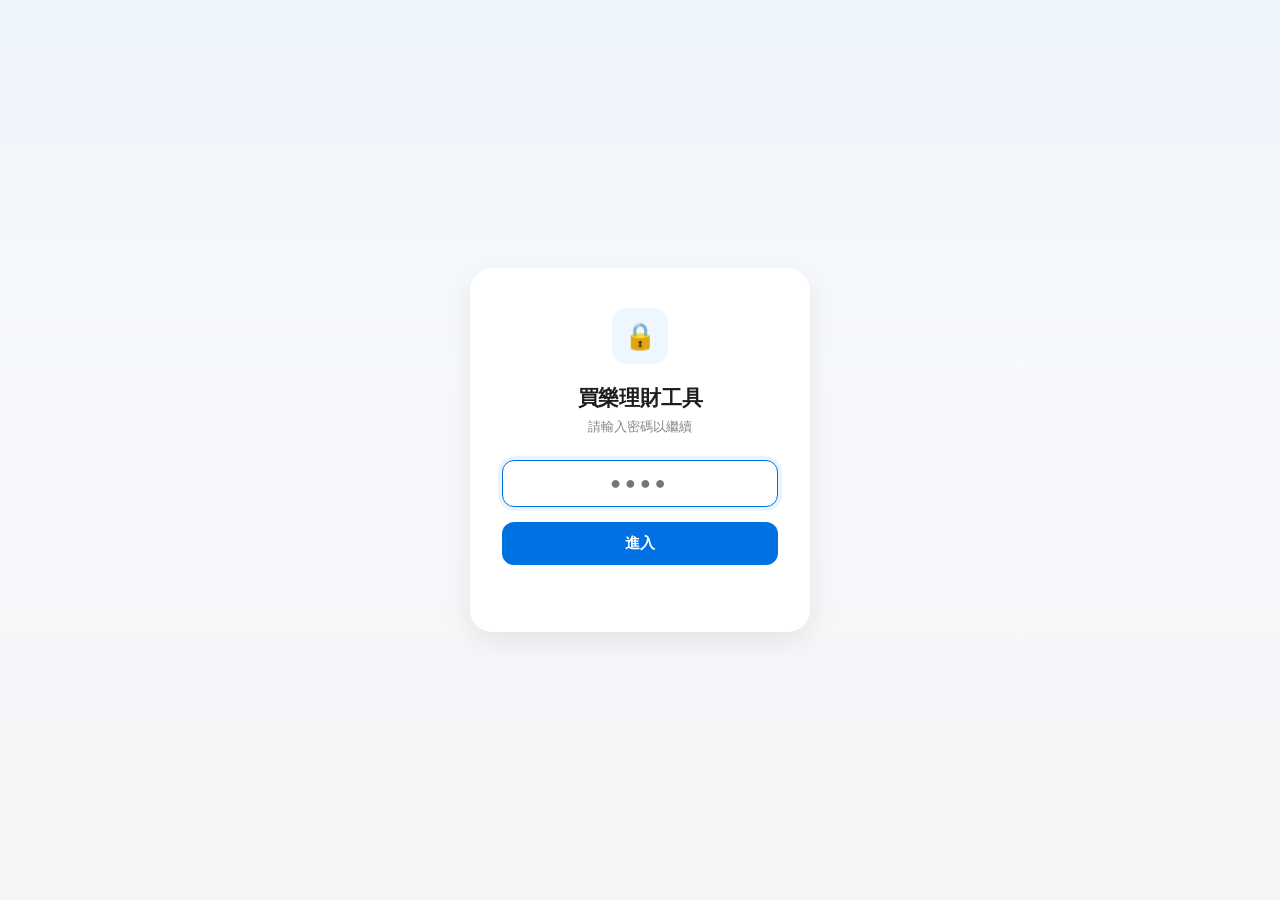
<file: tools.html>
<!DOCTYPE html>
<html lang="zh-TW">
<head>
<meta charset="UTF-8">
<meta name="viewport" content="width=device-width, initial-scale=1.0">
<title>買樂理財工具｜理財試算</title>
<link rel="stylesheet" href="auth.css">
<style>
  *, *::before, *::after { box-sizing: border-box; margin: 0; padding: 0; }
  body { font-family: -apple-system, BlinkMacSystemFont, "PingFang TC", "Microsoft JhengHei", "Segoe UI", sans-serif; color: #0f172a; background: #ffffff; }
  a { text-decoration: none; }

  /* Header */
  header { display: flex; align-items: center; justify-content: space-between; padding: 16px 40px; border-bottom: 1px solid #eef1f5; position: sticky; top: 0; background: #fff; z-index: 10; }
  .brand { display: flex; align-items: center; gap: 10px; }
  .avatar { width: 40px; height: 40px; border-radius: 50%; object-fit: cover; flex-shrink: 0; box-shadow: 0 1px 4px rgba(0,0,0,0.15); }
  .brand-name { font-size: 22px; font-weight: 700; color: #2563eb; white-space: nowrap; }
  nav { display: flex; gap: 32px; }
  nav a { font-size: 22px; color: #475569; font-weight: 600; padding-bottom: 4px; border-bottom: 2px solid transparent; }
  nav a.active { color: #2563eb; border-bottom-color: #2563eb; }
  nav a:hover:not(.active) { color: #0f172a; }
  .contact-btn { border: 1.5px solid #2563eb; color: #2563eb; font-size: 22px; font-weight: 600; padding: 9px 20px; border-radius: 999px; white-space: nowrap; }
  .contact-btn:hover { background: #eef4ff; }
  @media (max-width: 860px) { nav { display: none; } }

  /* Page background decoration */
  .page-wrap { position: relative; overflow: hidden; background: linear-gradient(180deg, #eef6ff 0%, #f7fbff 45%, #ffffff 75%); }
  .page-wrap svg.deco-top { position: absolute; top: -20px; right: -60px; width: 720px; max-width: 65%; opacity: 0.5; pointer-events: none; }
  .page-wrap svg.deco-bottom { position: absolute; bottom: -10px; left: -60px; width: 640px; max-width: 60%; opacity: 0.4; pointer-events: none; transform: scaleX(-1); }

  .main { position: relative; max-width: 1240px; margin: 0 auto; padding: 56px 40px 20px; text-align: center; }
  .badge { display: inline-flex; align-items: center; gap: 6px; background: #e8f0ff; color: #2563eb; font-size: 13px; font-weight: 600; padding: 7px 16px; border-radius: 999px; margin-bottom: 22px; }
  .main h1 { font-size: 36px; font-weight: 800; color: #0f172a; margin-bottom: 14px; }
  .main p.desc { font-size: 15px; color: #64748b; margin-bottom: 44px; }

  /* Tool cards */
  .tools-grid { display: grid; grid-template-columns: 1fr 1fr 1fr; gap: 28px; text-align: left; margin-bottom: 56px; }
  .tool-card { background: #fff; border-radius: 22px; padding: 30px; box-shadow: 0 20px 45px -20px rgba(15,23,42,0.15); border: 1px solid #f1f5f9; }
  .tool-card-head { display: flex; align-items: center; gap: 16px; margin-bottom: 24px; }
  .tool-icon { width: 56px; height: 56px; border-radius: 16px; display: flex; align-items: center; justify-content: center; font-size: 24px; flex-shrink: 0; }
  .tool-icon.blue { background: #e8f0ff; color: #2563eb; }
  .tool-icon.teal { background: #e3faf5; color: #0d9488; }
  .tool-icon.amber { background: #fef3e2; color: #d97706; }
  .tool-card-head h3 { font-size: 19px; font-weight: 800; color: #0f172a; margin-bottom: 3px; }
  .tool-card-head p { font-size: 13px; color: #94a3b8; }

  .field-row { display: flex; align-items: center; justify-content: space-between; background: #f8fafc; border-radius: 12px; padding: 13px 16px; margin-bottom: 10px; font-size: 14px; }
  .field-row .fk { display: flex; align-items: center; gap: 8px; color: #64748b; }
  .field-row .fv { font-weight: 700; color: #0f172a; }

  .card-btn { display: flex; align-items: center; justify-content: center; gap: 6px; width: 100%; padding: 14px; border-radius: 12px; font-size: 15px; font-weight: 700; color: #fff; margin: 18px 0 14px; }
  .card-btn.blue { background: #2563eb; }
  .card-btn.blue:hover { background: #1d4ed8; }
  .card-btn.teal { background: #0d9488; }
  .card-btn.teal:hover { background: #0b7d73; }
  .card-btn.amber { background: #d97706; }
  .card-btn.amber:hover { background: #b45309; }

  .result-row { display: flex; align-items: center; justify-content: space-between; border-radius: 12px; padding: 14px 16px; font-size: 14px; font-weight: 600; }
  .result-row.blue { background: #eef4ff; color: #1d4ed8; }
  .result-row.teal { background: #e3faf5; color: #0b7d73; }
  .result-row.amber { background: #fef3e2; color: #b45309; }
  .result-row .rv { font-size: 20px; font-weight: 800; }

  @media (max-width: 1100px) {
    .tools-grid { grid-template-columns: 1fr 1fr; }
  }
  @media (max-width: 860px) {
    header { padding: 14px 20px; }
    .main { padding: 40px 20px 10px; }
    .main h1 { font-size: 26px; }
    .tools-grid { grid-template-columns: 1fr; }
  }

  footer { text-align: center; padding: 26px 20px; color: #94a3b8; font-size: 13px; border-top: 1px solid #eef1f5; }
</style>
</head>
<body>
<script src="auth.js"></script>
<div id="main-content" style="display:none;">

<header>
  <div class="brand">
    <img class="avatar" src="avatar.png" alt="頭像">
    <div class="brand-name">買樂理財工具</div>
  </div>
  <nav>
    <a href="index.html">← 首頁</a>
    <a href="calculator.html">配息計算</a>
    <a href="dca.html">定期定額</a>
    <a href="leverage.html">房產活化</a>
  </nav>
  <a class="contact-btn" href="https://line.me/ti/p/0JGzWZG52U" target="_blank" rel="noopener">聯絡我</a>
</header>

<div class="page-wrap">
  <svg class="deco-top" viewBox="0 0 700 300" xmlns="http://www.w3.org/2000/svg">
    <polyline points="0,220 90,190 170,230 250,150 330,180 410,100 490,140 570,60 650,90 700,40" fill="none" stroke="#93c5fd" stroke-width="2.5"/>
    <g fill="#93c5fd">
      <circle cx="90" cy="190" r="4"/><circle cx="250" cy="150" r="4"/><circle cx="410" cy="100" r="4"/><circle cx="570" cy="60" r="4"/><circle cx="700" cy="40" r="5"/>
    </g>
  </svg>
  <svg class="deco-bottom" viewBox="0 0 700 300" xmlns="http://www.w3.org/2000/svg">
    <polyline points="0,220 90,190 170,230 250,150 330,180 410,100 490,140 570,60 650,90 700,40" fill="none" stroke="#7dd3c8" stroke-width="2.5"/>
    <g fill="#7dd3c8">
      <circle cx="90" cy="190" r="4"/><circle cx="250" cy="150" r="4"/><circle cx="410" cy="100" r="4"/><circle cx="570" cy="60" r="4"/><circle cx="700" cy="40" r="5"/>
    </g>
  </svg>

  <div class="main">
    <h1>選擇工具，開始你的理財試算</h1>
    <p class="desc">用簡單的數字，看見每月現金流與長期累積成果。</p>

    <div class="tools-grid">
      <div class="tool-card">
        <div class="tool-card-head">
          <div class="tool-icon blue">🧮</div>
          <div>
            <h3>配息計算機</h3>
            <p>快速估算每月現金流</p>
          </div>
        </div>
        <div class="field-row"><div class="fk">💰 保費</div><div class="fv">200 萬元</div></div>
        <div class="field-row"><div class="fk">% 手續費</div><div class="fv">4 %</div></div>
        <div class="field-row"><div class="fk">↻ 美元匯率</div><div class="fv" id="home-usd-rate">32.200</div></div>
        <a class="card-btn blue" href="calculator.html">開始配息試算 ›</a>
        <div class="result-row blue"><span>💲 預估每月配息</span><span class="rv">TWD 12,000 ~ 17,000</span></div>
      </div>

      <div class="tool-card">
        <div class="tool-card-head">
          <div class="tool-icon teal">📈</div>
          <div>
            <h3>定期定額</h3>
            <p>試算時間與複利的累積效果</p>
          </div>
        </div>
        <div class="field-row"><div class="fk">🏦 每月投入</div><div class="fv">10,000 元</div></div>
        <div class="field-row"><div class="fk">% 預計年化報酬</div><div class="fv">6 %</div></div>
        <div class="field-row"><div class="fk">📅 投資期間</div><div class="fv">20 年</div></div>
        <a class="card-btn teal" href="dca.html">開始複利試算 ›</a>
        <div class="result-row teal"><span>📈 預估累積成果</span><span class="rv">3,104,000 元</span></div>
      </div>

      <div class="tool-card">
        <div class="tool-card-head">
          <div class="tool-icon amber">🏠</div>
          <div>
            <h3>房產活化</h3>
            <p>理財型房貸增貸投資試算</p>
          </div>
        </div>
        <div class="field-row"><div class="fk">🏦 借款金額</div><div class="fv">1,000 萬元</div></div>
        <div class="field-row"><div class="fk">% 房貸年利率</div><div class="fv">2.6 %</div></div>
        <div class="field-row"><div class="fk">💰 配息基金投入</div><div class="fv">1,000 萬元</div></div>
        <a class="card-btn amber" href="leverage.html">開始房產活化試算 ›</a>
        <div class="result-row amber"><span>💰 預估每月淨現金流</span><span class="rv">約 TWD 50,000</span></div>
      </div>
    </div>
  </div>
</div>

</div>

<script>
// 首頁配息計算機預覽卡片：抓取即時美元匯率取代靜態範例值，
// 邏輯與 calculator.html 的 fetchLiveRate() 相同，失敗時保留原本的靜態範例值。
(async function () {
  const el = document.getElementById('home-usd-rate');
  if (!el) return;
  try {
    const res = await fetch('https://open.er-api.com/v6/latest/USD');
    const data = await res.json();
    const twd = data.rates && data.rates.TWD;
    if (twd) {
      el.textContent = twd.toFixed(3);
    }
  } catch (e) {
    // 抓取失敗時維持頁面原本顯示的範例匯率，不影響版面
  }
})();
</script>

</body>
</html>
</file>
<file: auth.css>
/* 共用密碼鎖畫面樣式。要改密碼請改 auth.js 裡的 SITE_PASSWORD。 */
#lock-screen {
  position: fixed; inset: 0; z-index: 999;
  display: flex; align-items: center; justify-content: center;
  background: linear-gradient(180deg, #eef4fb 0%, #f7f9fc 40%, #f5f5f7 100%);
  font-family: -apple-system, BlinkMacSystemFont, "Segoe UI", sans-serif;
}
#lock-screen .lock-card {
  background: #fff; border-radius: 22px; padding: 2.5rem 2rem;
  width: 90%; max-width: 340px; text-align: center;
  box-shadow: 0 10px 30px rgba(0,0,0,0.08);
}
#lock-screen .lock-icon {
  width: 56px; height: 56px; border-radius: 16px; margin: 0 auto 1.25rem;
  background: #eef6ff; display: flex; align-items: center; justify-content: center;
  font-size: 26px;
}
#lock-screen h1 { font-size: 1.3rem; font-weight: 700; margin-bottom: 0.4rem; letter-spacing: -0.01em; color: #1d1d1f; }
#lock-screen p { font-size: 13px; color: #86868b; margin-bottom: 1.5rem; }
#lock-screen #password-input {
  width: 100%; font-size: 18px; font-weight: 600; text-align: center;
  letter-spacing: 4px; padding: 12px 14px; border-radius: 12px;
  border: 1.5px solid #e5e5ea; background: #f9f9fb; color: #1d1d1f;
  margin-bottom: 0.9rem; font-family: inherit; box-sizing: border-box;
}
#lock-screen #password-input:focus { outline: none; border-color: #0071e3; background: #fff; box-shadow: 0 0 0 4px rgba(0,113,227,0.08); }
#lock-screen #unlock-btn {
  width: 100%; padding: 12px; border: none; border-radius: 12px;
  background: #0071e3; color: #fff; font-size: 15px; font-weight: 600;
  cursor: pointer; transition: background .15s;
}
#lock-screen #unlock-btn:hover { background: #0060c2; }
#lock-screen #lock-error { color: #d0392b; font-size: 13px; margin-top: 0.7rem; min-height: 16px; }
</file>
